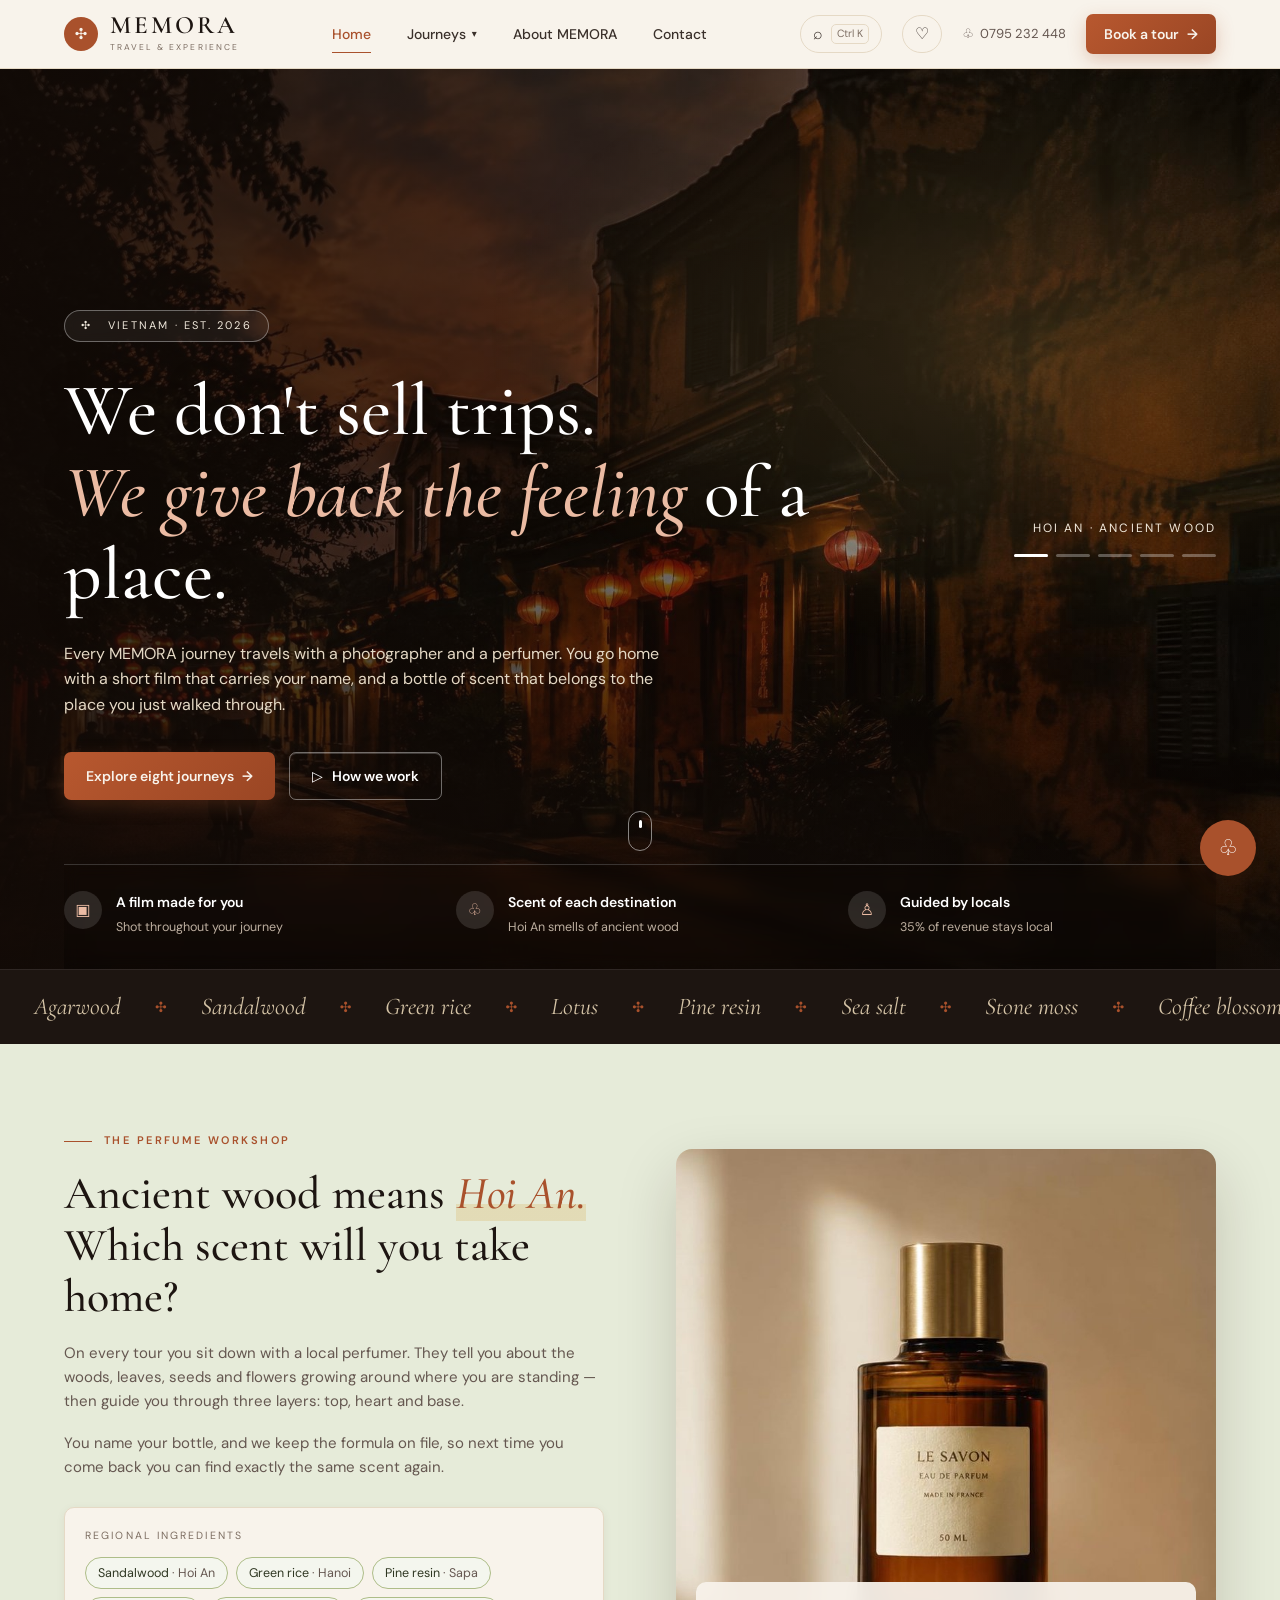
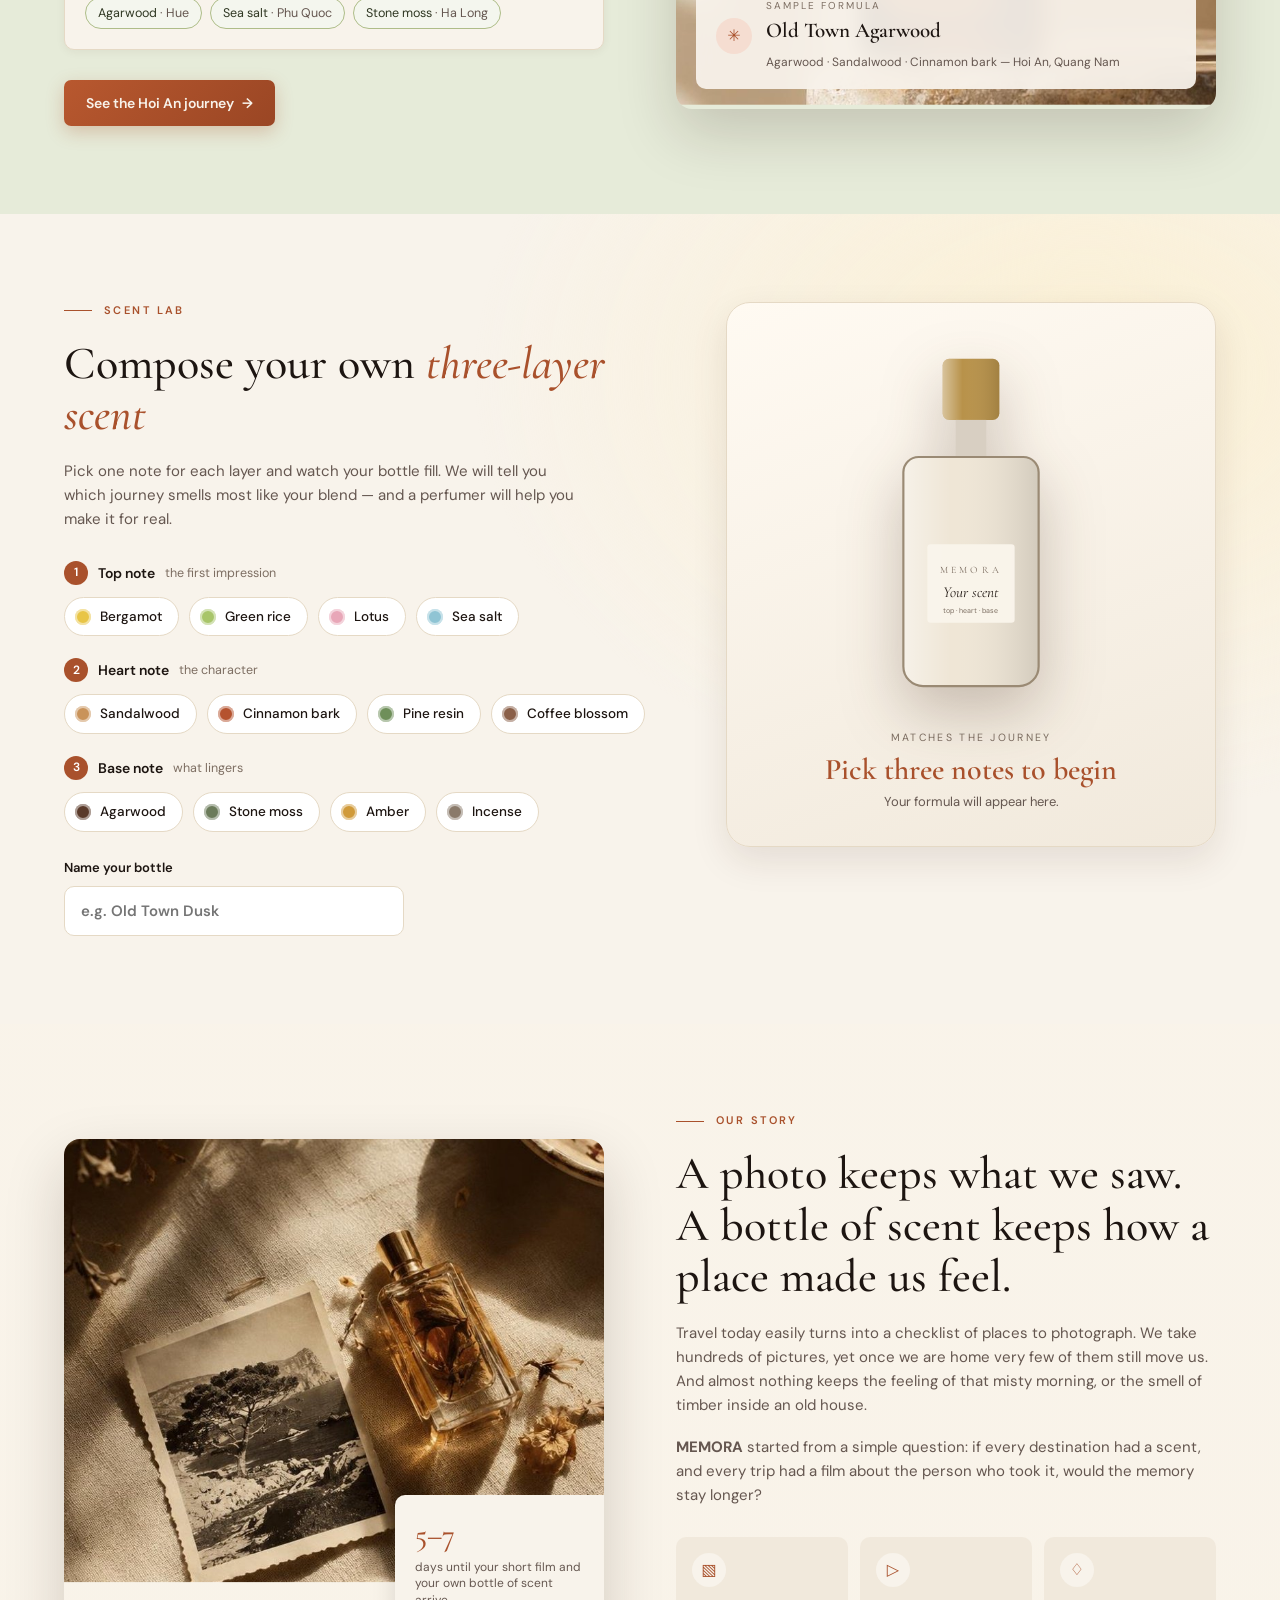
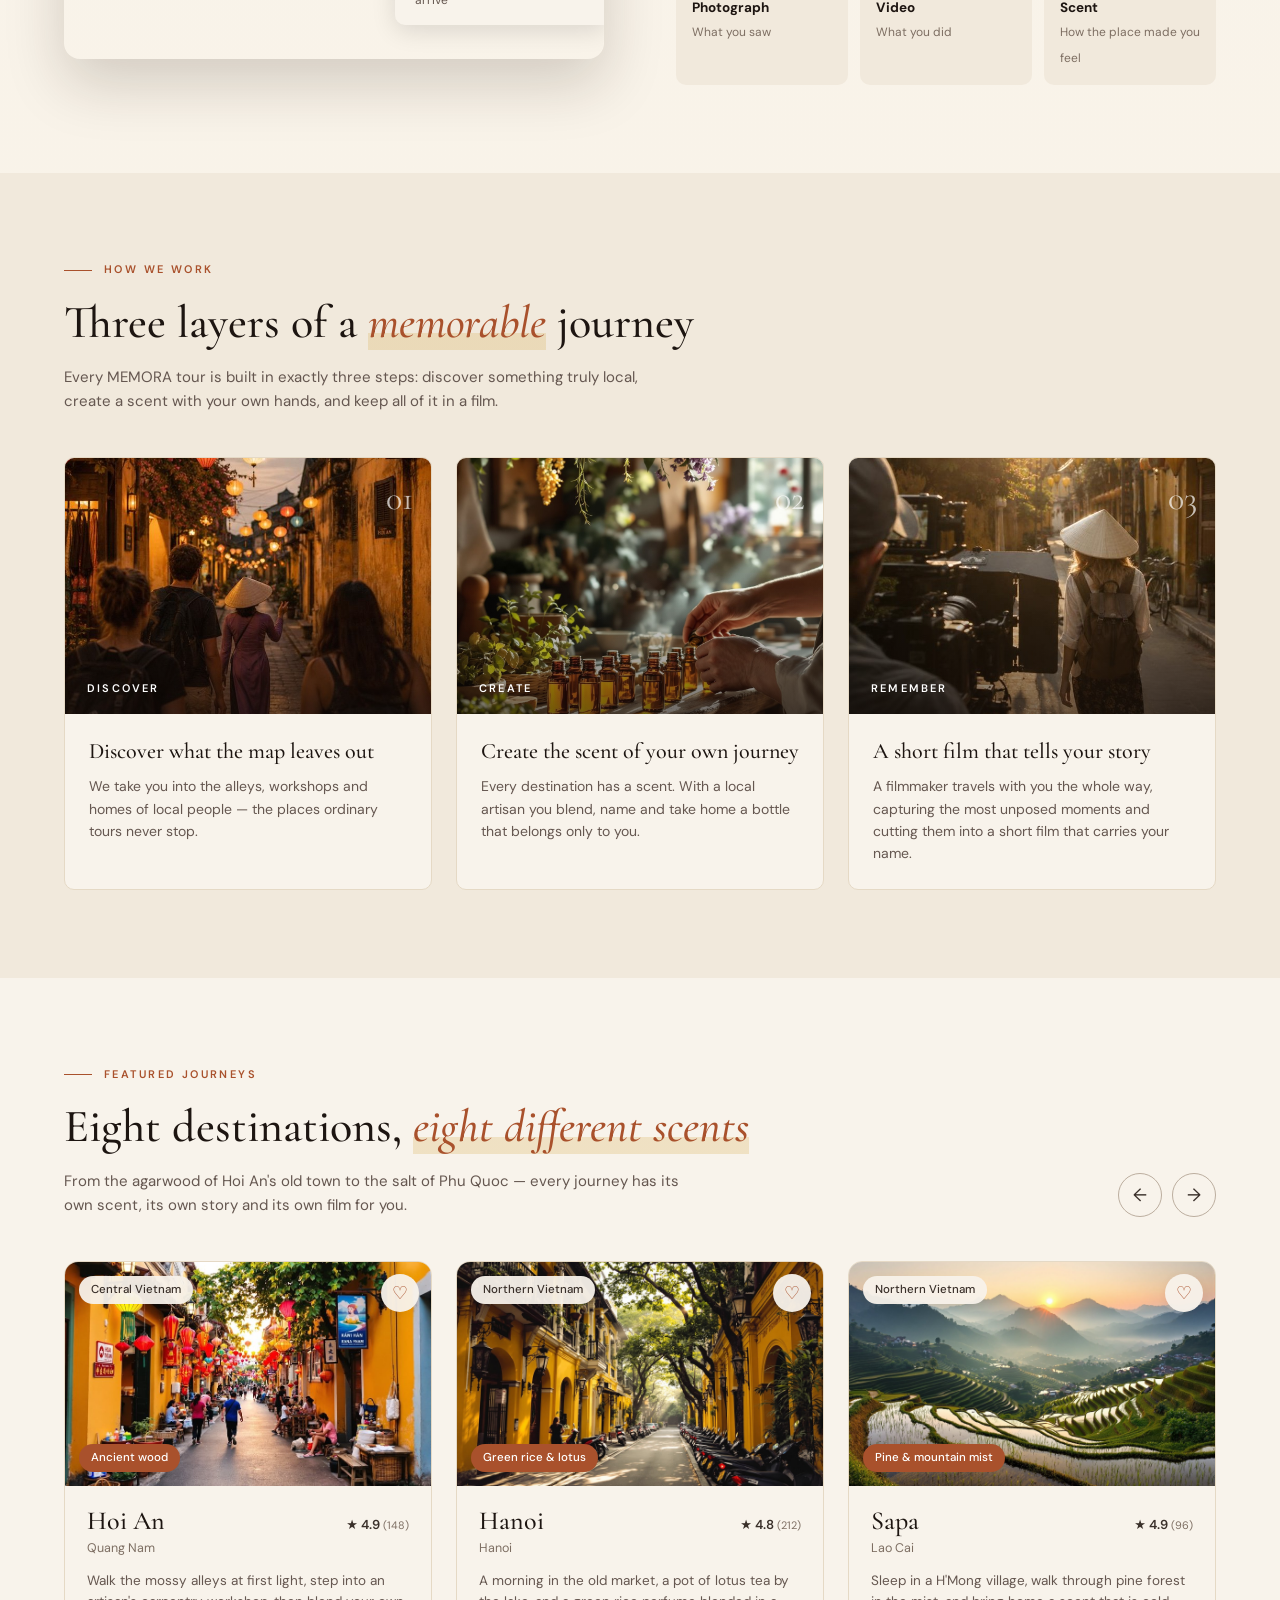
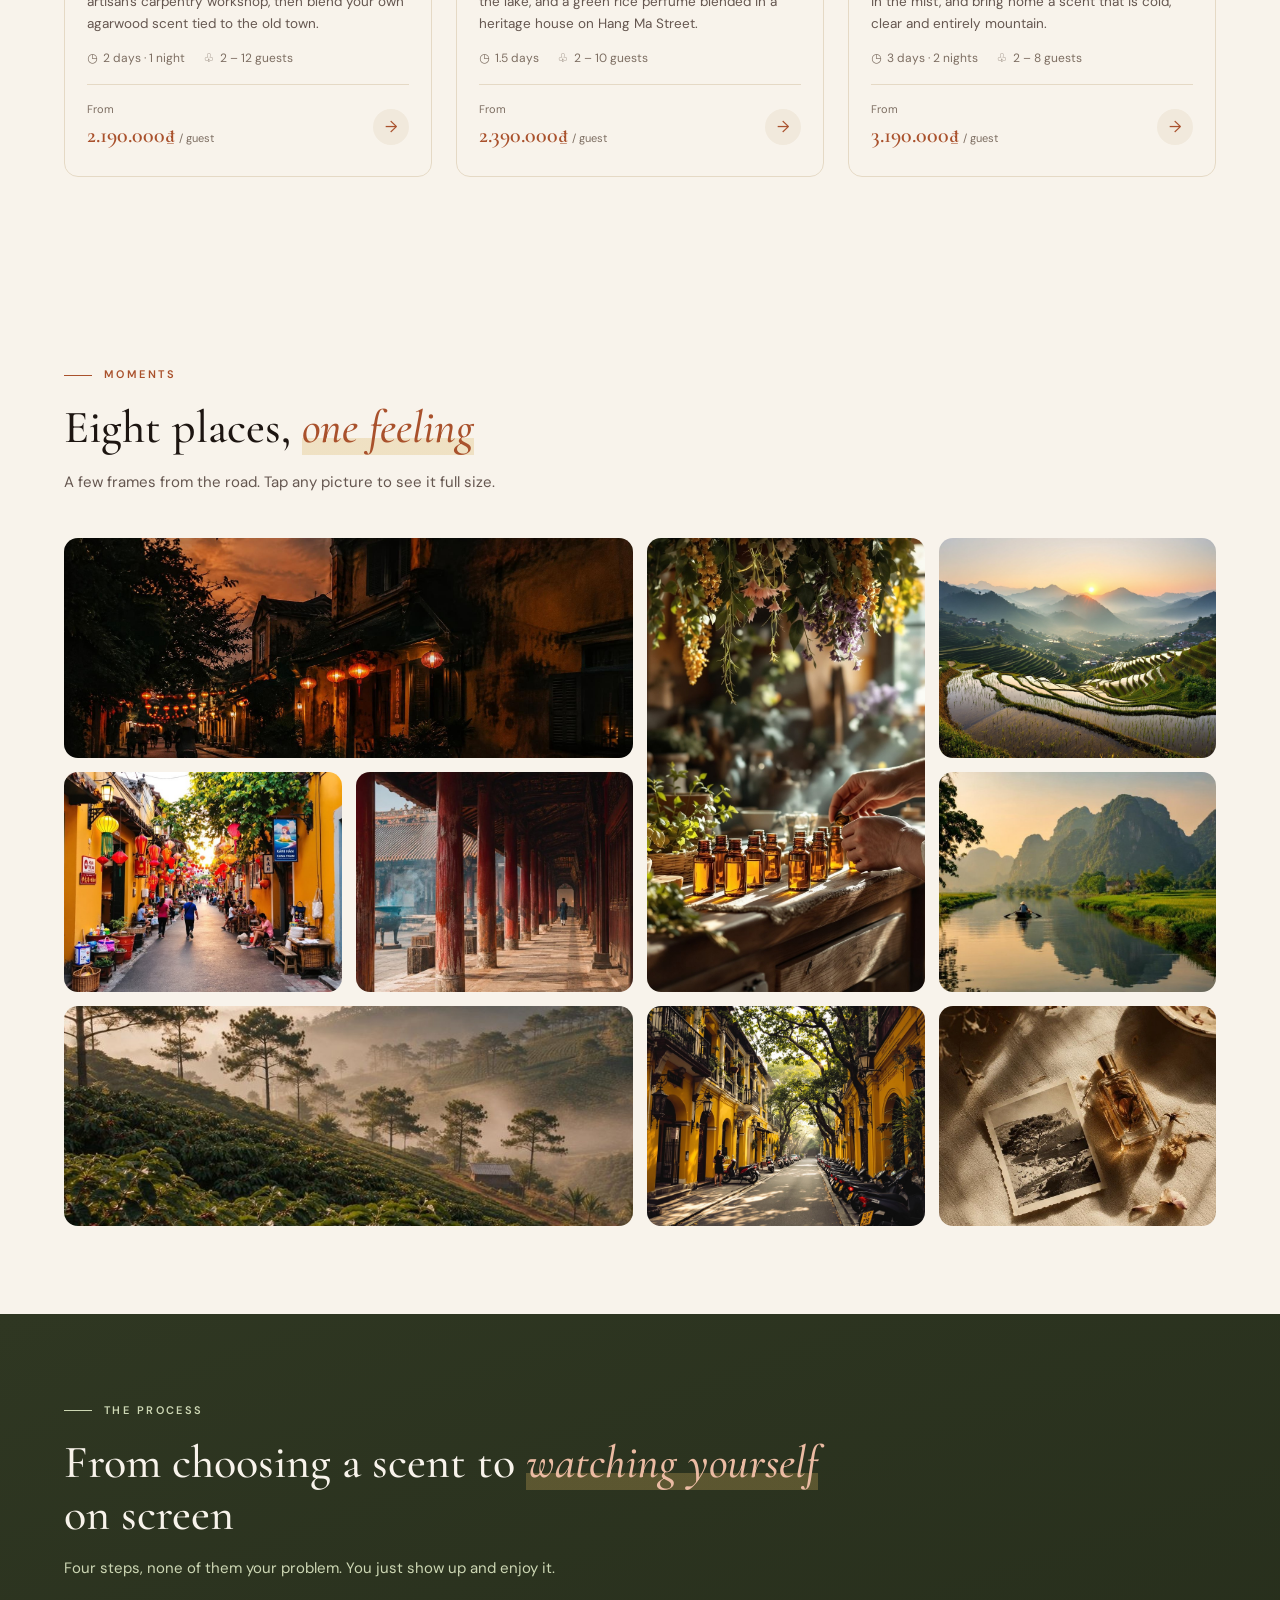
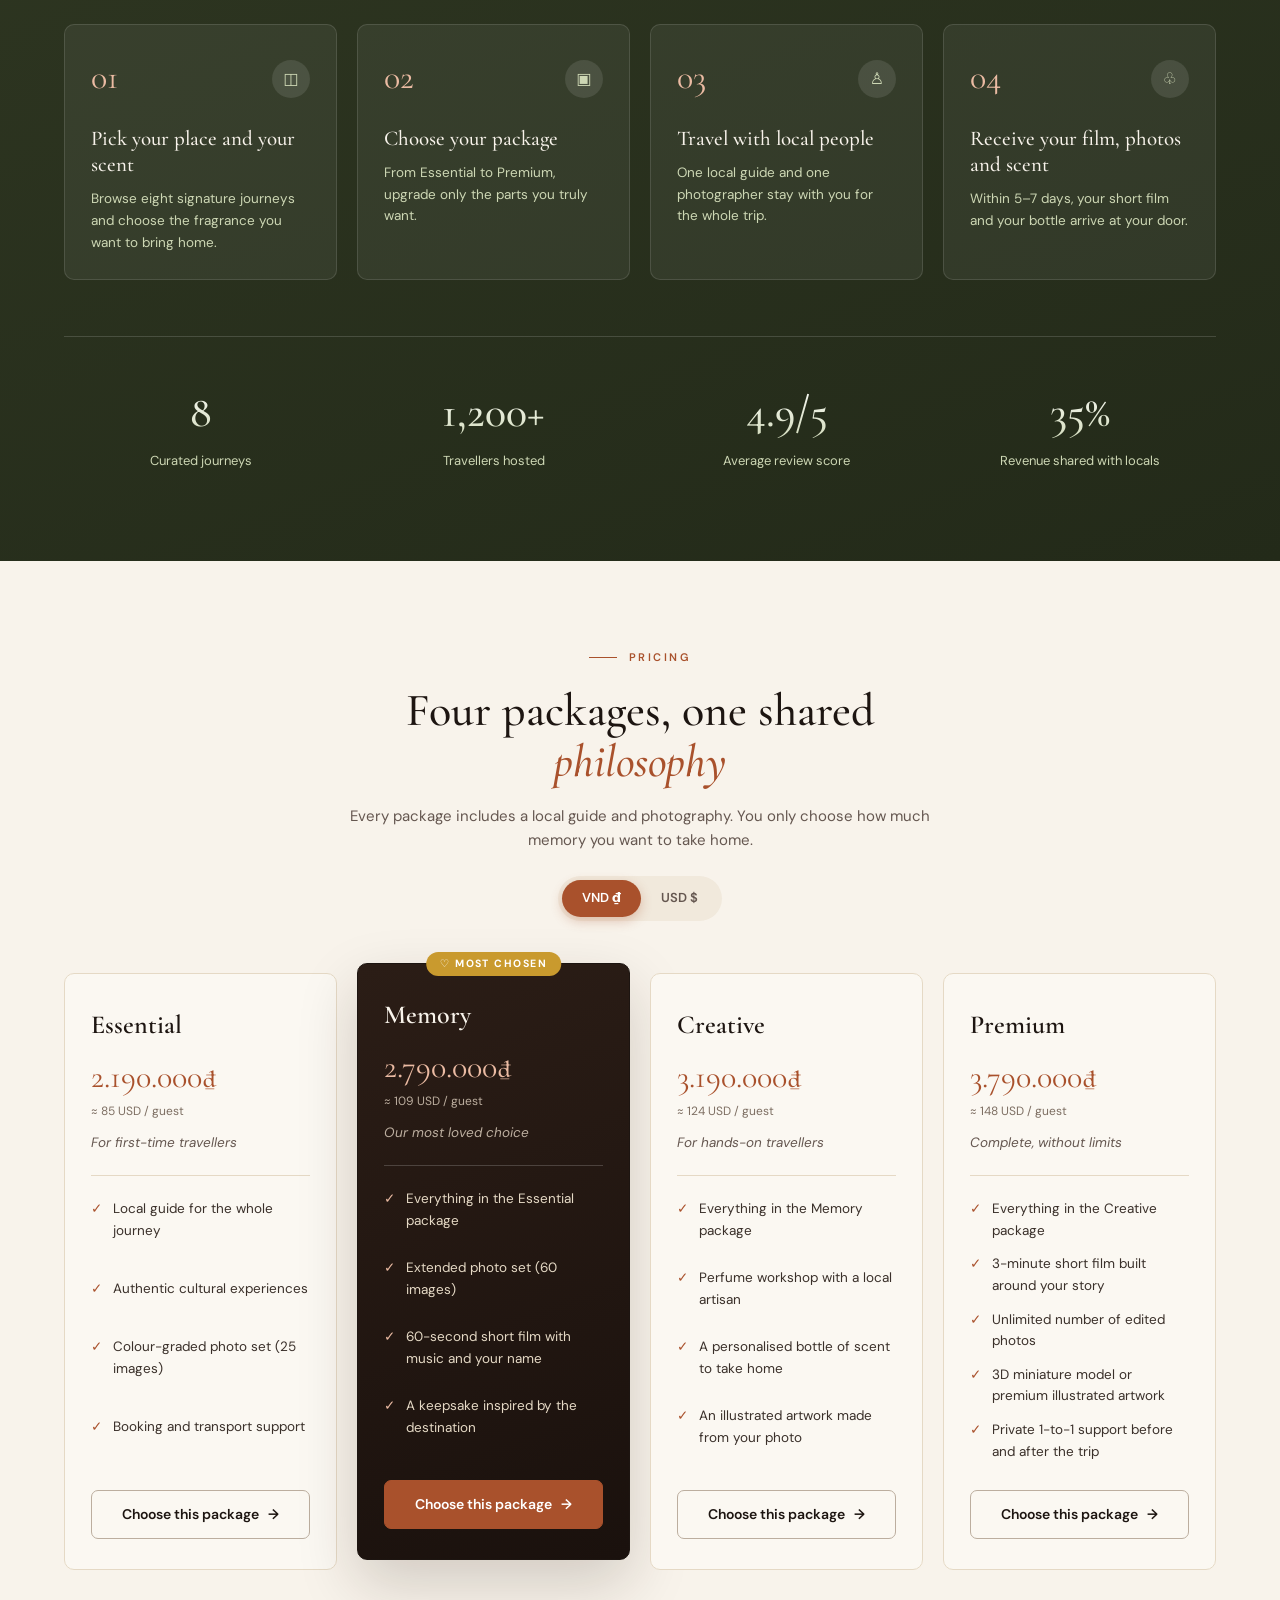
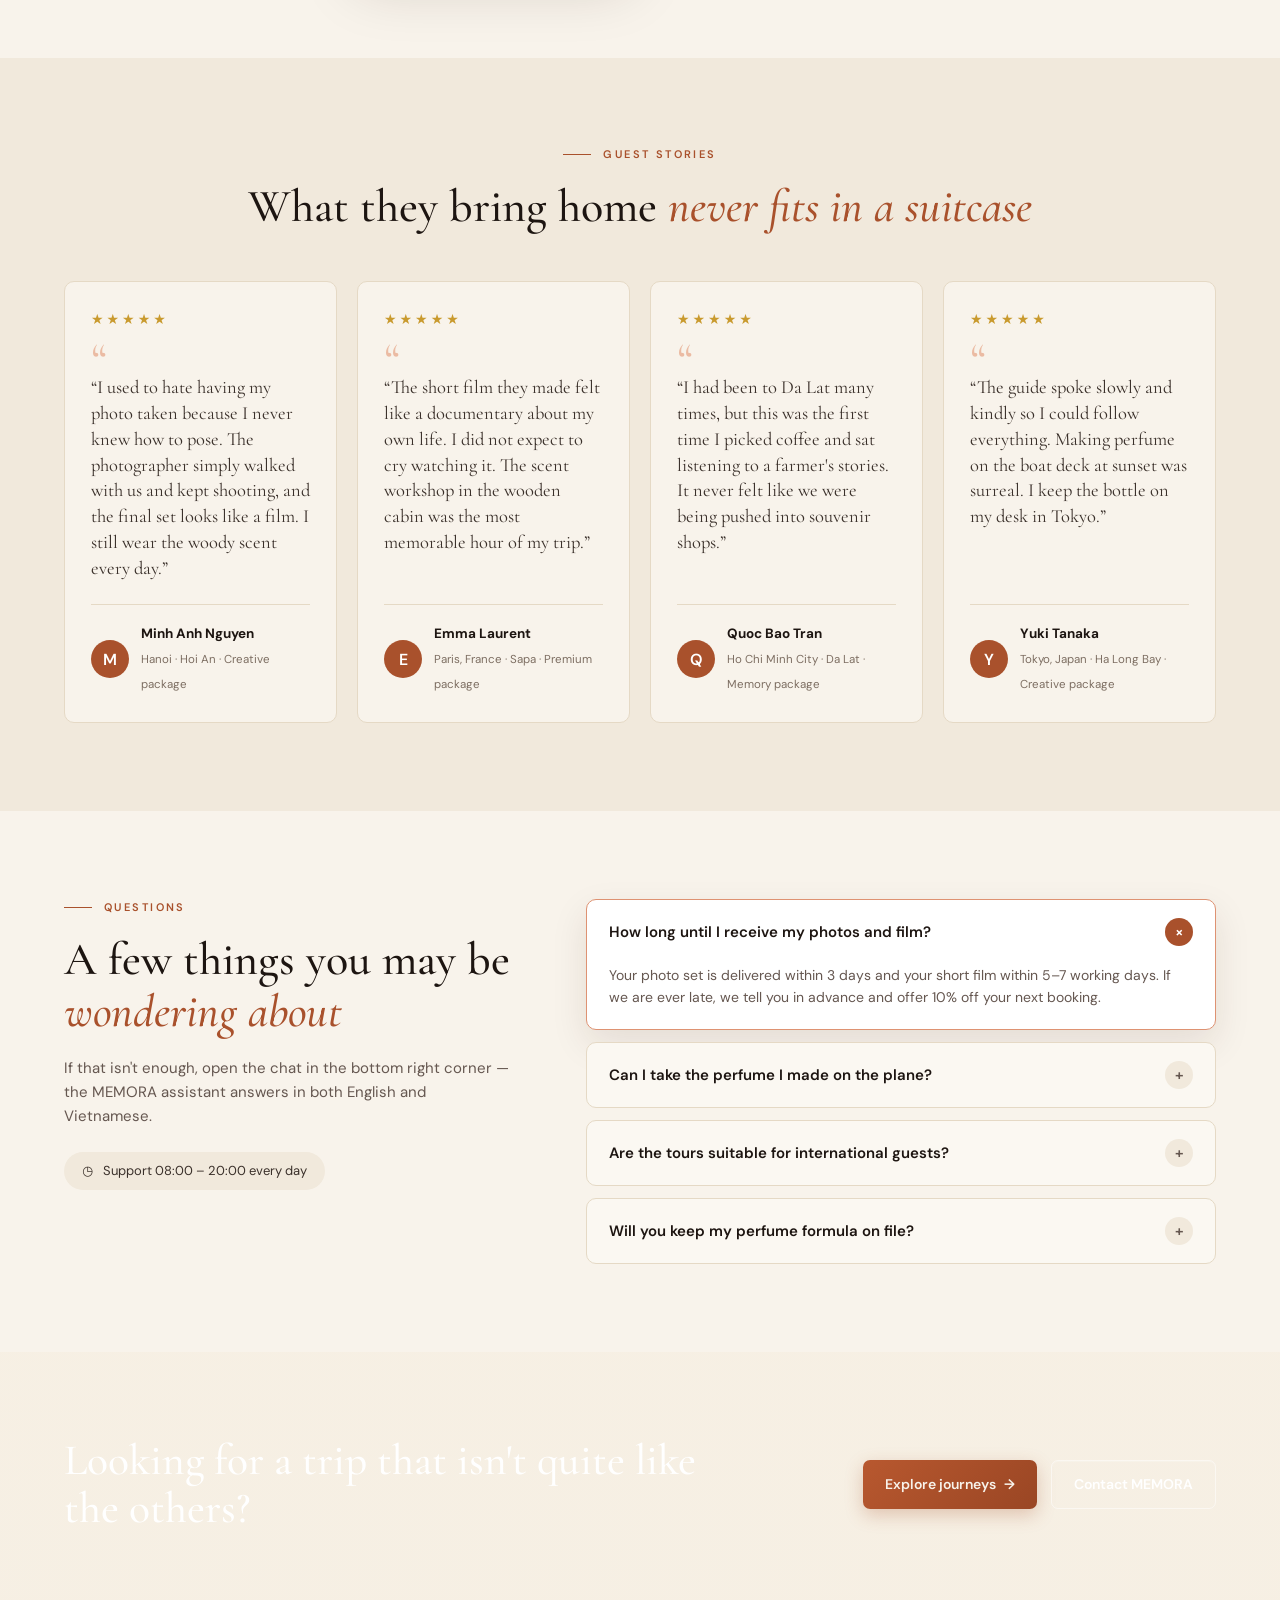
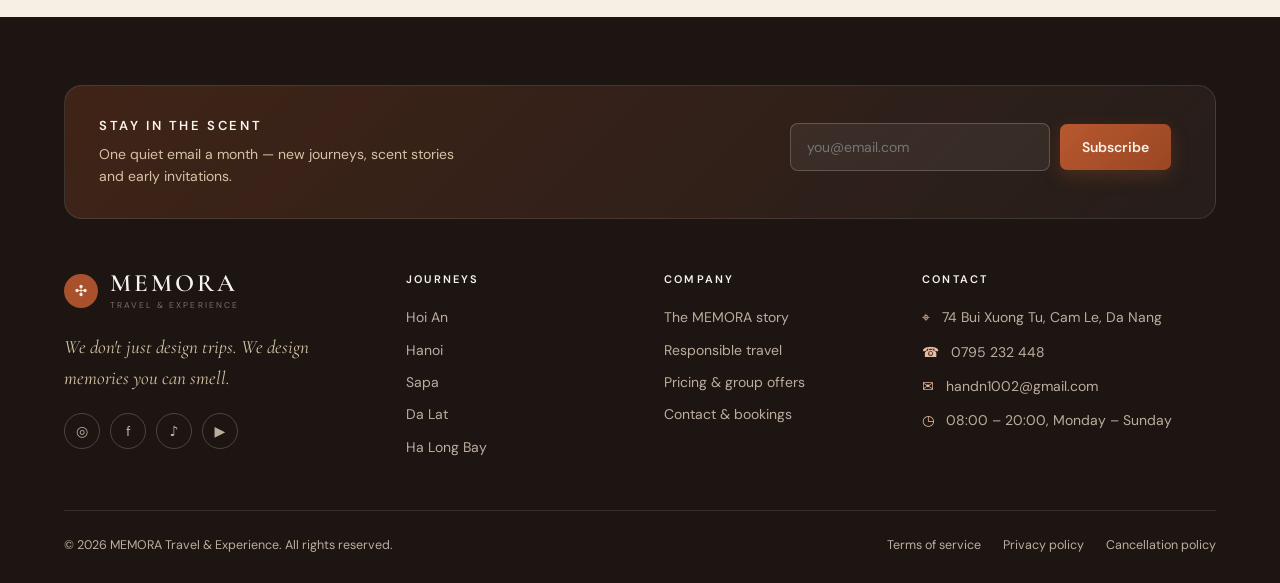
<file: memora-v5/index.html>
<!DOCTYPE html>
<html lang="en"><head><meta charset="UTF-8">
<meta name="viewport" content="width=device-width, initial-scale=1"><meta name="theme-color" content="#f8f3eb">
<meta name="description" content="MEMORA — Vietnam experiential tours and personalised scents. Thoughtful journeys, local makers and memories made to last.">
<title>MEMORA — Vietnam Experiential Tours &amp; Personalised Scents</title>
<link rel="preconnect" href="https://fonts.googleapis.com"><link rel="preconnect" href="https://fonts.gstatic.com" crossorigin>
<link href="https://fonts.googleapis.com/css2?family=Cormorant+Garamond:ital,wght@0,500;0,600;0,700;1,500;1,600&family=DM+Sans:wght@400;500;600;700&display=swap" rel="stylesheet">
<script>try{if(!sessionStorage.getItem('memoraSeen'))document.documentElement.classList.add('pl')}catch(e){}</script>
<link rel="stylesheet" href="assets/styles.css">
</head>
<body data-page="home" data-root="">
<div class="preloader" id="preloader"><div class="pl-mark">✣</div><div class="pl-word">MEMORA</div><div class="pl-sub">TRAVEL &amp; EXPERIENCE</div><div class="pl-bar"><i></i></div></div><div class="cursor" id="cursor"></div><div class="progress" id="progress"></div><div id="siteHeader"><header class="site-header"><div class="container nav">
      <a class="brand" href="index.html" aria-label="MEMORA home"><span class="brand-mark">✣</span><span><span class="brand-word">MEMORA</span><span class="brand-tag">TRAVEL &amp; EXPERIENCE</span></span></a>
      <nav class="nav-links" id="mainNav" aria-label="Main navigation">
        <a class="active" href="index.html">Home</a>
        <div class="has-mega"><a class="" href="journeys/index.html">Journeys <i class="caret">▾</i></a><div class="mega"><div class="mega-grid"><a class="mega-item" href="contact/index.html?journey=hoi-an" data-quickview="hoi-an"><img src="assets/img/hoi-an.jpg" alt="" loading="lazy"><span><b>Hoi An</b><small>Ancient wood</small></span></a><a class="mega-item" href="contact/index.html?journey=hanoi" data-quickview="hanoi"><img src="assets/img/hanoi.jpg" alt="" loading="lazy"><span><b>Hanoi</b><small>Green rice &amp; lotus</small></span></a><a class="mega-item" href="contact/index.html?journey=sapa" data-quickview="sapa"><img src="assets/img/sapa.jpg" alt="" loading="lazy"><span><b>Sapa</b><small>Pine &amp; mountain mist</small></span></a><a class="mega-item" href="contact/index.html?journey=da-lat" data-quickview="da-lat"><img src="assets/img/da-lat.jpg" alt="" loading="lazy"><span><b>Da Lat</b><small>Coffee &amp; pine</small></span></a><a class="mega-item" href="contact/index.html?journey=ha-long" data-quickview="ha-long"><img src="assets/img/ha-long.jpg" alt="" loading="lazy"><span><b>Ha Long Bay</b><small>Water &amp; stone moss</small></span></a><a class="mega-item" href="contact/index.html?journey=hue" data-quickview="hue"><img src="assets/img/hue.jpg" alt="" loading="lazy"><span><b>Hue</b><small>Incense &amp; the citadel</small></span></a><a class="mega-item" href="contact/index.html?journey=phu-quoc" data-quickview="phu-quoc"><img src="assets/img/phu-quoc.jpg" alt="" loading="lazy"><span><b>Phu Quoc</b><small>Salt &amp; sea</small></span></a><a class="mega-item" href="contact/index.html?journey=ninh-binh" data-quickview="ninh-binh"><img src="assets/img/ninh-binh.jpg" alt="" loading="lazy"><span><b>Ninh Binh</b><small>Limestone &amp; wet grass</small></span></a></div><a class="mega-all" href="journeys/index.html">View all eight journeys →</a></div></div>
        <a class="" href="about/index.html">About MEMORA</a>
        <a class="" href="contact/index.html">Contact</a>
      </nav>
      <div class="nav-right"><button class="icon-btn" id="searchBtn" type="button" aria-label="Search (Ctrl K)">⌕<kbd>Ctrl K</kbd></button><a class="icon-btn wish" href="journeys/index.html?saved=1" aria-label="Saved journeys">♡<span class="badge" id="wishCount" hidden>0</span></a><a class="nav-phone" href="tel:0795232448">♧ &nbsp;0795 232 448</a><a class="btn btn-primary" href="contact/index.html">Book a tour <span>→</span></a><button class="menu-toggle" id="menuToggle" aria-label="Open navigation">☰</button></div>
    </div></header></div><main id="app">
      <section class="home-hero"><div class="hero-slides" id="heroSlides"><div class="hero-slide on" data-cap="Hoi An · Ancient wood" style="background-image:url(assets/img/hero.jpg)"></div><div class="hero-slide" data-cap="Sapa · Pine &amp; mountain mist" style="background-image:url(assets/img/sapa.jpg)"></div><div class="hero-slide" data-cap="Ninh Binh · Limestone &amp; wet grass" style="background-image:url(assets/img/ninh-binh.jpg)"></div><div class="hero-slide" data-cap="Hue · Incense &amp; the citadel" style="background-image:url(assets/img/hue.jpg)"></div><div class="hero-slide" data-cap="Phu Quoc · Salt &amp; sea" style="background-image:url(assets/img/cta-river.jpg)"></div></div><div class="container hero-inner">
        <div class="home-eyebrow">✣ &nbsp; VIETNAM · EST. 2026</div>
        <h1>We don't sell trips.<br><em>We give back the feeling</em> of a place.</h1>
        <p>Every MEMORA journey travels with a photographer and a perfumer. You go home with a short film that carries your name, and a bottle of scent that belongs to the place you just walked through.</p>
        <div class="home-actions"><a class="btn btn-primary" href="journeys/index.html">Explore eight journeys <span>→</span></a><a class="btn btn-outline" href="index.html#how-we-work">▷ &nbsp; How we work</a></div>
        <div class="hero-proof"><div class="proof-item"><span class="proof-icon">▣</span><span><b>A film made for you</b><small>Shot throughout your journey</small></span></div><div class="proof-item"><span class="proof-icon">♧</span><span><b>Scent of each destination</b><small>Hoi An smells of ancient wood</small></span></div><div class="proof-item"><span class="proof-icon">♙</span><span><b>Guided by locals</b><small>35% of revenue stays local</small></span></div></div>
      </div><div class="hero-controls"><div class="hero-caption" id="heroCap"></div><div class="hero-dots" id="heroDots"></div></div><a class="scroll-cue" href="#scent-ticker" aria-label="Scroll down"><i></i></a></section>

      <div class="ticker" id="scent-ticker" aria-hidden="true"><div class="ticker-track"><span>Agarwood</span><i>✣</i><span>Sandalwood</span><i>✣</i><span>Green rice</span><i>✣</i><span>Lotus</span><i>✣</i><span>Pine resin</span><i>✣</i><span>Sea salt</span><i>✣</i><span>Stone moss</span><i>✣</i><span>Coffee blossom</span><i>✣</i><span>Cinnamon bark</span><i>✣</i><span>Incense</span><i>✣</i><span>Wet grass</span><i>✣</i><span>Bergamot</span><i>✣</i><span>Agarwood</span><i>✣</i><span>Sandalwood</span><i>✣</i><span>Green rice</span><i>✣</i><span>Lotus</span><i>✣</i><span>Pine resin</span><i>✣</i><span>Sea salt</span><i>✣</i><span>Stone moss</span><i>✣</i><span>Coffee blossom</span><i>✣</i><span>Cinnamon bark</span><i>✣</i><span>Incense</span><i>✣</i><span>Wet grass</span><i>✣</i><span>Bergamot</span><i>✣</i></div></div>

      <section class="workshop-section"><div class="container workshop-grid reveal"><div class="workshop-copy"><div class="eyebrow">THE PERFUME WORKSHOP</div><h2>Ancient wood means <em>Hoi An.</em><br>Which scent will you take home?</h2><p>On every tour you sit down with a local perfumer. They tell you about the woods, leaves, seeds and flowers growing around where you are standing — then guide you through three layers: top, heart and base.</p><p>You name your bottle, and we keep the formula on file, so next time you come back you can find exactly the same scent again.</p><div class="ingredient-box"><div class="ingredient-title">REGIONAL INGREDIENTS</div><div class="ingredient-pills"><span class="ingredient-pill">Sandalwood <span>· Hoi An</span></span><span class="ingredient-pill">Green rice <span>· Hanoi</span></span><span class="ingredient-pill">Pine resin <span>· Sapa</span></span><span class="ingredient-pill">Agarwood <span>· Hue</span></span><span class="ingredient-pill">Sea salt <span>· Phu Quoc</span></span><span class="ingredient-pill">Stone moss <span>· Ha Long</span></span></div></div><a class="btn btn-primary" href="contact/index.html?journey=hoi-an">See the Hoi An journey <span>→</span></a></div><div class="workshop-photo"><img data-parallax src="assets/img/perfume-workshop.jpg" alt="Amber perfume bottle from the MEMORA scent workshop"><div class="formula-card"><span class="formula-mark">✳</span><div><small>SAMPLE FORMULA</small><strong>Old Town Agarwood</strong><span>Agarwood · Sandalwood · Cinnamon bark — Hoi An, Quang Nam</span></div></div></div></div></section>

      <section class="lab-section" id="scent-lab"><div class="container lab-grid reveal"><div class="lab-copy"><div class="eyebrow">SCENT LAB</div><h2>Compose your own <em>three-layer scent</em></h2><p>Pick one note for each layer and watch your bottle fill. We will tell you which journey smells most like your blend — and a perfumer will help you make it for real.</p>
        <div class="lab-layer"><h4><span>1</span> Top note <small>the first impression</small></h4><div class="notes"><button type="button" class="note" data-layer="top" data-name="Bergamot" data-color="#e8c547" data-tags="ninh-binh"><i style="background:#e8c547"></i>Bergamot</button><button type="button" class="note" data-layer="top" data-name="Green rice" data-color="#a8c56a" data-tags="hanoi"><i style="background:#a8c56a"></i>Green rice</button><button type="button" class="note" data-layer="top" data-name="Lotus" data-color="#e8a7b8" data-tags="hanoi"><i style="background:#e8a7b8"></i>Lotus</button><button type="button" class="note" data-layer="top" data-name="Sea salt" data-color="#8fc4d4" data-tags="phu-quoc"><i style="background:#8fc4d4"></i>Sea salt</button></div></div>
        <div class="lab-layer"><h4><span>2</span> Heart note <small>the character</small></h4><div class="notes"><button type="button" class="note" data-layer="heart" data-name="Sandalwood" data-color="#c9935a" data-tags="hoi-an"><i style="background:#c9935a"></i>Sandalwood</button><button type="button" class="note" data-layer="heart" data-name="Cinnamon bark" data-color="#b5532f" data-tags="hoi-an"><i style="background:#b5532f"></i>Cinnamon bark</button><button type="button" class="note" data-layer="heart" data-name="Pine resin" data-color="#6f8f5a" data-tags="sapa"><i style="background:#6f8f5a"></i>Pine resin</button><button type="button" class="note" data-layer="heart" data-name="Coffee blossom" data-color="#8a5f48" data-tags="da-lat"><i style="background:#8a5f48"></i>Coffee blossom</button></div></div>
        <div class="lab-layer"><h4><span>3</span> Base note <small>what lingers</small></h4><div class="notes"><button type="button" class="note" data-layer="base" data-name="Agarwood" data-color="#5a3a2a" data-tags="hoi-an"><i style="background:#5a3a2a"></i>Agarwood</button><button type="button" class="note" data-layer="base" data-name="Stone moss" data-color="#6b7b5a" data-tags="ha-long"><i style="background:#6b7b5a"></i>Stone moss</button><button type="button" class="note" data-layer="base" data-name="Amber" data-color="#d09a3a" data-tags="da-lat"><i style="background:#d09a3a"></i>Amber</button><button type="button" class="note" data-layer="base" data-name="Incense" data-color="#8a7a6a" data-tags="hue"><i style="background:#8a7a6a"></i>Incense</button></div></div>
        <label class="lab-name"><span>Name your bottle</span><input id="labName" maxlength="22" placeholder="e.g. Old Town Dusk"></label></div>
        <div class="lab-stage"><svg class="bottle" viewBox="0 0 220 340" aria-label="Your scent bottle"><defs><clipPath id="glass"><path d="M62 110 h96 a14 14 0 0 1 14 14 v178 a18 18 0 0 1 -18 18 h-88 a18 18 0 0 1 -18 -18 v-178 a14 14 0 0 1 14 -14z"/></clipPath><linearGradient id="shine" x1="0" x2="1"><stop offset="0" stop-color="#fff" stop-opacity=".45"/><stop offset=".35" stop-color="#fff" stop-opacity="0"/><stop offset="1" stop-color="#000" stop-opacity=".12"/></linearGradient></defs>
          <rect x="84" y="20" width="52" height="56" rx="6" fill="#b8924a"/><rect x="84" y="20" width="52" height="56" rx="6" fill="url(#shine)"/><rect x="96" y="76" width="28" height="34" fill="#d8cfc2"/>
          <g clip-path="url(#glass)"><rect x="40" y="100" width="140" height="240" fill="#efe6d6"/><rect id="lyTop" class="ly" x="40" y="320" width="140" height="0" fill="#e8c547"/><rect id="lyHeart" class="ly" x="40" y="320" width="140" height="0" fill="#c9935a"/><rect id="lyBase" class="ly" x="40" y="320" width="140" height="0" fill="#5a3a2a"/></g>
          <path d="M62 110 h96 a14 14 0 0 1 14 14 v178 a18 18 0 0 1 -18 18 h-88 a18 18 0 0 1 -18 -18 v-178 a14 14 0 0 1 14 -14z" fill="url(#shine)" stroke="#9a8a74" stroke-width="2"/>
          <rect x="70" y="190" width="80" height="72" rx="3" fill="#faf5ec" opacity=".96"/><text x="110" y="216" text-anchor="middle" font-family="Cormorant Garamond,Georgia,serif" font-size="9" letter-spacing="3" fill="#7d6e62">MEMORA</text><text id="svgName" x="110" y="238" text-anchor="middle" font-family="Cormorant Garamond,Georgia,serif" font-size="14" font-style="italic" fill="#2b221d">Your scent</text><text id="svgNotes" x="110" y="253" text-anchor="middle" font-family="DM Sans,sans-serif" font-size="6.5" fill="#7d6e62">top · heart · base</text></svg>
          <div class="lab-result" id="labResult"><small>MATCHES THE JOURNEY</small><strong id="labTour">Pick three notes to begin</strong><span id="labFormula">Your formula will appear here.</span><a class="btn btn-primary" id="labBook" href="contact/index.html" hidden>Book this journey <span>→</span></a></div></div></div></section>

      <section class="story-section"><div class="container story-grid reveal"><div class="story-photo"><img data-parallax src="assets/img/our-story.jpg" alt="A bottle of scent beside a travel photograph"><div class="delivery-note"><strong>5–7</strong><span>days until your short film and your own bottle of scent arrive</span></div></div><div class="story-copy"><div class="eyebrow">OUR STORY</div><h2>A photo keeps what we saw. A bottle of scent keeps how a place made us feel.</h2><p>Travel today easily turns into a checklist of places to photograph. We take hundreds of pictures, yet once we are home very few of them still move us. And almost nothing keeps the feeling of that misty morning, or the smell of timber inside an old house.</p><p><strong>MEMORA</strong> started from a simple question: if every destination had a scent, and every trip had a film about the person who took it, would the memory stay longer?</p><div class="story-points"><div class="story-point"><span class="point-icon">▧</span><b>Photograph</b><small>What you saw</small></div><div class="story-point"><span class="point-icon">▷</span><b>Video</b><small>What you did</small></div><div class="story-point"><span class="point-icon">♢</span><b>Scent</b><small>How the place made you feel</small></div></div></div></div></section>

      <section class="how-section" id="how-we-work"><div class="container"><div class="eyebrow">HOW WE WORK</div><h2 class="section-title">Three layers of a <em>memorable</em> journey</h2><p class="section-intro">Every MEMORA tour is built in exactly three steps: discover something truly local, create a scent with your own hands, and keep all of it in a film.</p><div class="steps-grid reveal"><article class="step-card"><div class="step-image"><img src="assets/img/step-discover.jpg" alt="DISCOVER" loading="lazy"><span class="step-no">01</span><span class="step-label">DISCOVER</span></div><div class="step-copy"><h3>Discover what the map leaves out</h3><p>We take you into the alleys, workshops and homes of local people — the places ordinary tours never stop.</p></div></article><article class="step-card"><div class="step-image"><img src="assets/img/step-create.jpg" alt="CREATE" loading="lazy"><span class="step-no">02</span><span class="step-label">CREATE</span></div><div class="step-copy"><h3>Create the scent of your own journey</h3><p>Every destination has a scent. With a local artisan you blend, name and take home a bottle that belongs only to you.</p></div></article><article class="step-card"><div class="step-image"><img src="assets/img/step-remember.jpg" alt="REMEMBER" loading="lazy"><span class="step-no">03</span><span class="step-label">REMEMBER</span></div><div class="step-copy"><h3>A short film that tells your story</h3><p>A filmmaker travels with you the whole way, capturing the most unposed moments and cutting them into a short film that carries your name.</p></div></article></div></div></section>

      <section class="featured-section"><div class="container"><div class="section-head-row reveal"><div><div class="eyebrow">FEATURED JOURNEYS</div><h2 class="section-title">Eight destinations, <em>eight different scents</em></h2><p class="section-intro">From the agarwood of Hoi An's old town to the salt of Phu Quoc — every journey has its own scent, its own story and its own film for you.</p></div><div class="strip-actions"><button class="round-arrow" id="tourPrev" aria-label="Previous journeys">←</button><button class="round-arrow" id="tourNext" aria-label="Next journeys">→</button></div></div><div class="tour-strip reveal" id="featuredStrip"><article class="tour-card" data-slug="hoi-an" data-region="Central Vietnam" data-price="2190000" data-rating="4.9" data-name="hoi an quang nam ancient wood"><a href="contact/index.html?journey=hoi-an" data-quickview="hoi-an" aria-label="Explore Hoi An">
      <div class="tour-card-image"><img src="assets/img/hoi-an.jpg" alt="Hoi An" loading="lazy"><span class="region-pill">Central Vietnam</span><span class="scent-pill">Ancient wood</span></div>
      <div class="tour-card-body"><div class="tour-card-title"><h3>Hoi An</h3><span class="tour-rating">★ 4.9 <small>(148)</small></span></div>
        <div class="tour-place">Quang Nam</div><p>Walk the mossy alleys at first light, step into an artisan&#x27;s carpentry workshop, then blend your own agarwood scent tied to the old town.</p>
        <div class="tour-meta"><span>◷ &nbsp;2 days · 1 night</span><span>♧ &nbsp;2 – 12 guests</span></div>
        <div class="tour-price-row"><div><small>From</small><strong>2.190.000₫<em> / guest</em></strong></div><span class="card-arrow">→</span></div>
      </div></a><button class="heart" type="button" data-heart="hoi-an" aria-label="Save Hoi An">♡</button></article><article class="tour-card" data-slug="hanoi" data-region="Northern Vietnam" data-price="2390000" data-rating="4.8" data-name="hanoi hanoi green rice &amp; lotus"><a href="contact/index.html?journey=hanoi" data-quickview="hanoi" aria-label="Explore Hanoi">
      <div class="tour-card-image"><img src="assets/img/hanoi.jpg" alt="Hanoi" loading="lazy"><span class="region-pill">Northern Vietnam</span><span class="scent-pill">Green rice &amp; lotus</span></div>
      <div class="tour-card-body"><div class="tour-card-title"><h3>Hanoi</h3><span class="tour-rating">★ 4.8 <small>(212)</small></span></div>
        <div class="tour-place">Hanoi</div><p>A morning in the old market, a pot of lotus tea by the lake, and a green rice perfume blended in a heritage house on Hang Ma Street.</p>
        <div class="tour-meta"><span>◷ &nbsp;1.5 days</span><span>♧ &nbsp;2 – 10 guests</span></div>
        <div class="tour-price-row"><div><small>From</small><strong>2.390.000₫<em> / guest</em></strong></div><span class="card-arrow">→</span></div>
      </div></a><button class="heart" type="button" data-heart="hanoi" aria-label="Save Hanoi">♡</button></article><article class="tour-card" data-slug="sapa" data-region="Northern Vietnam" data-price="3190000" data-rating="4.9" data-name="sapa lao cai pine &amp; mountain mist"><a href="contact/index.html?journey=sapa" data-quickview="sapa" aria-label="Explore Sapa">
      <div class="tour-card-image"><img src="assets/img/sapa.jpg" alt="Sapa" loading="lazy"><span class="region-pill">Northern Vietnam</span><span class="scent-pill">Pine &amp; mountain mist</span></div>
      <div class="tour-card-body"><div class="tour-card-title"><h3>Sapa</h3><span class="tour-rating">★ 4.9 <small>(96)</small></span></div>
        <div class="tour-place">Lao Cai</div><p>Sleep in a H&#x27;Mong village, walk through pine forest in the mist, and bring home a scent that is cold, clear and entirely mountain.</p>
        <div class="tour-meta"><span>◷ &nbsp;3 days · 2 nights</span><span>♧ &nbsp;2 – 8 guests</span></div>
        <div class="tour-price-row"><div><small>From</small><strong>3.190.000₫<em> / guest</em></strong></div><span class="card-arrow">→</span></div>
      </div></a><button class="heart" type="button" data-heart="sapa" aria-label="Save Sapa">♡</button></article><article class="tour-card" data-slug="da-lat" data-region="Southern Vietnam" data-price="2790000" data-rating="4.9" data-name="da lat lam dong coffee &amp; pine"><a href="contact/index.html?journey=da-lat" data-quickview="da-lat" aria-label="Explore Da Lat">
      <div class="tour-card-image"><img src="assets/img/da-lat.jpg" alt="Da Lat" loading="lazy"><span class="region-pill">Southern Vietnam</span><span class="scent-pill">Coffee &amp; pine</span></div>
      <div class="tour-card-body"><div class="tour-card-title"><h3>Da Lat</h3><span class="tour-rating">★ 4.9 <small>(187)</small></span></div>
        <div class="tour-place">Lam Dong</div><p>Pick coffee with farmers in the morning, blend scent in a wooden house on the pine hill in the afternoon, then watch a short film about yourself at night.</p>
        <div class="tour-meta"><span>◷ &nbsp;2 days · 1 night</span><span>♧ &nbsp;2 – 10 guests</span></div>
        <div class="tour-price-row"><div><small>From</small><strong>2.790.000₫<em> / guest</em></strong></div><span class="card-arrow">→</span></div>
      </div></a><button class="heart" type="button" data-heart="da-lat" aria-label="Save Da Lat">♡</button></article><article class="tour-card" data-slug="ha-long" data-region="Northern Vietnam" data-price="2990000" data-rating="4.8" data-name="ha long bay quang ninh water &amp; stone moss"><a href="contact/index.html?journey=ha-long" data-quickview="ha-long" aria-label="Explore Ha Long Bay">
      <div class="tour-card-image"><img src="assets/img/ha-long.jpg" alt="Ha Long Bay" loading="lazy"><span class="region-pill">Northern Vietnam</span><span class="scent-pill">Water &amp; stone moss</span></div>
      <div class="tour-card-body"><div class="tour-card-title"><h3>Ha Long Bay</h3><span class="tour-rating">★ 4.8 <small>(133)</small></span></div>
        <div class="tour-place">Quang Ninh</div><p>Sleep on the bay, kayak into sheltered rock hollows, and blend a stone-moss scent on the boat deck at sunset.</p>
        <div class="tour-meta"><span>◷ &nbsp;1.5 days</span><span>♧ &nbsp;2 – 12 guests</span></div>
        <div class="tour-price-row"><div><small>From</small><strong>2.990.000₫<em> / guest</em></strong></div><span class="card-arrow">→</span></div>
      </div></a><button class="heart" type="button" data-heart="ha-long" aria-label="Save Ha Long Bay">♡</button></article><article class="tour-card" data-slug="hue" data-region="Central Vietnam" data-price="2590000" data-rating="4.8" data-name="hue thua thien hue incense &amp; the citadel"><a href="contact/index.html?journey=hue" data-quickview="hue" aria-label="Explore Hue">
      <div class="tour-card-image"><img src="assets/img/hue.jpg" alt="Hue" loading="lazy"><span class="region-pill">Central Vietnam</span><span class="scent-pill">Incense &amp; the citadel</span></div>
      <div class="tour-card-body"><div class="tour-card-title"><h3>Hue</h3><span class="tour-rating">★ 4.8 <small>(121)</small></span></div>
        <div class="tour-place">Thua Thien Hue</div><p>Hear Nguyen dynasty stories inside the Imperial City, learn incense making from the artisans of Thuy Xuan village, and bring home the scent of a dynasty.</p>
        <div class="tour-meta"><span>◷ &nbsp;2 days · 1 night</span><span>♧ &nbsp;2 – 12 guests</span></div>
        <div class="tour-price-row"><div><small>From</small><strong>2.590.000₫<em> / guest</em></strong></div><span class="card-arrow">→</span></div>
      </div></a><button class="heart" type="button" data-heart="hue" aria-label="Save Hue">♡</button></article><article class="tour-card" data-slug="phu-quoc" data-region="Southern Vietnam" data-price="3790000" data-rating="4.7" data-name="phu quoc kien giang salt &amp; sea"><a href="contact/index.html?journey=phu-quoc" data-quickview="phu-quoc" aria-label="Explore Phu Quoc">
      <div class="tour-card-image"><img src="assets/img/phu-quoc.jpg" alt="Phu Quoc" loading="lazy"><span class="region-pill">Southern Vietnam</span><span class="scent-pill">Salt &amp; sea</span></div>
      <div class="tour-card-body"><div class="tour-card-title"><h3>Phu Quoc</h3><span class="tour-rating">★ 4.7 <small>(89)</small></span></div>
        <div class="tour-place">Kien Giang</div><p>Sail out to a fishing village at sunrise, learn fish-sauce making with a family that has done it for generations, and blend the salted scent of the sea.</p>
        <div class="tour-meta"><span>◷ &nbsp;3 days · 2 nights</span><span>♧ &nbsp;2 – 10 guests</span></div>
        <div class="tour-price-row"><div><small>From</small><strong>3.790.000₫<em> / guest</em></strong></div><span class="card-arrow">→</span></div>
      </div></a><button class="heart" type="button" data-heart="phu-quoc" aria-label="Save Phu Quoc">♡</button></article><article class="tour-card" data-slug="ninh-binh" data-region="Northern Vietnam" data-price="2190000" data-rating="4.8" data-name="ninh binh ninh binh limestone &amp; wet grass"><a href="contact/index.html?journey=ninh-binh" data-quickview="ninh-binh" aria-label="Explore Ninh Binh">
      <div class="tour-card-image"><img src="assets/img/ninh-binh.jpg" alt="Ninh Binh" loading="lazy"><span class="region-pill">Northern Vietnam</span><span class="scent-pill">Limestone &amp; wet grass</span></div>
      <div class="tour-card-body"><div class="tour-card-title"><h3>Ninh Binh</h3><span class="tour-rating">★ 4.8 <small>(164)</small></span></div>
        <div class="tour-place">Ninh Binh</div><p>A day drifting by boat through caves, cycling between limestone peaks, and blending a wet grass scent right at the foot of the mountains.</p>
        <div class="tour-meta"><span>◷ &nbsp;1 day</span><span>♧ &nbsp;2 – 14 guests</span></div>
        <div class="tour-price-row"><div><small>From</small><strong>2.190.000₫<em> / guest</em></strong></div><span class="card-arrow">→</span></div>
      </div></a><button class="heart" type="button" data-heart="ninh-binh" aria-label="Save Ninh Binh">♡</button></article></div></div></section>

      <section class="gallery-section"><div class="container"><div class="section-head-row reveal"><div><div class="eyebrow">MOMENTS</div><h2 class="section-title">Eight places, <em>one feeling</em></h2><p class="section-intro">A few frames from the road. Tap any picture to see it full size.</p></div></div><div class="gallery-grid reveal"><button type="button" class="g-item g-wide" data-lightbox="assets/img/hero.jpg" data-cap="Hoi An at dusk"><img src="assets/img/hero.jpg" alt="Hoi An at dusk" loading="lazy"><span>Hoi An at dusk</span></button><button type="button" class="g-item g-tall" data-lightbox="assets/img/step-create.jpg" data-cap="Blending with a local perfumer"><img src="assets/img/step-create.jpg" alt="Blending with a local perfumer" loading="lazy"><span>Blending with a local perfumer</span></button><button type="button" class="g-item " data-lightbox="assets/img/sapa.jpg" data-cap="Sapa at sunrise"><img src="assets/img/sapa.jpg" alt="Sapa at sunrise" loading="lazy"><span>Sapa at sunrise</span></button><button type="button" class="g-item " data-lightbox="assets/img/hoi-an.jpg" data-cap="Hoi An old town"><img src="assets/img/hoi-an.jpg" alt="Hoi An old town" loading="lazy"><span>Hoi An old town</span></button><button type="button" class="g-item " data-lightbox="assets/img/hue.jpg" data-cap="The Imperial City, Hue"><img src="assets/img/hue.jpg" alt="The Imperial City, Hue" loading="lazy"><span>The Imperial City, Hue</span></button><button type="button" class="g-item " data-lightbox="assets/img/ninh-binh.jpg" data-cap="Ninh Binh by boat"><img src="assets/img/ninh-binh.jpg" alt="Ninh Binh by boat" loading="lazy"><span>Ninh Binh by boat</span></button><button type="button" class="g-item g-wide" data-lightbox="assets/img/da-lat.jpg" data-cap="Da Lat coffee hills"><img src="assets/img/da-lat.jpg" alt="Da Lat coffee hills" loading="lazy"><span>Da Lat coffee hills</span></button><button type="button" class="g-item " data-lightbox="assets/img/hanoi.jpg" data-cap="Hanoi tree-lined streets"><img src="assets/img/hanoi.jpg" alt="Hanoi tree-lined streets" loading="lazy"><span>Hanoi tree-lined streets</span></button><button type="button" class="g-item " data-lightbox="assets/img/our-story.jpg" data-cap="A photograph, a scent, a memory"><img src="assets/img/our-story.jpg" alt="A photograph, a scent, a memory" loading="lazy"><span>A photograph, a scent, a memory</span></button></div></div></section>
      <section class="process-section"><div class="container"><div class="eyebrow">THE PROCESS</div><h2 class="section-title">From choosing a scent to <em>watching yourself</em><br>on screen</h2><p class="section-intro">Four steps, none of them your problem. You just show up and enjoy it.</p><div class="process-grid reveal">
        <article class="process-card"><div class="process-top"><span class="process-no">01</span><span class="process-icon">◫</span></div><h3>Pick your place and your scent</h3><p>Browse eight signature journeys and choose the fragrance you want to bring home.</p></article>
        <article class="process-card"><div class="process-top"><span class="process-no">02</span><span class="process-icon">▣</span></div><h3>Choose your package</h3><p>From Essential to Premium, upgrade only the parts you truly want.</p></article>
        <article class="process-card"><div class="process-top"><span class="process-no">03</span><span class="process-icon">♙</span></div><h3>Travel with local people</h3><p>One local guide and one photographer stay with you for the whole trip.</p></article>
        <article class="process-card"><div class="process-top"><span class="process-no">04</span><span class="process-icon">♧</span></div><h3>Receive your film, photos and scent</h3><p>Within 5–7 days, your short film and your bottle arrive at your door.</p></article>
      </div><div class="stats-row reveal"><div class="stat"><strong data-count="8">8</strong><span>Curated journeys</span></div><div class="stat"><strong data-count="1200" data-suffix="+" data-comma="1">1,200+</strong><span>Travellers hosted</span></div><div class="stat"><strong>4.9/5</strong><span>Average review score</span></div><div class="stat"><strong data-count="35" data-suffix="%">35%</strong><span>Revenue shared with locals</span></div></div></div></section>

      <section class="pricing-section" id="pricing"><div class="container"><div class="pricing-heading"><div class="eyebrow">PRICING</div><h2>Four packages, one shared <em>philosophy</em></h2><p>Every package includes a local guide and photography. You only choose how much memory you want to take home.</p><div class="currency-toggle" id="currencyToggle"><button class="active" data-cur="VND">VND ₫</button><button data-cur="USD">USD $</button></div></div><div class="package-grid reveal"><article class="package-card "><div class="package-name">Essential</div><div class="package-price" data-vnd="2.190.000₫" data-usd="$85">2.190.000₫</div><div class="package-usd" data-vnd="≈ 85 USD / guest" data-usd="≈ 2.190.000₫ / guest">≈ 85 USD / guest</div><p class="package-tagline">For first-time travellers</p><div class="package-divider"></div><ul class="package-features"><li>Local guide for the whole journey</li><li>Authentic cultural experiences</li><li>Colour-graded photo set (25 images)</li><li>Booking and transport support</li></ul><a class="package-cta" href="contact/index.html?package=Essential">Choose this package &nbsp; →</a></article><article class="package-card popular"><span class="popular-tag">♡ MOST CHOSEN</span><div class="package-name">Memory</div><div class="package-price" data-vnd="2.790.000₫" data-usd="$109">2.790.000₫</div><div class="package-usd" data-vnd="≈ 109 USD / guest" data-usd="≈ 2.790.000₫ / guest">≈ 109 USD / guest</div><p class="package-tagline">Our most loved choice</p><div class="package-divider"></div><ul class="package-features"><li>Everything in the Essential package</li><li>Extended photo set (60 images)</li><li>60-second short film with music and your name</li><li>A keepsake inspired by the destination</li></ul><a class="package-cta" href="contact/index.html?package=Memory">Choose this package &nbsp; →</a></article><article class="package-card "><div class="package-name">Creative</div><div class="package-price" data-vnd="3.190.000₫" data-usd="$124">3.190.000₫</div><div class="package-usd" data-vnd="≈ 124 USD / guest" data-usd="≈ 3.190.000₫ / guest">≈ 124 USD / guest</div><p class="package-tagline">For hands-on travellers</p><div class="package-divider"></div><ul class="package-features"><li>Everything in the Memory package</li><li>Perfume workshop with a local artisan</li><li>A personalised bottle of scent to take home</li><li>An illustrated artwork made from your photo</li></ul><a class="package-cta" href="contact/index.html?package=Creative">Choose this package &nbsp; →</a></article><article class="package-card "><div class="package-name">Premium</div><div class="package-price" data-vnd="3.790.000₫" data-usd="$148">3.790.000₫</div><div class="package-usd" data-vnd="≈ 148 USD / guest" data-usd="≈ 3.790.000₫ / guest">≈ 148 USD / guest</div><p class="package-tagline">Complete, without limits</p><div class="package-divider"></div><ul class="package-features"><li>Everything in the Creative package</li><li>3-minute short film built around your story</li><li>Unlimited number of edited photos</li><li>3D miniature model or premium illustrated artwork</li><li>Private 1-to-1 support before and after the trip</li></ul><a class="package-cta" href="contact/index.html?package=Premium">Choose this package &nbsp; →</a></article></div></div></section>

      <section class="testimonials-section"><div class="container"><div class="testimonials-heading"><div class="eyebrow">GUEST STORIES</div><h2>What they bring home <em>never fits in a suitcase</em></h2></div><div class="testimonial-grid reveal">
        <article class="testimonial-card"><div class="stars">★★★★★</div><blockquote>“I used to hate having my photo taken because I never knew how to pose. The photographer simply walked with us and kept shooting, and the final set looks like a film. I still wear the woody scent every day.”</blockquote><div class="testimonial-person"><span class="avatar">M</span><div><strong>Minh Anh Nguyen</strong><small>Hanoi · Hoi An · Creative package</small></div></div></article>
        <article class="testimonial-card"><div class="stars">★★★★★</div><blockquote>“The short film they made felt like a documentary about my own life. I did not expect to cry watching it. The scent workshop in the wooden cabin was the most memorable hour of my trip.”</blockquote><div class="testimonial-person"><span class="avatar">E</span><div><strong>Emma Laurent</strong><small>Paris, France · Sapa · Premium package</small></div></div></article>
        <article class="testimonial-card"><div class="stars">★★★★★</div><blockquote>“I had been to Da Lat many times, but this was the first time I picked coffee and sat listening to a farmer's stories. It never felt like we were being pushed into souvenir shops.”</blockquote><div class="testimonial-person"><span class="avatar">Q</span><div><strong>Quoc Bao Tran</strong><small>Ho Chi Minh City · Da Lat · Memory package</small></div></div></article>
        <article class="testimonial-card"><div class="stars">★★★★★</div><blockquote>“The guide spoke slowly and kindly so I could follow everything. Making perfume on the boat deck at sunset was surreal. I keep the bottle on my desk in Tokyo.”</blockquote><div class="testimonial-person"><span class="avatar">Y</span><div><strong>Yuki Tanaka</strong><small>Tokyo, Japan · Ha Long Bay · Creative package</small></div></div></article>
      </div></div></section>

      <section class="faq-section"><div class="container faq-grid reveal"><div class="faq-copy"><div class="eyebrow">QUESTIONS</div><h2>A few things you may be <em>wondering about</em></h2><p>If that isn't enough, open the chat in the bottom right corner — the MEMORA assistant answers in both English and Vietnamese.</p><div class="support-hours"><span>◷</span>Support 08:00 – 20:00 every day</div></div><div class="faq-list">
        <article class="faq-item open"><button class="faq-question" type="button">How long until I receive my photos and film?<span class="faq-toggle">×</span></button><div class="faq-answer">Your photo set is delivered within 3 days and your short film within 5–7 working days. If we are ever late, we tell you in advance and offer 10% off your next booking.</div></article>
        <article class="faq-item"><button class="faq-question" type="button">Can I take the perfume I made on the plane?<span class="faq-toggle">+</span></button><div class="faq-answer">We prepare your bottle carefully for the journey home. Airline and airport liquid rules can vary, so please check your airline's current cabin-baggage allowance before departure. Our team can advise you when you book.</div></article>
        <article class="faq-item"><button class="faq-question" type="button">Are the tours suitable for international guests?<span class="faq-toggle">+</span></button><div class="faq-answer">Yes. MEMORA offers English and Vietnamese language support, and each journey is accompanied by a local guide. Our groups are kept small so guests can enjoy the experience at a comfortable pace.</div></article>
        <article class="faq-item"><button class="faq-question" type="button">Will you keep my perfume formula on file?<span class="faq-toggle">+</span></button><div class="faq-answer">Yes. You name your bottle, and we keep the formula on file, so next time you come back you can find exactly the same scent again.</div></article>
      </div></div></section>
      <section class="bottom-cta"><div class="container bottom-cta-inner"><h2>Looking for a trip that isn't quite like the others?</h2><div class="bottom-cta-actions"><a class="btn btn-primary" href="journeys/index.html">Explore journeys <span>→</span></a><a class="btn btn-outline" href="contact/index.html">Contact MEMORA</a></div></div></section>
    </main><div id="siteFooter"><footer class="footer"><div class="container">
      <div class="newsletter"><div><h4>Stay in the scent</h4><p>One quiet email a month — new journeys, scent stories and early invitations.</p></div><form id="newsForm"><input type="email" required placeholder="you@email.com" aria-label="Email address"><button class="btn btn-primary" type="submit">Subscribe</button><span class="news-msg" id="newsMsg"></span></form></div>
      <div class="footer-grid">
        <div><a class="brand" href="index.html"><span class="brand-mark">✣</span><span><span class="brand-word">MEMORA</span><span class="brand-tag">TRAVEL &amp; EXPERIENCE</span></span></a>
          <p class="footer-intro">We don't just design trips. We design memories you can smell.</p>
          <div class="socials"><a href="index.html#instagram" aria-label="Instagram">◎</a><a href="index.html#facebook" aria-label="Facebook">f</a><a href="index.html#tiktok" aria-label="TikTok">♪</a><a href="index.html#youtube" aria-label="YouTube">▶</a></div>
        </div>
        <div><h4>Journeys</h4><div class="footer-links"><a href="contact/index.html?journey=hoi-an">Hoi An</a><a href="contact/index.html?journey=hanoi">Hanoi</a><a href="contact/index.html?journey=sapa">Sapa</a><a href="contact/index.html?journey=da-lat">Da Lat</a><a href="contact/index.html?journey=ha-long">Ha Long Bay</a></div></div>
        <div><h4>Company</h4><div class="footer-links"><a href="about/index.html">The MEMORA story</a><a href="about/index.html#principles">Responsible travel</a><a href="index.html#pricing">Pricing &amp; group offers</a><a href="contact/index.html">Contact &amp; bookings</a></div></div>
        <div><h4>Contact</h4><div class="contact-lines">
          <div class="contact-line"><span class="ico">⌖</span><span>74 Bui Xuong Tu, Cam Le, Da Nang</span></div>
          <div class="contact-line"><span class="ico">☎</span><a href="tel:0795232448">0795 232 448</a></div>
          <div class="contact-line"><span class="ico">✉</span><a href="mailto:handn1002@gmail.com">handn1002@gmail.com</a></div>
          <div class="contact-line"><span class="ico">◷</span><span>08:00 – 20:00, Monday – Sunday</span></div>
        </div></div>
      </div>
      <div class="footer-bottom"><span>© 2026 MEMORA Travel &amp; Experience. All rights reserved.</span><div class="footer-legal"><a href="contact/index.html#policies">Terms of service</a><a href="contact/index.html#policies">Privacy policy</a><a href="contact/index.html#policies">Cancellation policy</a></div></div>
    </div></footer></div><div id="siteChat"><div class="chat-panel" id="chatPanel" aria-live="polite" hidden><div class="chat-head"><div><strong>MEMORA assistant</strong><small>English · Vietnamese · 08:00–20:00</small></div><button class="chat-close" id="chatClose" aria-label="Close chat">×</button></div><div class="chat-body" id="chatBody"><div class="chat-msg">Hello! Welcome to MEMORA. How can we help you plan a journey or choose a scent?</div><div class="chat-msg">Xin chào! MEMORA có thể hỗ trợ bạn tìm hiểu hành trình và đặt tour.</div></div><form class="chat-form" id="chatForm"><input id="chatInput" placeholder="Write a message…" aria-label="Write a message"><button type="submit">Send</button></form></div><button class="chat-launch" id="chatLaunch" aria-label="Open MEMORA assistant">♧</button></div><button class="to-top" id="toTop" aria-label="Back to top">↑</button><div class="modal" id="tourModal" hidden><div class="modal-backdrop" data-close></div><div class="modal-card" role="dialog" aria-modal="true" aria-labelledby="mTitle"><button class="modal-x" data-close aria-label="Close">×</button><div class="modal-img"><img id="mImg" alt=""><span class="scent-pill" id="mScent"></span></div><div class="modal-body"><div class="tour-place" id="mPlace"></div><h3 id="mTitle"></h3><div class="tour-rating" id="mRating"></div><p id="mDesc"></p><ul class="modal-list"><li>Local guide and photographer for the whole journey</li><li>Perfume workshop with a local artisan</li><li>Short film and photo set delivered in 5–7 days</li></ul><div class="tour-meta" id="mMeta"></div><div class="season"><small>BEST TIME TO GO</small><div class="months" id="mMonths"></div></div><div class="modal-foot"><div><small>From</small><strong id="mPrice"></strong></div><div class="modal-actions"><button class="btn btn-outline" id="mSave" type="button">♡ Save</button><a class="btn btn-primary" id="mBook" href="#">Book this journey <span>→</span></a></div></div></div></div></div><div class="cmdk" id="cmdk" hidden><div class="cmdk-back" data-cmdk-close></div><div class="cmdk-box" role="dialog" aria-label="Search"><input id="cmdkInput" placeholder="Search journeys, pages, scents…" autocomplete="off" aria-label="Search"><ul id="cmdkList"></ul><div class="cmdk-foot"><span>↑↓ navigate</span><span>↵ open</span><span>esc close</span></div></div></div>
<div class="lightbox" id="lightbox" hidden><button class="lb-x" data-lb-close aria-label="Close">×</button><button class="lb-nav prev" id="lbPrev" aria-label="Previous">←</button><figure><img id="lbImg" alt=""><figcaption id="lbCap"></figcaption></figure><button class="lb-nav next" id="lbNext" aria-label="Next">→</button></div>
<div class="mobile-bar"><a href="tel:0795232448">☎ Call</a><a class="btn btn-primary" href="contact/index.html">Book a tour →</a></div>
<script>window.MEMORA_TOURS={"hoi-an": {"name": "Hoi An", "region": "Central Vietnam", "scent": "Ancient wood", "place": "Quang Nam", "desc": "Walk the mossy alleys at first light, step into an artisan's carpentry workshop, then blend your own agarwood scent tied to the old town.", "dur": "2 days \u00b7 1 night", "guests": "2 \u2013 12 guests", "price": 2190000, "rating": "4.9", "n": "148", "img": "hoi-an.jpg", "best": [2, 3, 4, 5]}, "hanoi": {"name": "Hanoi", "region": "Northern Vietnam", "scent": "Green rice & lotus", "place": "Hanoi", "desc": "A morning in the old market, a pot of lotus tea by the lake, and a green rice perfume blended in a heritage house on Hang Ma Street.", "dur": "1.5 days", "guests": "2 \u2013 10 guests", "price": 2390000, "rating": "4.8", "n": "212", "img": "hanoi.jpg", "best": [3, 4, 9, 10, 11]}, "sapa": {"name": "Sapa", "region": "Northern Vietnam", "scent": "Pine & mountain mist", "place": "Lao Cai", "desc": "Sleep in a H'Mong village, walk through pine forest in the mist, and bring home a scent that is cold, clear and entirely mountain.", "dur": "3 days \u00b7 2 nights", "guests": "2 \u2013 8 guests", "price": 3190000, "rating": "4.9", "n": "96", "img": "sapa.jpg", "best": [3, 4, 5, 9, 10]}, "da-lat": {"name": "Da Lat", "region": "Southern Vietnam", "scent": "Coffee & pine", "place": "Lam Dong", "desc": "Pick coffee with farmers in the morning, blend scent in a wooden house on the pine hill in the afternoon, then watch a short film about yourself at night.", "dur": "2 days \u00b7 1 night", "guests": "2 \u2013 10 guests", "price": 2790000, "rating": "4.9", "n": "187", "img": "da-lat.jpg", "best": [11, 12, 1, 2, 3]}, "ha-long": {"name": "Ha Long Bay", "region": "Northern Vietnam", "scent": "Water & stone moss", "place": "Quang Ninh", "desc": "Sleep on the bay, kayak into sheltered rock hollows, and blend a stone-moss scent on the boat deck at sunset.", "dur": "1.5 days", "guests": "2 \u2013 12 guests", "price": 2990000, "rating": "4.8", "n": "133", "img": "ha-long.jpg", "best": [3, 4, 5, 9, 10, 11]}, "hue": {"name": "Hue", "region": "Central Vietnam", "scent": "Incense & the citadel", "place": "Thua Thien Hue", "desc": "Hear Nguyen dynasty stories inside the Imperial City, learn incense making from the artisans of Thuy Xuan village, and bring home the scent of a dynasty.", "dur": "2 days \u00b7 1 night", "guests": "2 \u2013 12 guests", "price": 2590000, "rating": "4.8", "n": "121", "img": "hue.jpg", "best": [1, 2, 3, 4]}, "phu-quoc": {"name": "Phu Quoc", "region": "Southern Vietnam", "scent": "Salt & sea", "place": "Kien Giang", "desc": "Sail out to a fishing village at sunrise, learn fish-sauce making with a family that has done it for generations, and blend the salted scent of the sea.", "dur": "3 days \u00b7 2 nights", "guests": "2 \u2013 10 guests", "price": 3790000, "rating": "4.7", "n": "89", "img": "phu-quoc.jpg", "best": [11, 12, 1, 2, 3, 4]}, "ninh-binh": {"name": "Ninh Binh", "region": "Northern Vietnam", "scent": "Limestone & wet grass", "place": "Ninh Binh", "desc": "A day drifting by boat through caves, cycling between limestone peaks, and blending a wet grass scent right at the foot of the mountains.", "dur": "1 day", "guests": "2 \u2013 14 guests", "price": 2190000, "rating": "4.8", "n": "164", "img": "ninh-binh.jpg", "best": [3, 4, 5, 6, 9, 10, 11]}};</script>
<script src="assets/app.js"></script>
</body></html>
</file>
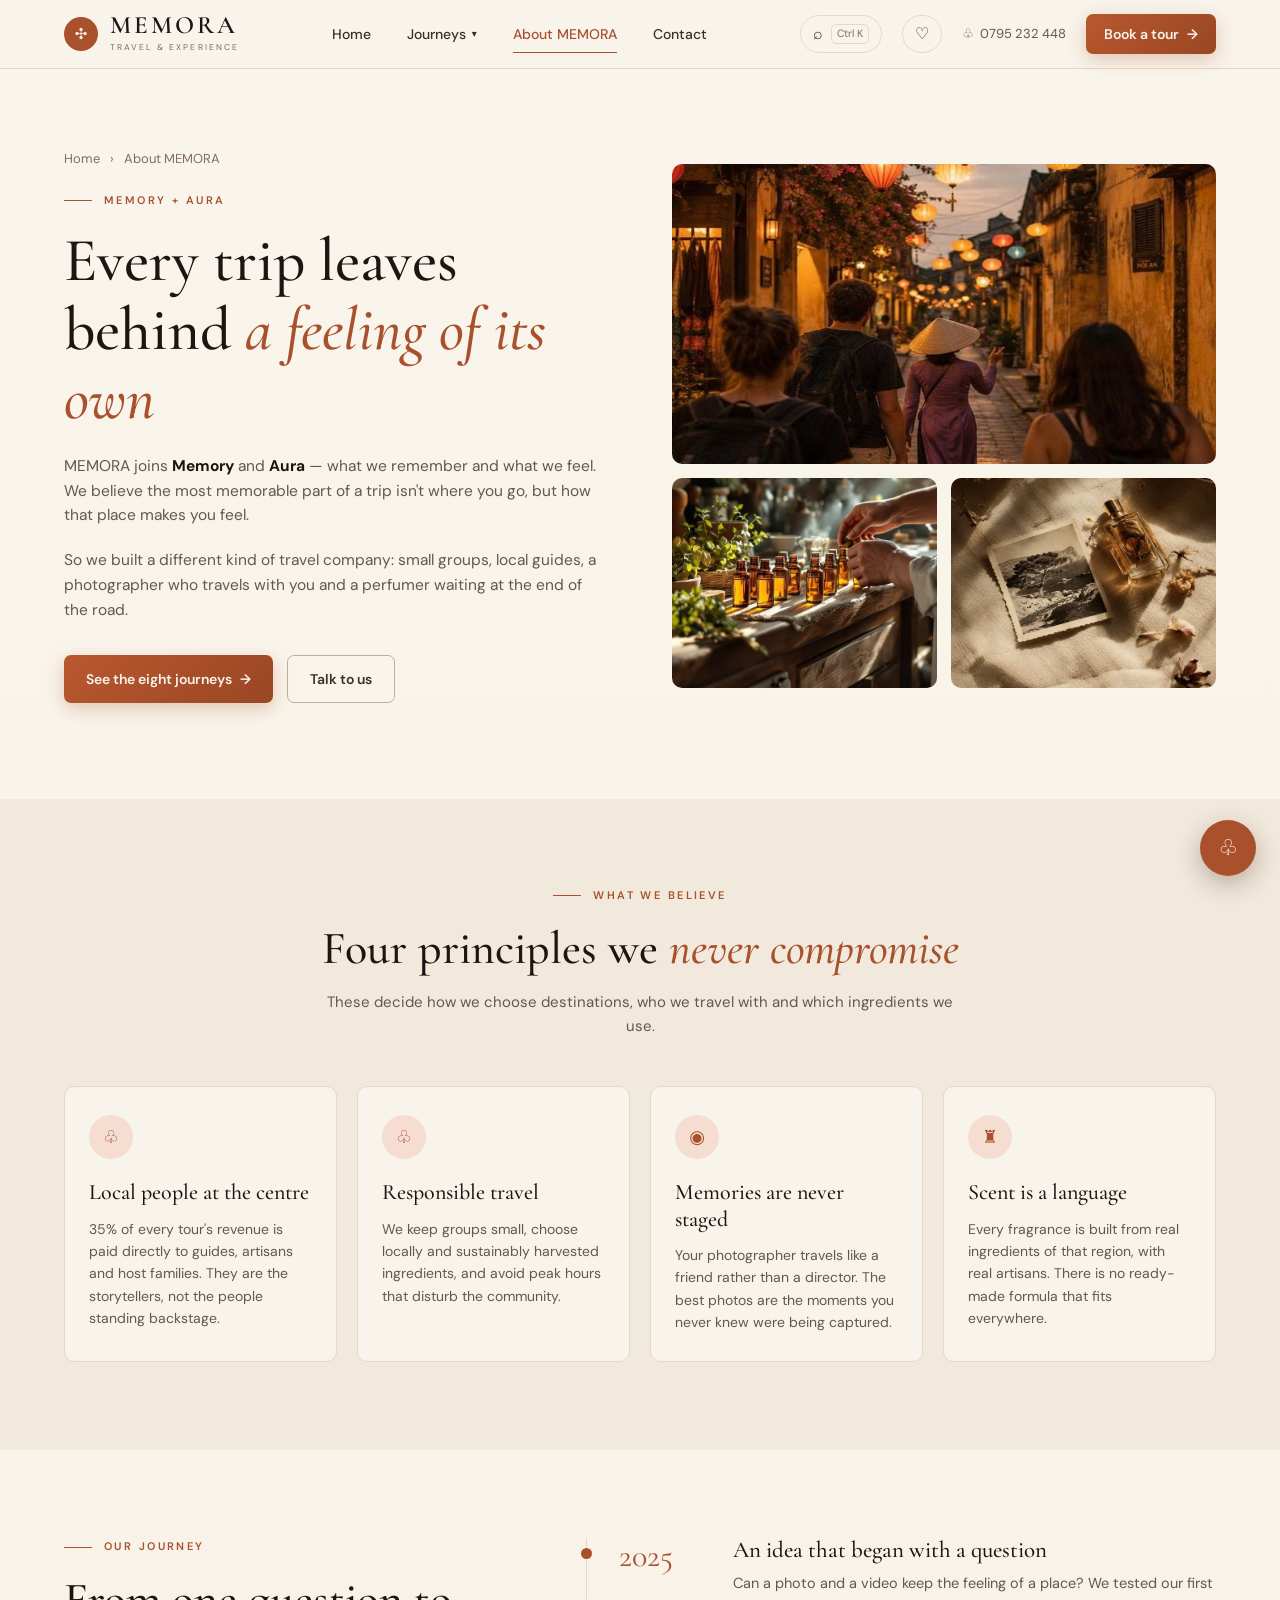
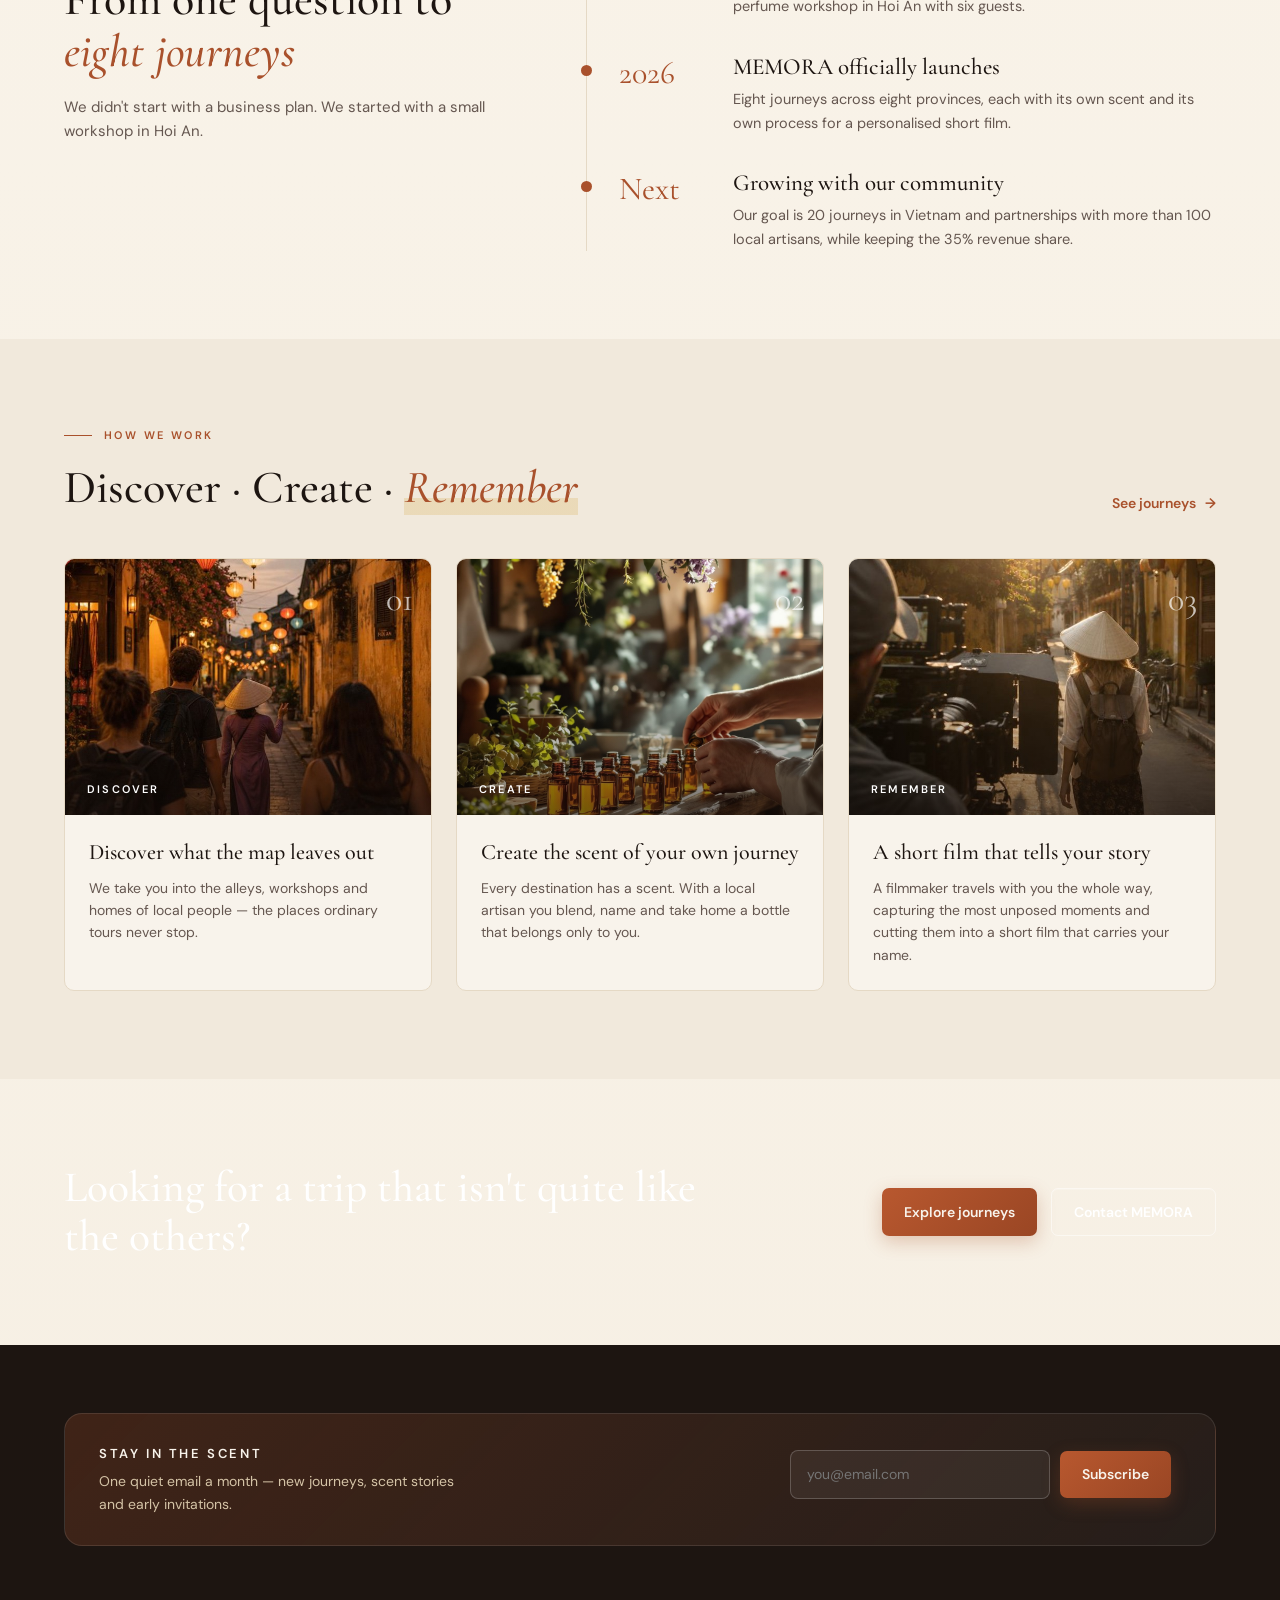
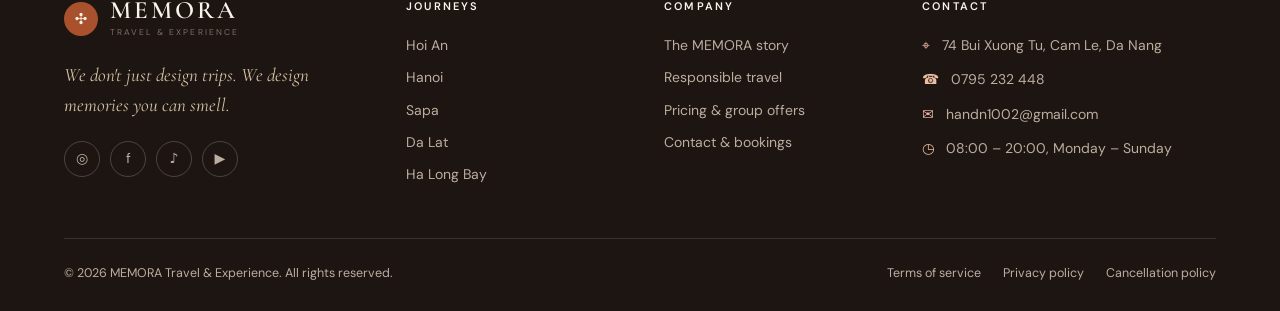
<file: memora-v5/about/index.html>
<!DOCTYPE html>
<html lang="en"><head><meta charset="UTF-8">
<meta name="viewport" content="width=device-width, initial-scale=1"><meta name="theme-color" content="#f8f3eb">
<title>About MEMORA — Travel &amp; Experience</title>
<link rel="preconnect" href="https://fonts.googleapis.com"><link rel="preconnect" href="https://fonts.gstatic.com" crossorigin>
<link href="https://fonts.googleapis.com/css2?family=Cormorant+Garamond:ital,wght@0,500;0,600;0,700;1,500;1,600&family=DM+Sans:wght@400;500;600;700&display=swap" rel="stylesheet">
<script>try{if(!sessionStorage.getItem('memoraSeen'))document.documentElement.classList.add('pl')}catch(e){}</script>
<link rel="stylesheet" href="../assets/styles.css">
</head>
<body data-page="about" data-root="../">
<div class="preloader" id="preloader"><div class="pl-mark">✣</div><div class="pl-word">MEMORA</div><div class="pl-sub">TRAVEL &amp; EXPERIENCE</div><div class="pl-bar"><i></i></div></div><div class="cursor" id="cursor"></div><div class="progress" id="progress"></div><div id="siteHeader"><header class="site-header"><div class="container nav">
      <a class="brand" href="../index.html" aria-label="MEMORA home"><span class="brand-mark">✣</span><span><span class="brand-word">MEMORA</span><span class="brand-tag">TRAVEL &amp; EXPERIENCE</span></span></a>
      <nav class="nav-links" id="mainNav" aria-label="Main navigation">
        <a class="" href="../index.html">Home</a>
        <div class="has-mega"><a class="" href="../journeys/index.html">Journeys <i class="caret">▾</i></a><div class="mega"><div class="mega-grid"><a class="mega-item" href="../contact/index.html?journey=hoi-an" data-quickview="hoi-an"><img src="../assets/img/hoi-an.jpg" alt="" loading="lazy"><span><b>Hoi An</b><small>Ancient wood</small></span></a><a class="mega-item" href="../contact/index.html?journey=hanoi" data-quickview="hanoi"><img src="../assets/img/hanoi.jpg" alt="" loading="lazy"><span><b>Hanoi</b><small>Green rice &amp; lotus</small></span></a><a class="mega-item" href="../contact/index.html?journey=sapa" data-quickview="sapa"><img src="../assets/img/sapa.jpg" alt="" loading="lazy"><span><b>Sapa</b><small>Pine &amp; mountain mist</small></span></a><a class="mega-item" href="../contact/index.html?journey=da-lat" data-quickview="da-lat"><img src="../assets/img/da-lat.jpg" alt="" loading="lazy"><span><b>Da Lat</b><small>Coffee &amp; pine</small></span></a><a class="mega-item" href="../contact/index.html?journey=ha-long" data-quickview="ha-long"><img src="../assets/img/ha-long.jpg" alt="" loading="lazy"><span><b>Ha Long Bay</b><small>Water &amp; stone moss</small></span></a><a class="mega-item" href="../contact/index.html?journey=hue" data-quickview="hue"><img src="../assets/img/hue.jpg" alt="" loading="lazy"><span><b>Hue</b><small>Incense &amp; the citadel</small></span></a><a class="mega-item" href="../contact/index.html?journey=phu-quoc" data-quickview="phu-quoc"><img src="../assets/img/phu-quoc.jpg" alt="" loading="lazy"><span><b>Phu Quoc</b><small>Salt &amp; sea</small></span></a><a class="mega-item" href="../contact/index.html?journey=ninh-binh" data-quickview="ninh-binh"><img src="../assets/img/ninh-binh.jpg" alt="" loading="lazy"><span><b>Ninh Binh</b><small>Limestone &amp; wet grass</small></span></a></div><a class="mega-all" href="../journeys/index.html">View all eight journeys →</a></div></div>
        <a class="active" href="../about/index.html">About MEMORA</a>
        <a class="" href="../contact/index.html">Contact</a>
      </nav>
      <div class="nav-right"><button class="icon-btn" id="searchBtn" type="button" aria-label="Search (Ctrl K)">⌕<kbd>Ctrl K</kbd></button><a class="icon-btn wish" href="../journeys/index.html?saved=1" aria-label="Saved journeys">♡<span class="badge" id="wishCount" hidden>0</span></a><a class="nav-phone" href="tel:0795232448">♧ &nbsp;0795 232 448</a><a class="btn btn-primary" href="../contact/index.html">Book a tour <span>→</span></a><button class="menu-toggle" id="menuToggle" aria-label="Open navigation">☰</button></div>
    </div></header></div><main id="app">

      <section class="about-hero"><div class="container about-hero-grid reveal"><div class="about-copy"><div class="breadcrumbs"><a href="../index.html">Home</a><span>›</span>About MEMORA</div><div class="eyebrow">MEMORY + AURA</div><h1>Every trip leaves behind <em>a feeling of its own</em></h1><p>MEMORA joins <strong>Memory</strong> and <strong>Aura</strong> — what we remember and what we feel. We believe the most memorable part of a trip isn't where you go, but how that place makes you feel.</p><p>So we built a different kind of travel company: small groups, local guides, a photographer who travels with you and a perfumer waiting at the end of the road.</p><div class="about-actions"><a class="btn btn-primary" href="../journeys/index.html">See the eight journeys <span>→</span></a><a class="btn btn-outline" href="../contact/index.html">Talk to us</a></div></div><div class="about-collage"><img class="collage-wide" src="../assets/img/about-guide.jpg" alt="Local guide walking with travellers in Hoi An"><img src="../assets/img/about-ingredients.jpg" alt="Local perfumer holding regional ingredients"><img src="../assets/img/about-camera.jpg" alt="Camera and travel notes"></div></div></section>
      <section class="principles-section" id="principles"><div class="container"><div class="center-heading"><div class="eyebrow">WHAT WE BELIEVE</div><h2>Four principles we <em>never compromise</em></h2><p>These decide how we choose destinations, who we travel with and which ingredients we use.</p></div><div class="principle-grid reveal">
        <article class="principle-card"><div class="principle-icon">♧</div><h3>Local people at the centre</h3><p>35% of every tour's revenue is paid directly to guides, artisans and host families. They are the storytellers, not the people standing backstage.</p></article>
        <article class="principle-card"><div class="principle-icon">♧</div><h3>Responsible travel</h3><p>We keep groups small, choose locally and sustainably harvested ingredients, and avoid peak hours that disturb the community.</p></article>
        <article class="principle-card"><div class="principle-icon">◉</div><h3>Memories are never staged</h3><p>Your photographer travels like a friend rather than a director. The best photos are the moments you never knew were being captured.</p></article>
        <article class="principle-card"><div class="principle-icon">♜</div><h3>Scent is a language</h3><p>Every fragrance is built from real ingredients of that region, with real artisans. There is no ready-made formula that fits everywhere.</p></article>
      </div></div></section>
      <section class="timeline-section"><div class="container timeline-grid reveal"><div class="timeline-intro"><div class="eyebrow">OUR JOURNEY</div><h2>From one question to <em>eight journeys</em></h2><p>We didn't start with a business plan. We started with a small workshop in Hoi An.</p></div><div class="timeline-list">
        <article class="timeline-item"><div class="timeline-year">2025</div><div><h3>An idea that began with a question</h3><p>Can a photo and a video keep the feeling of a place? We tested our first perfume workshop in Hoi An with six guests.</p></div></article>
        <article class="timeline-item"><div class="timeline-year">2026</div><div><h3>MEMORA officially launches</h3><p>Eight journeys across eight provinces, each with its own scent and its own process for a personalised short film.</p></div></article>
        <article class="timeline-item"><div class="timeline-year">Next</div><div><h3>Growing with our community</h3><p>Our goal is 20 journeys in Vietnam and partnerships with more than 100 local artisans, while keeping the 35% revenue share.</p></div></article>
      </div></div></section>
      <section class="about-how"><div class="container"><div class="section-head-row reveal"><div><div class="eyebrow">HOW WE WORK</div><h2 class="section-title">Discover · Create · <em>Remember</em></h2></div><a class="journey-link" href="../journeys/index.html">See journeys &nbsp; →</a></div><div class="steps-grid reveal"><article class="step-card"><div class="step-image"><img src="../assets/img/step-discover.jpg" alt="DISCOVER" loading="lazy"><span class="step-no">01</span><span class="step-label">DISCOVER</span></div><div class="step-copy"><h3>Discover what the map leaves out</h3><p>We take you into the alleys, workshops and homes of local people — the places ordinary tours never stop.</p></div></article><article class="step-card"><div class="step-image"><img src="../assets/img/step-create.jpg" alt="CREATE" loading="lazy"><span class="step-no">02</span><span class="step-label">CREATE</span></div><div class="step-copy"><h3>Create the scent of your own journey</h3><p>Every destination has a scent. With a local artisan you blend, name and take home a bottle that belongs only to you.</p></div></article><article class="step-card"><div class="step-image"><img src="../assets/img/step-remember.jpg" alt="REMEMBER" loading="lazy"><span class="step-no">03</span><span class="step-label">REMEMBER</span></div><div class="step-copy"><h3>A short film that tells your story</h3><p>A filmmaker travels with you the whole way, capturing the most unposed moments and cutting them into a short film that carries your name.</p></div></article></div></div></section>
      <section class="about-cta"><div class="container bottom-cta-inner"><h2>Looking for a trip that isn't quite like the others?</h2><div class="bottom-cta-actions"><a class="btn btn-primary" href="../journeys/index.html">Explore journeys</a><a class="btn btn-outline" href="../contact/index.html">Contact MEMORA</a></div></div></section>
    
    </main><div id="siteFooter"><footer class="footer"><div class="container">
      <div class="newsletter"><div><h4>Stay in the scent</h4><p>One quiet email a month — new journeys, scent stories and early invitations.</p></div><form id="newsForm"><input type="email" required placeholder="you@email.com" aria-label="Email address"><button class="btn btn-primary" type="submit">Subscribe</button><span class="news-msg" id="newsMsg"></span></form></div>
      <div class="footer-grid">
        <div><a class="brand" href="../index.html"><span class="brand-mark">✣</span><span><span class="brand-word">MEMORA</span><span class="brand-tag">TRAVEL &amp; EXPERIENCE</span></span></a>
          <p class="footer-intro">We don't just design trips. We design memories you can smell.</p>
          <div class="socials"><a href="../about/index.html#instagram" aria-label="Instagram">◎</a><a href="../about/index.html#facebook" aria-label="Facebook">f</a><a href="../about/index.html#tiktok" aria-label="TikTok">♪</a><a href="../about/index.html#youtube" aria-label="YouTube">▶</a></div>
        </div>
        <div><h4>Journeys</h4><div class="footer-links"><a href="../contact/index.html?journey=hoi-an">Hoi An</a><a href="../contact/index.html?journey=hanoi">Hanoi</a><a href="../contact/index.html?journey=sapa">Sapa</a><a href="../contact/index.html?journey=da-lat">Da Lat</a><a href="../contact/index.html?journey=ha-long">Ha Long Bay</a></div></div>
        <div><h4>Company</h4><div class="footer-links"><a href="../about/index.html">The MEMORA story</a><a href="../about/index.html#principles">Responsible travel</a><a href="../index.html#pricing">Pricing &amp; group offers</a><a href="../contact/index.html">Contact &amp; bookings</a></div></div>
        <div><h4>Contact</h4><div class="contact-lines">
          <div class="contact-line"><span class="ico">⌖</span><span>74 Bui Xuong Tu, Cam Le, Da Nang</span></div>
          <div class="contact-line"><span class="ico">☎</span><a href="tel:0795232448">0795 232 448</a></div>
          <div class="contact-line"><span class="ico">✉</span><a href="mailto:handn1002@gmail.com">handn1002@gmail.com</a></div>
          <div class="contact-line"><span class="ico">◷</span><span>08:00 – 20:00, Monday – Sunday</span></div>
        </div></div>
      </div>
      <div class="footer-bottom"><span>© 2026 MEMORA Travel &amp; Experience. All rights reserved.</span><div class="footer-legal"><a href="../contact/index.html#policies">Terms of service</a><a href="../contact/index.html#policies">Privacy policy</a><a href="../contact/index.html#policies">Cancellation policy</a></div></div>
    </div></footer></div><div id="siteChat"><div class="chat-panel" id="chatPanel" aria-live="polite" hidden><div class="chat-head"><div><strong>MEMORA assistant</strong><small>English · Vietnamese · 08:00–20:00</small></div><button class="chat-close" id="chatClose" aria-label="Close chat">×</button></div><div class="chat-body" id="chatBody"><div class="chat-msg">Hello! Welcome to MEMORA. How can we help you plan a journey or choose a scent?</div><div class="chat-msg">Xin chào! MEMORA có thể hỗ trợ bạn tìm hiểu hành trình và đặt tour.</div></div><form class="chat-form" id="chatForm"><input id="chatInput" placeholder="Write a message…" aria-label="Write a message"><button type="submit">Send</button></form></div><button class="chat-launch" id="chatLaunch" aria-label="Open MEMORA assistant">♧</button></div><button class="to-top" id="toTop" aria-label="Back to top">↑</button><div class="modal" id="tourModal" hidden><div class="modal-backdrop" data-close></div><div class="modal-card" role="dialog" aria-modal="true" aria-labelledby="mTitle"><button class="modal-x" data-close aria-label="Close">×</button><div class="modal-img"><img id="mImg" alt=""><span class="scent-pill" id="mScent"></span></div><div class="modal-body"><div class="tour-place" id="mPlace"></div><h3 id="mTitle"></h3><div class="tour-rating" id="mRating"></div><p id="mDesc"></p><ul class="modal-list"><li>Local guide and photographer for the whole journey</li><li>Perfume workshop with a local artisan</li><li>Short film and photo set delivered in 5–7 days</li></ul><div class="tour-meta" id="mMeta"></div><div class="season"><small>BEST TIME TO GO</small><div class="months" id="mMonths"></div></div><div class="modal-foot"><div><small>From</small><strong id="mPrice"></strong></div><div class="modal-actions"><button class="btn btn-outline" id="mSave" type="button">♡ Save</button><a class="btn btn-primary" id="mBook" href="#">Book this journey <span>→</span></a></div></div></div></div></div><div class="cmdk" id="cmdk" hidden><div class="cmdk-back" data-cmdk-close></div><div class="cmdk-box" role="dialog" aria-label="Search"><input id="cmdkInput" placeholder="Search journeys, pages, scents…" autocomplete="off" aria-label="Search"><ul id="cmdkList"></ul><div class="cmdk-foot"><span>↑↓ navigate</span><span>↵ open</span><span>esc close</span></div></div></div>
<div class="lightbox" id="lightbox" hidden><button class="lb-x" data-lb-close aria-label="Close">×</button><button class="lb-nav prev" id="lbPrev" aria-label="Previous">←</button><figure><img id="lbImg" alt=""><figcaption id="lbCap"></figcaption></figure><button class="lb-nav next" id="lbNext" aria-label="Next">→</button></div>
<div class="mobile-bar"><a href="tel:0795232448">☎ Call</a><a class="btn btn-primary" href="../contact/index.html">Book a tour →</a></div>
<script>window.MEMORA_TOURS={"hoi-an": {"name": "Hoi An", "region": "Central Vietnam", "scent": "Ancient wood", "place": "Quang Nam", "desc": "Walk the mossy alleys at first light, step into an artisan's carpentry workshop, then blend your own agarwood scent tied to the old town.", "dur": "2 days \u00b7 1 night", "guests": "2 \u2013 12 guests", "price": 2190000, "rating": "4.9", "n": "148", "img": "hoi-an.jpg", "best": [2, 3, 4, 5]}, "hanoi": {"name": "Hanoi", "region": "Northern Vietnam", "scent": "Green rice & lotus", "place": "Hanoi", "desc": "A morning in the old market, a pot of lotus tea by the lake, and a green rice perfume blended in a heritage house on Hang Ma Street.", "dur": "1.5 days", "guests": "2 \u2013 10 guests", "price": 2390000, "rating": "4.8", "n": "212", "img": "hanoi.jpg", "best": [3, 4, 9, 10, 11]}, "sapa": {"name": "Sapa", "region": "Northern Vietnam", "scent": "Pine & mountain mist", "place": "Lao Cai", "desc": "Sleep in a H'Mong village, walk through pine forest in the mist, and bring home a scent that is cold, clear and entirely mountain.", "dur": "3 days \u00b7 2 nights", "guests": "2 \u2013 8 guests", "price": 3190000, "rating": "4.9", "n": "96", "img": "sapa.jpg", "best": [3, 4, 5, 9, 10]}, "da-lat": {"name": "Da Lat", "region": "Southern Vietnam", "scent": "Coffee & pine", "place": "Lam Dong", "desc": "Pick coffee with farmers in the morning, blend scent in a wooden house on the pine hill in the afternoon, then watch a short film about yourself at night.", "dur": "2 days \u00b7 1 night", "guests": "2 \u2013 10 guests", "price": 2790000, "rating": "4.9", "n": "187", "img": "da-lat.jpg", "best": [11, 12, 1, 2, 3]}, "ha-long": {"name": "Ha Long Bay", "region": "Northern Vietnam", "scent": "Water & stone moss", "place": "Quang Ninh", "desc": "Sleep on the bay, kayak into sheltered rock hollows, and blend a stone-moss scent on the boat deck at sunset.", "dur": "1.5 days", "guests": "2 \u2013 12 guests", "price": 2990000, "rating": "4.8", "n": "133", "img": "ha-long.jpg", "best": [3, 4, 5, 9, 10, 11]}, "hue": {"name": "Hue", "region": "Central Vietnam", "scent": "Incense & the citadel", "place": "Thua Thien Hue", "desc": "Hear Nguyen dynasty stories inside the Imperial City, learn incense making from the artisans of Thuy Xuan village, and bring home the scent of a dynasty.", "dur": "2 days \u00b7 1 night", "guests": "2 \u2013 12 guests", "price": 2590000, "rating": "4.8", "n": "121", "img": "hue.jpg", "best": [1, 2, 3, 4]}, "phu-quoc": {"name": "Phu Quoc", "region": "Southern Vietnam", "scent": "Salt & sea", "place": "Kien Giang", "desc": "Sail out to a fishing village at sunrise, learn fish-sauce making with a family that has done it for generations, and blend the salted scent of the sea.", "dur": "3 days \u00b7 2 nights", "guests": "2 \u2013 10 guests", "price": 3790000, "rating": "4.7", "n": "89", "img": "phu-quoc.jpg", "best": [11, 12, 1, 2, 3, 4]}, "ninh-binh": {"name": "Ninh Binh", "region": "Northern Vietnam", "scent": "Limestone & wet grass", "place": "Ninh Binh", "desc": "A day drifting by boat through caves, cycling between limestone peaks, and blending a wet grass scent right at the foot of the mountains.", "dur": "1 day", "guests": "2 \u2013 14 guests", "price": 2190000, "rating": "4.8", "n": "164", "img": "ninh-binh.jpg", "best": [3, 4, 5, 6, 9, 10, 11]}};</script>
<script src="../assets/app.js"></script>
</body></html>
</file>
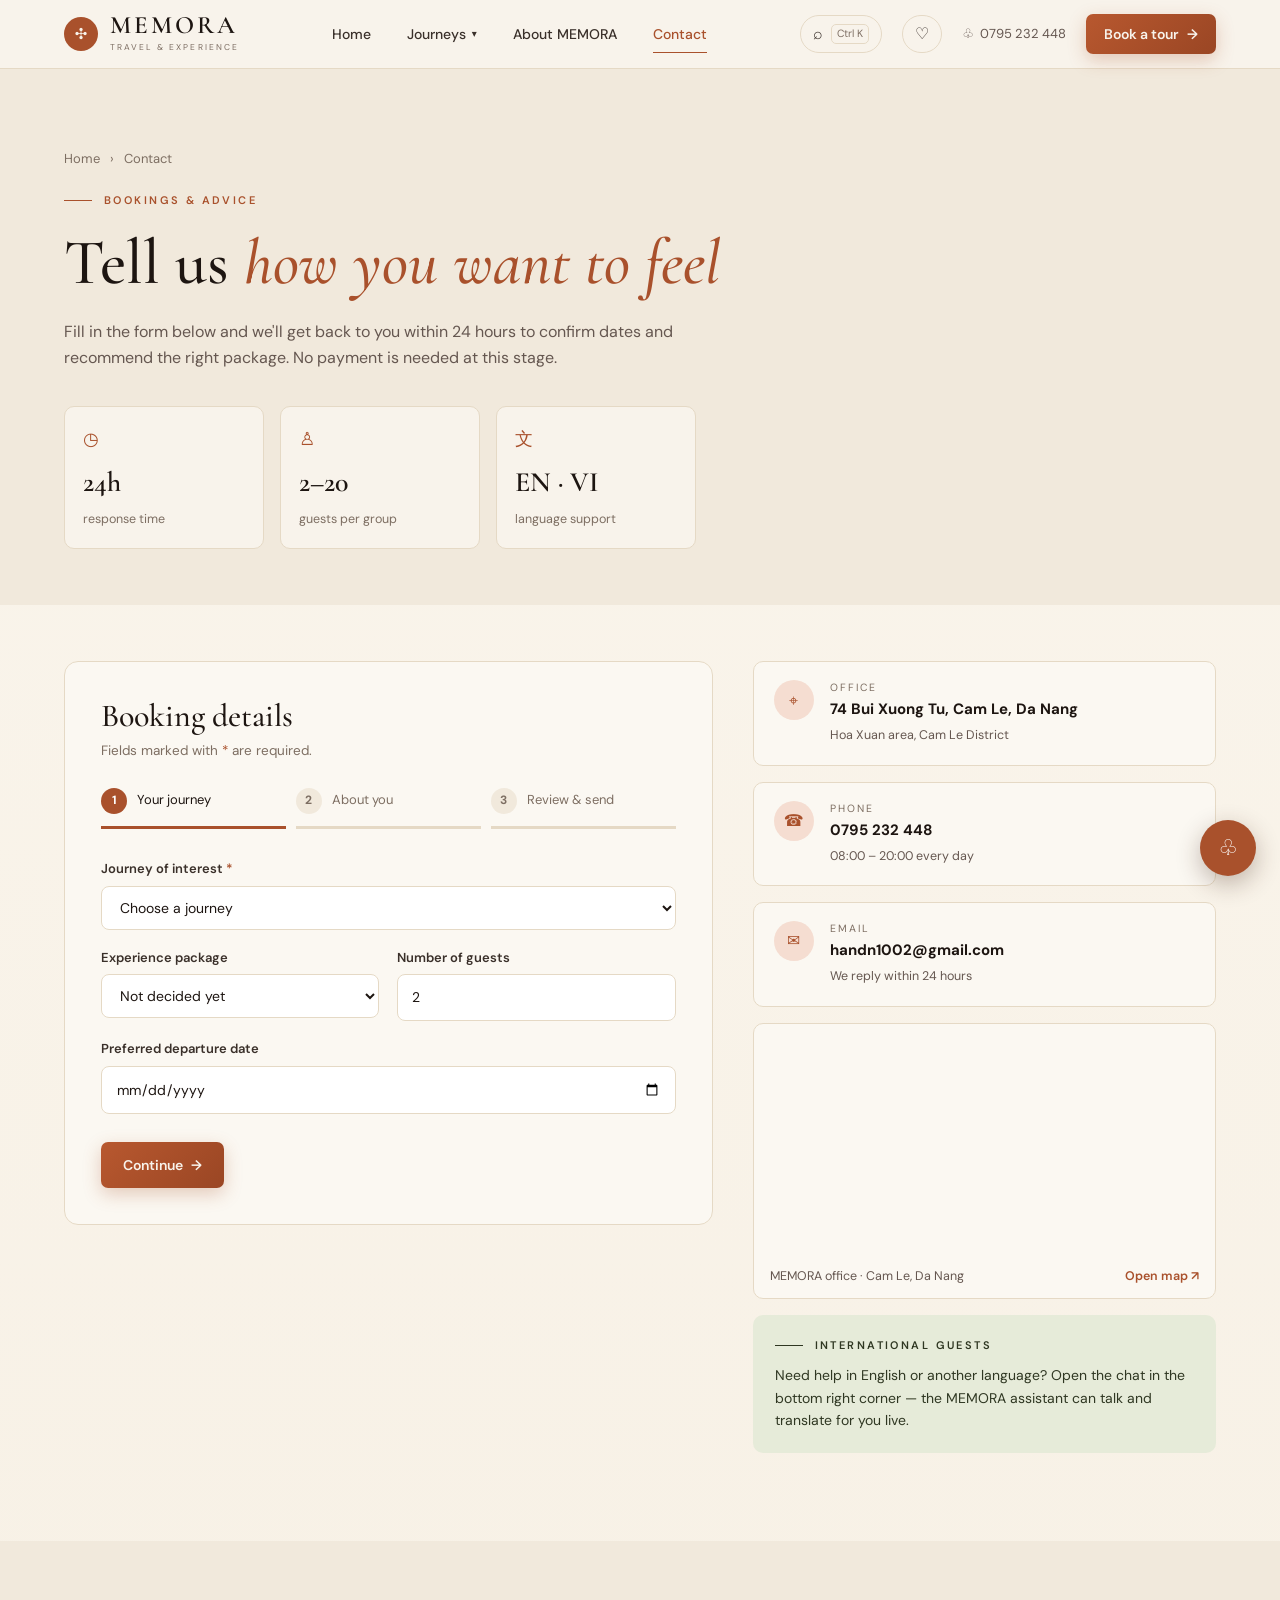
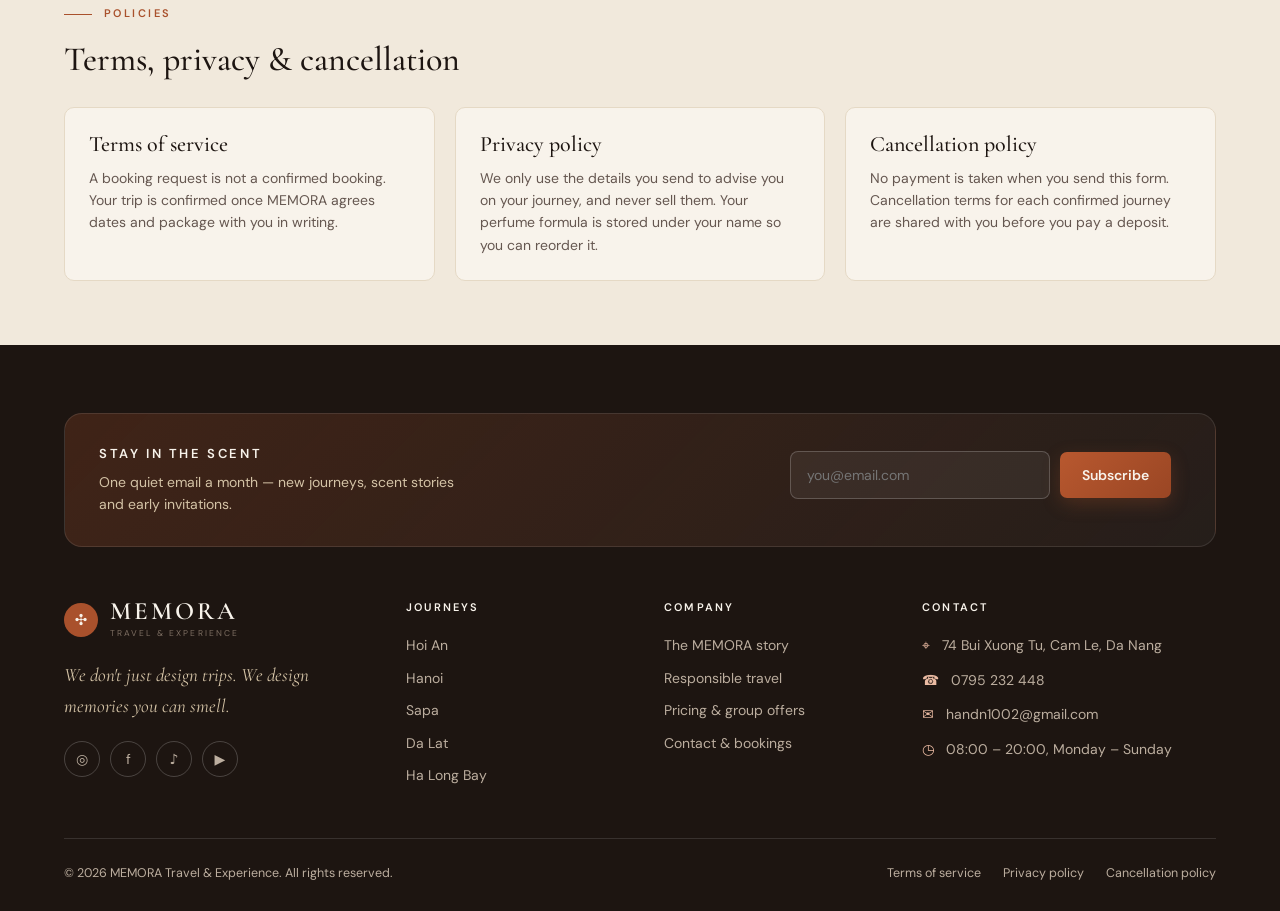
<file: memora-v5/contact/index.html>
<!DOCTYPE html>
<html lang="en"><head><meta charset="UTF-8">
<meta name="viewport" content="width=device-width, initial-scale=1"><meta name="theme-color" content="#f8f3eb">
<title>Contact &amp; Bookings — MEMORA</title>
<link rel="preconnect" href="https://fonts.googleapis.com"><link rel="preconnect" href="https://fonts.gstatic.com" crossorigin>
<link href="https://fonts.googleapis.com/css2?family=Cormorant+Garamond:ital,wght@0,500;0,600;0,700;1,500;1,600&family=DM+Sans:wght@400;500;600;700&display=swap" rel="stylesheet">
<script>try{if(!sessionStorage.getItem('memoraSeen'))document.documentElement.classList.add('pl')}catch(e){}</script>
<link rel="stylesheet" href="../assets/styles.css">
</head>
<body data-page="contact" data-root="../">
<div class="preloader" id="preloader"><div class="pl-mark">✣</div><div class="pl-word">MEMORA</div><div class="pl-sub">TRAVEL &amp; EXPERIENCE</div><div class="pl-bar"><i></i></div></div><div class="cursor" id="cursor"></div><div class="progress" id="progress"></div><div id="siteHeader"><header class="site-header"><div class="container nav">
      <a class="brand" href="../index.html" aria-label="MEMORA home"><span class="brand-mark">✣</span><span><span class="brand-word">MEMORA</span><span class="brand-tag">TRAVEL &amp; EXPERIENCE</span></span></a>
      <nav class="nav-links" id="mainNav" aria-label="Main navigation">
        <a class="" href="../index.html">Home</a>
        <div class="has-mega"><a class="" href="../journeys/index.html">Journeys <i class="caret">▾</i></a><div class="mega"><div class="mega-grid"><a class="mega-item" href="../contact/index.html?journey=hoi-an" data-quickview="hoi-an"><img src="../assets/img/hoi-an.jpg" alt="" loading="lazy"><span><b>Hoi An</b><small>Ancient wood</small></span></a><a class="mega-item" href="../contact/index.html?journey=hanoi" data-quickview="hanoi"><img src="../assets/img/hanoi.jpg" alt="" loading="lazy"><span><b>Hanoi</b><small>Green rice &amp; lotus</small></span></a><a class="mega-item" href="../contact/index.html?journey=sapa" data-quickview="sapa"><img src="../assets/img/sapa.jpg" alt="" loading="lazy"><span><b>Sapa</b><small>Pine &amp; mountain mist</small></span></a><a class="mega-item" href="../contact/index.html?journey=da-lat" data-quickview="da-lat"><img src="../assets/img/da-lat.jpg" alt="" loading="lazy"><span><b>Da Lat</b><small>Coffee &amp; pine</small></span></a><a class="mega-item" href="../contact/index.html?journey=ha-long" data-quickview="ha-long"><img src="../assets/img/ha-long.jpg" alt="" loading="lazy"><span><b>Ha Long Bay</b><small>Water &amp; stone moss</small></span></a><a class="mega-item" href="../contact/index.html?journey=hue" data-quickview="hue"><img src="../assets/img/hue.jpg" alt="" loading="lazy"><span><b>Hue</b><small>Incense &amp; the citadel</small></span></a><a class="mega-item" href="../contact/index.html?journey=phu-quoc" data-quickview="phu-quoc"><img src="../assets/img/phu-quoc.jpg" alt="" loading="lazy"><span><b>Phu Quoc</b><small>Salt &amp; sea</small></span></a><a class="mega-item" href="../contact/index.html?journey=ninh-binh" data-quickview="ninh-binh"><img src="../assets/img/ninh-binh.jpg" alt="" loading="lazy"><span><b>Ninh Binh</b><small>Limestone &amp; wet grass</small></span></a></div><a class="mega-all" href="../journeys/index.html">View all eight journeys →</a></div></div>
        <a class="" href="../about/index.html">About MEMORA</a>
        <a class="active" href="../contact/index.html">Contact</a>
      </nav>
      <div class="nav-right"><button class="icon-btn" id="searchBtn" type="button" aria-label="Search (Ctrl K)">⌕<kbd>Ctrl K</kbd></button><a class="icon-btn wish" href="../journeys/index.html?saved=1" aria-label="Saved journeys">♡<span class="badge" id="wishCount" hidden>0</span></a><a class="nav-phone" href="tel:0795232448">♧ &nbsp;0795 232 448</a><a class="btn btn-primary" href="../contact/index.html">Book a tour <span>→</span></a><button class="menu-toggle" id="menuToggle" aria-label="Open navigation">☰</button></div>
    </div></header></div><main id="app">
<section class="contact-hero"><div class="container"><div class="breadcrumbs"><a href="../index.html">Home</a><span>›</span>Contact</div><div class="eyebrow">BOOKINGS &amp; ADVICE</div><h1>Tell us <em>how you want to feel</em></h1><p>Fill in the form below and we'll get back to you within 24 hours to confirm dates and recommend the right package. No payment is needed at this stage.</p><div class="contact-metrics"><div class="metric-card"><div class="metric-icon">◷</div><strong>24h</strong><span>response time</span></div><div class="metric-card"><div class="metric-icon">♙</div><strong>2–20</strong><span>guests per group</span></div><div class="metric-card"><div class="metric-icon">文</div><strong>EN · VI</strong><span>language support</span></div></div></div></section>
      <section class="contact-form-section"><div class="container contact-layout reveal"><div class="form-panel"><h2>Booking details</h2><p>Fields marked with <span style="color:var(--rust)">*</span> are required.</p><form id="bookingForm" novalidate>
      <ol class="wizard-steps" id="wizSteps"><li class="on"><b>1</b><span>Your journey</span></li><li><b>2</b><span>About you</span></li><li><b>3</b><span>Review &amp; send</span></li></ol>
      <div class="wiz-pane on" data-step="1"><div class="form-grid">
        <div class="field full"><label for="journey">Journey of interest <span class="required">*</span></label><select id="journey" name="journey" required><option value="">Choose a journey</option><option value="hoi-an">Hoi An</option><option value="hanoi">Hanoi</option><option value="sapa">Sapa</option><option value="da-lat">Da Lat</option><option value="ha-long">Ha Long Bay</option><option value="hue">Hue</option><option value="phu-quoc">Phu Quoc</option><option value="ninh-binh">Ninh Binh</option></select></div>
        <div class="field"><label for="package">Experience package</label><select id="package" name="package"><option value="Not decided yet">Not decided yet</option><option value="Essential">Essential</option><option value="Memory">Memory</option><option value="Creative">Creative</option><option value="Premium">Premium</option></select></div>
        <div class="field"><label for="guests">Number of guests</label><input id="guests" name="guests" type="number" min="2" max="20" value="2"></div>
        <div class="field full"><label for="departure">Preferred departure date</label><input id="departure" name="departure" type="date"></div>
      </div></div>
      <div class="wiz-pane" data-step="2"><div class="form-grid">
        <div class="field"><label for="fullName">Full name <span class="required">*</span></label><input id="fullName" name="name" placeholder="Your full name" required></div>
        <div class="field"><label for="email">Email <span class="required">*</span></label><input id="email" name="email" type="email" placeholder="you@email.com" required></div>
        <div class="field"><label for="phone">Phone / WhatsApp <span class="required">*</span></label><input id="phone" name="phone" type="tel" placeholder="+84 912 345 678" required></div>
        <div class="field"><label for="nationality">Country / nationality</label><input id="nationality" name="nationality" placeholder="Vietnam"></div>
        <div class="field full"><label for="message">Anything else you'd like to tell us</label><textarea id="message" name="message" maxlength="500" placeholder="For example: we're a group of four, we love woody scents and would like a film shoot early in the morning..."></textarea><div class="field-hint"><span id="messageCount">0/500</span></div></div>
      </div></div>
      <div class="wiz-pane" data-step="3"><div class="review" id="review"></div><div class="estimate" id="estimate"><div><small>ESTIMATED TOTAL</small><strong id="estTotal">—</strong></div><span id="estNote">Choose a journey to see an estimate. Final price is confirmed by our team.</span></div><label class="consent"><input id="consent" type="checkbox" required><span>By submitting this form you agree to be contacted by MEMORA by phone or email for advice.</span></label></div>
      <div class="wiz-nav"><button type="button" class="btn btn-outline" id="wizBack" hidden>← Back</button><button type="button" class="btn btn-primary" id="wizNext">Continue <span>→</span></button><button class="btn btn-primary" id="wizSend" type="submit" hidden>Send booking request <span>→</span></button><span class="form-feedback" id="formFeedback"></span></div>
      </form></div>
      <div class="contact-side"><div class="contact-info-card"><span class="contact-info-icon">⌖</span><div><small>OFFICE</small><strong>74 Bui Xuong Tu, Cam Le, Da Nang</strong><span>Hoa Xuan area, Cam Le District</span></div></div><div class="contact-info-card"><span class="contact-info-icon">☎</span><div><small>PHONE</small><strong><a href="tel:0795232448">0795 232 448</a></strong><span>08:00 – 20:00 every day</span></div></div><div class="contact-info-card"><span class="contact-info-icon">✉</span><div><small>EMAIL</small><strong><a href="mailto:handn1002@gmail.com">handn1002@gmail.com</a></strong><span>We reply within 24 hours</span></div></div><div class="map-panel"><iframe title="MEMORA office map" loading="lazy" src="https://maps.google.com/maps?q=74+Bui+Xuong+Tu+Cam+Le+Da+Nang&amp;output=embed"></iframe><div class="map-caption"><span>MEMORA office · Cam Le, Da Nang</span><a href="https://www.google.com/maps/search/?api=1&amp;query=74+Bui+Xuong+Tu+Cam+Le+Da+Nang" target="_blank" rel="noopener">Open map ↗</a></div></div><div class="international-panel"><div class="eyebrow">INTERNATIONAL GUESTS</div><p>Need help in English or another language? Open the chat in the bottom right corner — the MEMORA assistant can talk and translate for you live.</p></div></div></div></section>
      <section class="policies-section" id="policies"><div class="container"><div class="eyebrow">POLICIES</div><h2>Terms, privacy &amp; cancellation</h2><div class="policy-grid"><article><h3>Terms of service</h3><p>A booking request is not a confirmed booking. Your trip is confirmed once MEMORA agrees dates and package with you in writing.</p></article><article><h3>Privacy policy</h3><p>We only use the details you send to advise you on your journey, and never sell them. Your perfume formula is stored under your name so you can reorder it.</p></article><article><h3>Cancellation policy</h3><p>No payment is taken when you send this form. Cancellation terms for each confirmed journey are shared with you before you pay a deposit.</p></article></div></div></section>
    </main><div id="siteFooter"><footer class="footer"><div class="container">
      <div class="newsletter"><div><h4>Stay in the scent</h4><p>One quiet email a month — new journeys, scent stories and early invitations.</p></div><form id="newsForm"><input type="email" required placeholder="you@email.com" aria-label="Email address"><button class="btn btn-primary" type="submit">Subscribe</button><span class="news-msg" id="newsMsg"></span></form></div>
      <div class="footer-grid">
        <div><a class="brand" href="../index.html"><span class="brand-mark">✣</span><span><span class="brand-word">MEMORA</span><span class="brand-tag">TRAVEL &amp; EXPERIENCE</span></span></a>
          <p class="footer-intro">We don't just design trips. We design memories you can smell.</p>
          <div class="socials"><a href="../contact/index.html#instagram" aria-label="Instagram">◎</a><a href="../contact/index.html#facebook" aria-label="Facebook">f</a><a href="../contact/index.html#tiktok" aria-label="TikTok">♪</a><a href="../contact/index.html#youtube" aria-label="YouTube">▶</a></div>
        </div>
        <div><h4>Journeys</h4><div class="footer-links"><a href="../contact/index.html?journey=hoi-an">Hoi An</a><a href="../contact/index.html?journey=hanoi">Hanoi</a><a href="../contact/index.html?journey=sapa">Sapa</a><a href="../contact/index.html?journey=da-lat">Da Lat</a><a href="../contact/index.html?journey=ha-long">Ha Long Bay</a></div></div>
        <div><h4>Company</h4><div class="footer-links"><a href="../about/index.html">The MEMORA story</a><a href="../about/index.html#principles">Responsible travel</a><a href="../index.html#pricing">Pricing &amp; group offers</a><a href="../contact/index.html">Contact &amp; bookings</a></div></div>
        <div><h4>Contact</h4><div class="contact-lines">
          <div class="contact-line"><span class="ico">⌖</span><span>74 Bui Xuong Tu, Cam Le, Da Nang</span></div>
          <div class="contact-line"><span class="ico">☎</span><a href="tel:0795232448">0795 232 448</a></div>
          <div class="contact-line"><span class="ico">✉</span><a href="mailto:handn1002@gmail.com">handn1002@gmail.com</a></div>
          <div class="contact-line"><span class="ico">◷</span><span>08:00 – 20:00, Monday – Sunday</span></div>
        </div></div>
      </div>
      <div class="footer-bottom"><span>© 2026 MEMORA Travel &amp; Experience. All rights reserved.</span><div class="footer-legal"><a href="../contact/index.html#policies">Terms of service</a><a href="../contact/index.html#policies">Privacy policy</a><a href="../contact/index.html#policies">Cancellation policy</a></div></div>
    </div></footer></div><div id="siteChat"><div class="chat-panel" id="chatPanel" aria-live="polite" hidden><div class="chat-head"><div><strong>MEMORA assistant</strong><small>English · Vietnamese · 08:00–20:00</small></div><button class="chat-close" id="chatClose" aria-label="Close chat">×</button></div><div class="chat-body" id="chatBody"><div class="chat-msg">Hello! Welcome to MEMORA. How can we help you plan a journey or choose a scent?</div><div class="chat-msg">Xin chào! MEMORA có thể hỗ trợ bạn tìm hiểu hành trình và đặt tour.</div></div><form class="chat-form" id="chatForm"><input id="chatInput" placeholder="Write a message…" aria-label="Write a message"><button type="submit">Send</button></form></div><button class="chat-launch" id="chatLaunch" aria-label="Open MEMORA assistant">♧</button></div><button class="to-top" id="toTop" aria-label="Back to top">↑</button><div class="modal" id="tourModal" hidden><div class="modal-backdrop" data-close></div><div class="modal-card" role="dialog" aria-modal="true" aria-labelledby="mTitle"><button class="modal-x" data-close aria-label="Close">×</button><div class="modal-img"><img id="mImg" alt=""><span class="scent-pill" id="mScent"></span></div><div class="modal-body"><div class="tour-place" id="mPlace"></div><h3 id="mTitle"></h3><div class="tour-rating" id="mRating"></div><p id="mDesc"></p><ul class="modal-list"><li>Local guide and photographer for the whole journey</li><li>Perfume workshop with a local artisan</li><li>Short film and photo set delivered in 5–7 days</li></ul><div class="tour-meta" id="mMeta"></div><div class="season"><small>BEST TIME TO GO</small><div class="months" id="mMonths"></div></div><div class="modal-foot"><div><small>From</small><strong id="mPrice"></strong></div><div class="modal-actions"><button class="btn btn-outline" id="mSave" type="button">♡ Save</button><a class="btn btn-primary" id="mBook" href="#">Book this journey <span>→</span></a></div></div></div></div></div><div class="cmdk" id="cmdk" hidden><div class="cmdk-back" data-cmdk-close></div><div class="cmdk-box" role="dialog" aria-label="Search"><input id="cmdkInput" placeholder="Search journeys, pages, scents…" autocomplete="off" aria-label="Search"><ul id="cmdkList"></ul><div class="cmdk-foot"><span>↑↓ navigate</span><span>↵ open</span><span>esc close</span></div></div></div>
<div class="lightbox" id="lightbox" hidden><button class="lb-x" data-lb-close aria-label="Close">×</button><button class="lb-nav prev" id="lbPrev" aria-label="Previous">←</button><figure><img id="lbImg" alt=""><figcaption id="lbCap"></figcaption></figure><button class="lb-nav next" id="lbNext" aria-label="Next">→</button></div>
<div class="mobile-bar"><a href="tel:0795232448">☎ Call</a><a class="btn btn-primary" href="../contact/index.html">Book a tour →</a></div>
<script>window.MEMORA_TOURS={"hoi-an": {"name": "Hoi An", "region": "Central Vietnam", "scent": "Ancient wood", "place": "Quang Nam", "desc": "Walk the mossy alleys at first light, step into an artisan's carpentry workshop, then blend your own agarwood scent tied to the old town.", "dur": "2 days \u00b7 1 night", "guests": "2 \u2013 12 guests", "price": 2190000, "rating": "4.9", "n": "148", "img": "hoi-an.jpg", "best": [2, 3, 4, 5]}, "hanoi": {"name": "Hanoi", "region": "Northern Vietnam", "scent": "Green rice & lotus", "place": "Hanoi", "desc": "A morning in the old market, a pot of lotus tea by the lake, and a green rice perfume blended in a heritage house on Hang Ma Street.", "dur": "1.5 days", "guests": "2 \u2013 10 guests", "price": 2390000, "rating": "4.8", "n": "212", "img": "hanoi.jpg", "best": [3, 4, 9, 10, 11]}, "sapa": {"name": "Sapa", "region": "Northern Vietnam", "scent": "Pine & mountain mist", "place": "Lao Cai", "desc": "Sleep in a H'Mong village, walk through pine forest in the mist, and bring home a scent that is cold, clear and entirely mountain.", "dur": "3 days \u00b7 2 nights", "guests": "2 \u2013 8 guests", "price": 3190000, "rating": "4.9", "n": "96", "img": "sapa.jpg", "best": [3, 4, 5, 9, 10]}, "da-lat": {"name": "Da Lat", "region": "Southern Vietnam", "scent": "Coffee & pine", "place": "Lam Dong", "desc": "Pick coffee with farmers in the morning, blend scent in a wooden house on the pine hill in the afternoon, then watch a short film about yourself at night.", "dur": "2 days \u00b7 1 night", "guests": "2 \u2013 10 guests", "price": 2790000, "rating": "4.9", "n": "187", "img": "da-lat.jpg", "best": [11, 12, 1, 2, 3]}, "ha-long": {"name": "Ha Long Bay", "region": "Northern Vietnam", "scent": "Water & stone moss", "place": "Quang Ninh", "desc": "Sleep on the bay, kayak into sheltered rock hollows, and blend a stone-moss scent on the boat deck at sunset.", "dur": "1.5 days", "guests": "2 \u2013 12 guests", "price": 2990000, "rating": "4.8", "n": "133", "img": "ha-long.jpg", "best": [3, 4, 5, 9, 10, 11]}, "hue": {"name": "Hue", "region": "Central Vietnam", "scent": "Incense & the citadel", "place": "Thua Thien Hue", "desc": "Hear Nguyen dynasty stories inside the Imperial City, learn incense making from the artisans of Thuy Xuan village, and bring home the scent of a dynasty.", "dur": "2 days \u00b7 1 night", "guests": "2 \u2013 12 guests", "price": 2590000, "rating": "4.8", "n": "121", "img": "hue.jpg", "best": [1, 2, 3, 4]}, "phu-quoc": {"name": "Phu Quoc", "region": "Southern Vietnam", "scent": "Salt & sea", "place": "Kien Giang", "desc": "Sail out to a fishing village at sunrise, learn fish-sauce making with a family that has done it for generations, and blend the salted scent of the sea.", "dur": "3 days \u00b7 2 nights", "guests": "2 \u2013 10 guests", "price": 3790000, "rating": "4.7", "n": "89", "img": "phu-quoc.jpg", "best": [11, 12, 1, 2, 3, 4]}, "ninh-binh": {"name": "Ninh Binh", "region": "Northern Vietnam", "scent": "Limestone & wet grass", "place": "Ninh Binh", "desc": "A day drifting by boat through caves, cycling between limestone peaks, and blending a wet grass scent right at the foot of the mountains.", "dur": "1 day", "guests": "2 \u2013 14 guests", "price": 2190000, "rating": "4.8", "n": "164", "img": "ninh-binh.jpg", "best": [3, 4, 5, 6, 9, 10, 11]}};</script>
<script src="../assets/app.js"></script>
</body></html>
</file>
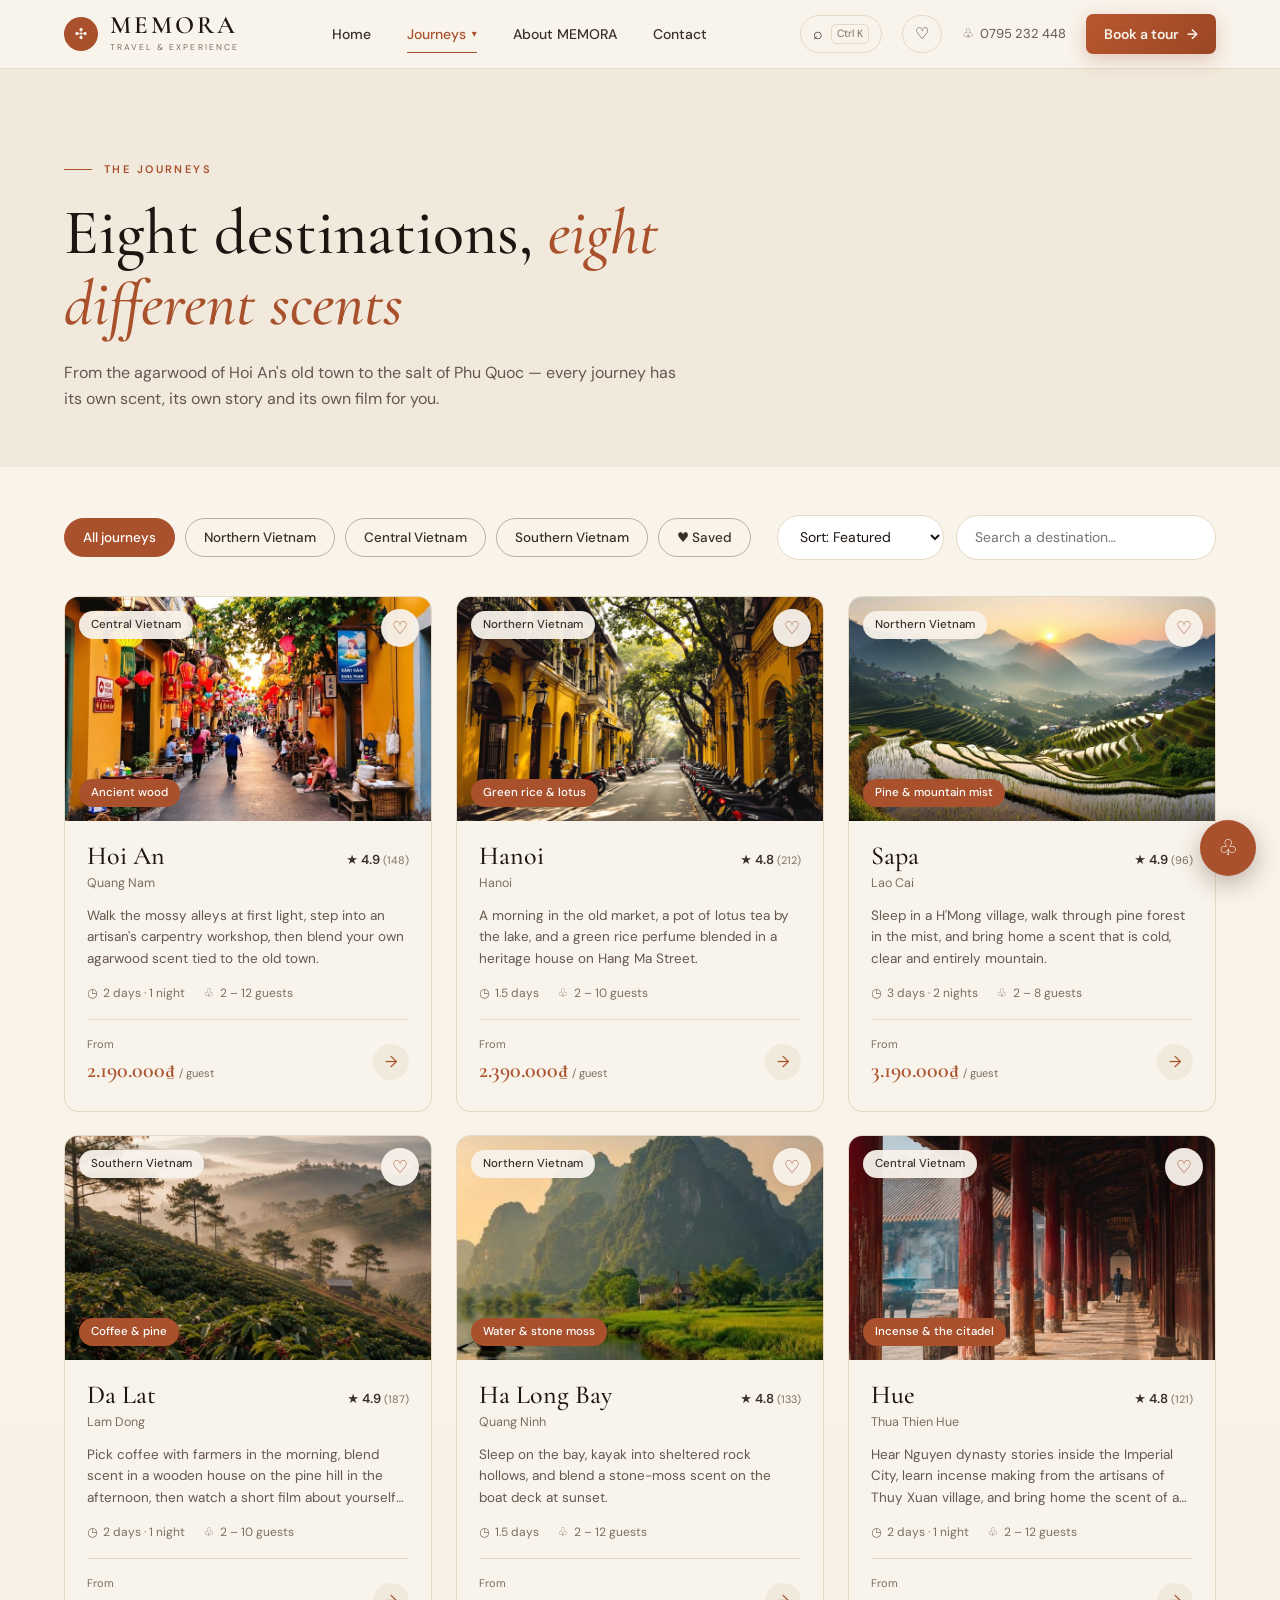
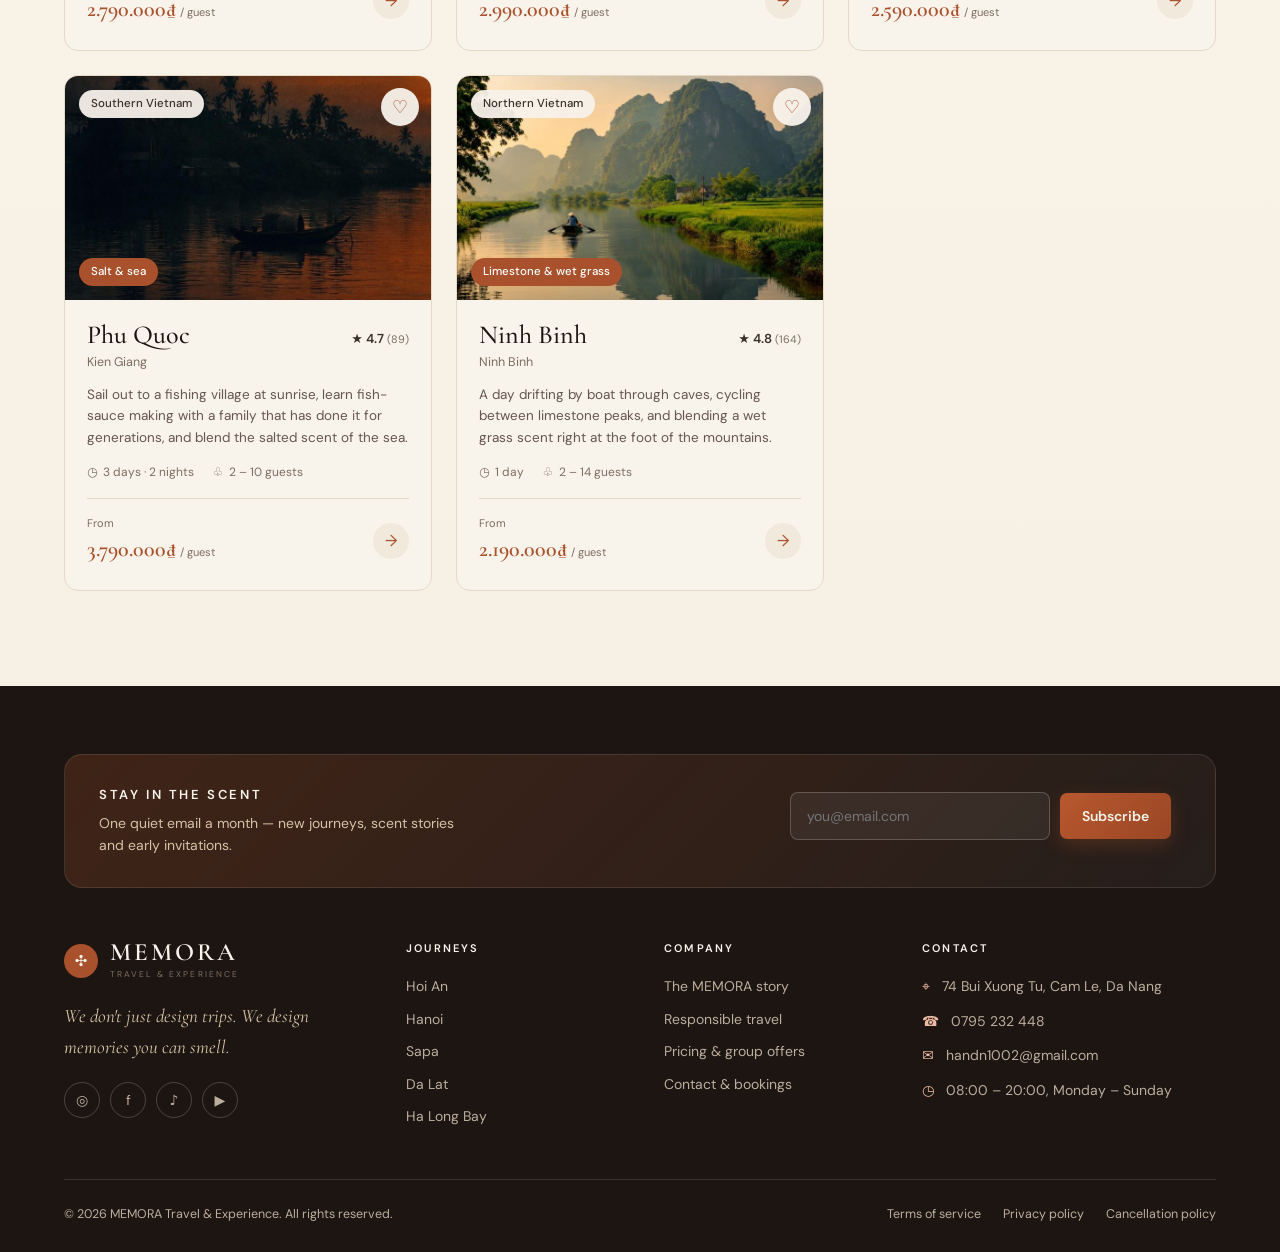
<file: memora-v5/journeys/index.html>
<!DOCTYPE html>
<html lang="en"><head><meta charset="UTF-8">
<meta name="viewport" content="width=device-width, initial-scale=1"><meta name="theme-color" content="#f8f3eb">
<title>Journeys — MEMORA Travel &amp; Experience</title>
<link rel="preconnect" href="https://fonts.googleapis.com"><link rel="preconnect" href="https://fonts.gstatic.com" crossorigin>
<link href="https://fonts.googleapis.com/css2?family=Cormorant+Garamond:ital,wght@0,500;0,600;0,700;1,500;1,600&family=DM+Sans:wght@400;500;600;700&display=swap" rel="stylesheet">
<script>try{if(!sessionStorage.getItem('memoraSeen'))document.documentElement.classList.add('pl')}catch(e){}</script>
<link rel="stylesheet" href="../assets/styles.css">
</head>
<body data-page="journeys" data-root="../">
<div class="preloader" id="preloader"><div class="pl-mark">✣</div><div class="pl-word">MEMORA</div><div class="pl-sub">TRAVEL &amp; EXPERIENCE</div><div class="pl-bar"><i></i></div></div><div class="cursor" id="cursor"></div><div class="progress" id="progress"></div><div id="siteHeader"><header class="site-header"><div class="container nav">
      <a class="brand" href="../index.html" aria-label="MEMORA home"><span class="brand-mark">✣</span><span><span class="brand-word">MEMORA</span><span class="brand-tag">TRAVEL &amp; EXPERIENCE</span></span></a>
      <nav class="nav-links" id="mainNav" aria-label="Main navigation">
        <a class="" href="../index.html">Home</a>
        <div class="has-mega"><a class="active" href="../journeys/index.html">Journeys <i class="caret">▾</i></a><div class="mega"><div class="mega-grid"><a class="mega-item" href="../contact/index.html?journey=hoi-an" data-quickview="hoi-an"><img src="../assets/img/hoi-an.jpg" alt="" loading="lazy"><span><b>Hoi An</b><small>Ancient wood</small></span></a><a class="mega-item" href="../contact/index.html?journey=hanoi" data-quickview="hanoi"><img src="../assets/img/hanoi.jpg" alt="" loading="lazy"><span><b>Hanoi</b><small>Green rice &amp; lotus</small></span></a><a class="mega-item" href="../contact/index.html?journey=sapa" data-quickview="sapa"><img src="../assets/img/sapa.jpg" alt="" loading="lazy"><span><b>Sapa</b><small>Pine &amp; mountain mist</small></span></a><a class="mega-item" href="../contact/index.html?journey=da-lat" data-quickview="da-lat"><img src="../assets/img/da-lat.jpg" alt="" loading="lazy"><span><b>Da Lat</b><small>Coffee &amp; pine</small></span></a><a class="mega-item" href="../contact/index.html?journey=ha-long" data-quickview="ha-long"><img src="../assets/img/ha-long.jpg" alt="" loading="lazy"><span><b>Ha Long Bay</b><small>Water &amp; stone moss</small></span></a><a class="mega-item" href="../contact/index.html?journey=hue" data-quickview="hue"><img src="../assets/img/hue.jpg" alt="" loading="lazy"><span><b>Hue</b><small>Incense &amp; the citadel</small></span></a><a class="mega-item" href="../contact/index.html?journey=phu-quoc" data-quickview="phu-quoc"><img src="../assets/img/phu-quoc.jpg" alt="" loading="lazy"><span><b>Phu Quoc</b><small>Salt &amp; sea</small></span></a><a class="mega-item" href="../contact/index.html?journey=ninh-binh" data-quickview="ninh-binh"><img src="../assets/img/ninh-binh.jpg" alt="" loading="lazy"><span><b>Ninh Binh</b><small>Limestone &amp; wet grass</small></span></a></div><a class="mega-all" href="../journeys/index.html">View all eight journeys →</a></div></div>
        <a class="" href="../about/index.html">About MEMORA</a>
        <a class="" href="../contact/index.html">Contact</a>
      </nav>
      <div class="nav-right"><button class="icon-btn" id="searchBtn" type="button" aria-label="Search (Ctrl K)">⌕<kbd>Ctrl K</kbd></button><a class="icon-btn wish" href="../journeys/index.html?saved=1" aria-label="Saved journeys">♡<span class="badge" id="wishCount" hidden>0</span></a><a class="nav-phone" href="tel:0795232448">♧ &nbsp;0795 232 448</a><a class="btn btn-primary" href="../contact/index.html">Book a tour <span>→</span></a><button class="menu-toggle" id="menuToggle" aria-label="Open navigation">☰</button></div>
    </div></header></div><main id="app">
<section class="journeys-hero"><div class="container"><div class="eyebrow">THE JOURNEYS</div><h1>Eight destinations, <em>eight different scents</em></h1><p>From the agarwood of Hoi An's old town to the salt of Phu Quoc — every journey has its own scent, its own story and its own film for you.</p></div></section>
      <section class="journeys-list-section"><div class="container"><div class="journey-filters"><div class="filter-pills" id="journeyFilters"><button class="filter-pill active" data-filter="All">All journeys</button><button class="filter-pill" data-filter="Northern Vietnam">Northern Vietnam</button><button class="filter-pill" data-filter="Central Vietnam">Central Vietnam</button><button class="filter-pill" data-filter="Southern Vietnam">Southern Vietnam</button></div><div class="filter-tools"><select class="sort-select" id="journeySort" aria-label="Sort journeys"><option value="featured">Sort: Featured</option><option value="price-asc">Price: low to high</option><option value="price-desc">Price: high to low</option><option value="rating">Top rated</option></select><input class="search-input" id="journeySearch" type="search" placeholder="Search a destination…" aria-label="Search journeys"></div></div><div class="journey-list-grid reveal" id="journeyGrid"><article class="tour-card" data-slug="hoi-an" data-region="Central Vietnam" data-price="2190000" data-rating="4.9" data-name="hoi an quang nam ancient wood"><a href="../contact/index.html?journey=hoi-an" data-quickview="hoi-an" aria-label="Explore Hoi An">
      <div class="tour-card-image"><img src="../assets/img/hoi-an.jpg" alt="Hoi An" loading="lazy"><span class="region-pill">Central Vietnam</span><span class="scent-pill">Ancient wood</span></div>
      <div class="tour-card-body"><div class="tour-card-title"><h3>Hoi An</h3><span class="tour-rating">★ 4.9 <small>(148)</small></span></div>
        <div class="tour-place">Quang Nam</div><p>Walk the mossy alleys at first light, step into an artisan&#x27;s carpentry workshop, then blend your own agarwood scent tied to the old town.</p>
        <div class="tour-meta"><span>◷ &nbsp;2 days · 1 night</span><span>♧ &nbsp;2 – 12 guests</span></div>
        <div class="tour-price-row"><div><small>From</small><strong>2.190.000₫<em> / guest</em></strong></div><span class="card-arrow">→</span></div>
      </div></a><button class="heart" type="button" data-heart="hoi-an" aria-label="Save Hoi An">♡</button></article><article class="tour-card" data-slug="hanoi" data-region="Northern Vietnam" data-price="2390000" data-rating="4.8" data-name="hanoi hanoi green rice &amp; lotus"><a href="../contact/index.html?journey=hanoi" data-quickview="hanoi" aria-label="Explore Hanoi">
      <div class="tour-card-image"><img src="../assets/img/hanoi.jpg" alt="Hanoi" loading="lazy"><span class="region-pill">Northern Vietnam</span><span class="scent-pill">Green rice &amp; lotus</span></div>
      <div class="tour-card-body"><div class="tour-card-title"><h3>Hanoi</h3><span class="tour-rating">★ 4.8 <small>(212)</small></span></div>
        <div class="tour-place">Hanoi</div><p>A morning in the old market, a pot of lotus tea by the lake, and a green rice perfume blended in a heritage house on Hang Ma Street.</p>
        <div class="tour-meta"><span>◷ &nbsp;1.5 days</span><span>♧ &nbsp;2 – 10 guests</span></div>
        <div class="tour-price-row"><div><small>From</small><strong>2.390.000₫<em> / guest</em></strong></div><span class="card-arrow">→</span></div>
      </div></a><button class="heart" type="button" data-heart="hanoi" aria-label="Save Hanoi">♡</button></article><article class="tour-card" data-slug="sapa" data-region="Northern Vietnam" data-price="3190000" data-rating="4.9" data-name="sapa lao cai pine &amp; mountain mist"><a href="../contact/index.html?journey=sapa" data-quickview="sapa" aria-label="Explore Sapa">
      <div class="tour-card-image"><img src="../assets/img/sapa.jpg" alt="Sapa" loading="lazy"><span class="region-pill">Northern Vietnam</span><span class="scent-pill">Pine &amp; mountain mist</span></div>
      <div class="tour-card-body"><div class="tour-card-title"><h3>Sapa</h3><span class="tour-rating">★ 4.9 <small>(96)</small></span></div>
        <div class="tour-place">Lao Cai</div><p>Sleep in a H&#x27;Mong village, walk through pine forest in the mist, and bring home a scent that is cold, clear and entirely mountain.</p>
        <div class="tour-meta"><span>◷ &nbsp;3 days · 2 nights</span><span>♧ &nbsp;2 – 8 guests</span></div>
        <div class="tour-price-row"><div><small>From</small><strong>3.190.000₫<em> / guest</em></strong></div><span class="card-arrow">→</span></div>
      </div></a><button class="heart" type="button" data-heart="sapa" aria-label="Save Sapa">♡</button></article><article class="tour-card" data-slug="da-lat" data-region="Southern Vietnam" data-price="2790000" data-rating="4.9" data-name="da lat lam dong coffee &amp; pine"><a href="../contact/index.html?journey=da-lat" data-quickview="da-lat" aria-label="Explore Da Lat">
      <div class="tour-card-image"><img src="../assets/img/da-lat.jpg" alt="Da Lat" loading="lazy"><span class="region-pill">Southern Vietnam</span><span class="scent-pill">Coffee &amp; pine</span></div>
      <div class="tour-card-body"><div class="tour-card-title"><h3>Da Lat</h3><span class="tour-rating">★ 4.9 <small>(187)</small></span></div>
        <div class="tour-place">Lam Dong</div><p>Pick coffee with farmers in the morning, blend scent in a wooden house on the pine hill in the afternoon, then watch a short film about yourself at night.</p>
        <div class="tour-meta"><span>◷ &nbsp;2 days · 1 night</span><span>♧ &nbsp;2 – 10 guests</span></div>
        <div class="tour-price-row"><div><small>From</small><strong>2.790.000₫<em> / guest</em></strong></div><span class="card-arrow">→</span></div>
      </div></a><button class="heart" type="button" data-heart="da-lat" aria-label="Save Da Lat">♡</button></article><article class="tour-card" data-slug="ha-long" data-region="Northern Vietnam" data-price="2990000" data-rating="4.8" data-name="ha long bay quang ninh water &amp; stone moss"><a href="../contact/index.html?journey=ha-long" data-quickview="ha-long" aria-label="Explore Ha Long Bay">
      <div class="tour-card-image"><img src="../assets/img/ha-long.jpg" alt="Ha Long Bay" loading="lazy"><span class="region-pill">Northern Vietnam</span><span class="scent-pill">Water &amp; stone moss</span></div>
      <div class="tour-card-body"><div class="tour-card-title"><h3>Ha Long Bay</h3><span class="tour-rating">★ 4.8 <small>(133)</small></span></div>
        <div class="tour-place">Quang Ninh</div><p>Sleep on the bay, kayak into sheltered rock hollows, and blend a stone-moss scent on the boat deck at sunset.</p>
        <div class="tour-meta"><span>◷ &nbsp;1.5 days</span><span>♧ &nbsp;2 – 12 guests</span></div>
        <div class="tour-price-row"><div><small>From</small><strong>2.990.000₫<em> / guest</em></strong></div><span class="card-arrow">→</span></div>
      </div></a><button class="heart" type="button" data-heart="ha-long" aria-label="Save Ha Long Bay">♡</button></article><article class="tour-card" data-slug="hue" data-region="Central Vietnam" data-price="2590000" data-rating="4.8" data-name="hue thua thien hue incense &amp; the citadel"><a href="../contact/index.html?journey=hue" data-quickview="hue" aria-label="Explore Hue">
      <div class="tour-card-image"><img src="../assets/img/hue.jpg" alt="Hue" loading="lazy"><span class="region-pill">Central Vietnam</span><span class="scent-pill">Incense &amp; the citadel</span></div>
      <div class="tour-card-body"><div class="tour-card-title"><h3>Hue</h3><span class="tour-rating">★ 4.8 <small>(121)</small></span></div>
        <div class="tour-place">Thua Thien Hue</div><p>Hear Nguyen dynasty stories inside the Imperial City, learn incense making from the artisans of Thuy Xuan village, and bring home the scent of a dynasty.</p>
        <div class="tour-meta"><span>◷ &nbsp;2 days · 1 night</span><span>♧ &nbsp;2 – 12 guests</span></div>
        <div class="tour-price-row"><div><small>From</small><strong>2.590.000₫<em> / guest</em></strong></div><span class="card-arrow">→</span></div>
      </div></a><button class="heart" type="button" data-heart="hue" aria-label="Save Hue">♡</button></article><article class="tour-card" data-slug="phu-quoc" data-region="Southern Vietnam" data-price="3790000" data-rating="4.7" data-name="phu quoc kien giang salt &amp; sea"><a href="../contact/index.html?journey=phu-quoc" data-quickview="phu-quoc" aria-label="Explore Phu Quoc">
      <div class="tour-card-image"><img src="../assets/img/phu-quoc.jpg" alt="Phu Quoc" loading="lazy"><span class="region-pill">Southern Vietnam</span><span class="scent-pill">Salt &amp; sea</span></div>
      <div class="tour-card-body"><div class="tour-card-title"><h3>Phu Quoc</h3><span class="tour-rating">★ 4.7 <small>(89)</small></span></div>
        <div class="tour-place">Kien Giang</div><p>Sail out to a fishing village at sunrise, learn fish-sauce making with a family that has done it for generations, and blend the salted scent of the sea.</p>
        <div class="tour-meta"><span>◷ &nbsp;3 days · 2 nights</span><span>♧ &nbsp;2 – 10 guests</span></div>
        <div class="tour-price-row"><div><small>From</small><strong>3.790.000₫<em> / guest</em></strong></div><span class="card-arrow">→</span></div>
      </div></a><button class="heart" type="button" data-heart="phu-quoc" aria-label="Save Phu Quoc">♡</button></article><article class="tour-card" data-slug="ninh-binh" data-region="Northern Vietnam" data-price="2190000" data-rating="4.8" data-name="ninh binh ninh binh limestone &amp; wet grass"><a href="../contact/index.html?journey=ninh-binh" data-quickview="ninh-binh" aria-label="Explore Ninh Binh">
      <div class="tour-card-image"><img src="../assets/img/ninh-binh.jpg" alt="Ninh Binh" loading="lazy"><span class="region-pill">Northern Vietnam</span><span class="scent-pill">Limestone &amp; wet grass</span></div>
      <div class="tour-card-body"><div class="tour-card-title"><h3>Ninh Binh</h3><span class="tour-rating">★ 4.8 <small>(164)</small></span></div>
        <div class="tour-place">Ninh Binh</div><p>A day drifting by boat through caves, cycling between limestone peaks, and blending a wet grass scent right at the foot of the mountains.</p>
        <div class="tour-meta"><span>◷ &nbsp;1 day</span><span>♧ &nbsp;2 – 14 guests</span></div>
        <div class="tour-price-row"><div><small>From</small><strong>2.190.000₫<em> / guest</em></strong></div><span class="card-arrow">→</span></div>
      </div></a><button class="heart" type="button" data-heart="ninh-binh" aria-label="Save Ninh Binh">♡</button></article></div><p class="no-results" id="journeyEmpty" hidden>No journeys match your search yet. Try another destination.</p></div></section>
    </main><div id="siteFooter"><footer class="footer"><div class="container">
      <div class="newsletter"><div><h4>Stay in the scent</h4><p>One quiet email a month — new journeys, scent stories and early invitations.</p></div><form id="newsForm"><input type="email" required placeholder="you@email.com" aria-label="Email address"><button class="btn btn-primary" type="submit">Subscribe</button><span class="news-msg" id="newsMsg"></span></form></div>
      <div class="footer-grid">
        <div><a class="brand" href="../index.html"><span class="brand-mark">✣</span><span><span class="brand-word">MEMORA</span><span class="brand-tag">TRAVEL &amp; EXPERIENCE</span></span></a>
          <p class="footer-intro">We don't just design trips. We design memories you can smell.</p>
          <div class="socials"><a href="../journeys/index.html#instagram" aria-label="Instagram">◎</a><a href="../journeys/index.html#facebook" aria-label="Facebook">f</a><a href="../journeys/index.html#tiktok" aria-label="TikTok">♪</a><a href="../journeys/index.html#youtube" aria-label="YouTube">▶</a></div>
        </div>
        <div><h4>Journeys</h4><div class="footer-links"><a href="../contact/index.html?journey=hoi-an">Hoi An</a><a href="../contact/index.html?journey=hanoi">Hanoi</a><a href="../contact/index.html?journey=sapa">Sapa</a><a href="../contact/index.html?journey=da-lat">Da Lat</a><a href="../contact/index.html?journey=ha-long">Ha Long Bay</a></div></div>
        <div><h4>Company</h4><div class="footer-links"><a href="../about/index.html">The MEMORA story</a><a href="../about/index.html#principles">Responsible travel</a><a href="../index.html#pricing">Pricing &amp; group offers</a><a href="../contact/index.html">Contact &amp; bookings</a></div></div>
        <div><h4>Contact</h4><div class="contact-lines">
          <div class="contact-line"><span class="ico">⌖</span><span>74 Bui Xuong Tu, Cam Le, Da Nang</span></div>
          <div class="contact-line"><span class="ico">☎</span><a href="tel:0795232448">0795 232 448</a></div>
          <div class="contact-line"><span class="ico">✉</span><a href="mailto:handn1002@gmail.com">handn1002@gmail.com</a></div>
          <div class="contact-line"><span class="ico">◷</span><span>08:00 – 20:00, Monday – Sunday</span></div>
        </div></div>
      </div>
      <div class="footer-bottom"><span>© 2026 MEMORA Travel &amp; Experience. All rights reserved.</span><div class="footer-legal"><a href="../contact/index.html#policies">Terms of service</a><a href="../contact/index.html#policies">Privacy policy</a><a href="../contact/index.html#policies">Cancellation policy</a></div></div>
    </div></footer></div><div id="siteChat"><div class="chat-panel" id="chatPanel" aria-live="polite" hidden><div class="chat-head"><div><strong>MEMORA assistant</strong><small>English · Vietnamese · 08:00–20:00</small></div><button class="chat-close" id="chatClose" aria-label="Close chat">×</button></div><div class="chat-body" id="chatBody"><div class="chat-msg">Hello! Welcome to MEMORA. How can we help you plan a journey or choose a scent?</div><div class="chat-msg">Xin chào! MEMORA có thể hỗ trợ bạn tìm hiểu hành trình và đặt tour.</div></div><form class="chat-form" id="chatForm"><input id="chatInput" placeholder="Write a message…" aria-label="Write a message"><button type="submit">Send</button></form></div><button class="chat-launch" id="chatLaunch" aria-label="Open MEMORA assistant">♧</button></div><button class="to-top" id="toTop" aria-label="Back to top">↑</button><div class="modal" id="tourModal" hidden><div class="modal-backdrop" data-close></div><div class="modal-card" role="dialog" aria-modal="true" aria-labelledby="mTitle"><button class="modal-x" data-close aria-label="Close">×</button><div class="modal-img"><img id="mImg" alt=""><span class="scent-pill" id="mScent"></span></div><div class="modal-body"><div class="tour-place" id="mPlace"></div><h3 id="mTitle"></h3><div class="tour-rating" id="mRating"></div><p id="mDesc"></p><ul class="modal-list"><li>Local guide and photographer for the whole journey</li><li>Perfume workshop with a local artisan</li><li>Short film and photo set delivered in 5–7 days</li></ul><div class="tour-meta" id="mMeta"></div><div class="season"><small>BEST TIME TO GO</small><div class="months" id="mMonths"></div></div><div class="modal-foot"><div><small>From</small><strong id="mPrice"></strong></div><div class="modal-actions"><button class="btn btn-outline" id="mSave" type="button">♡ Save</button><a class="btn btn-primary" id="mBook" href="#">Book this journey <span>→</span></a></div></div></div></div></div><div class="cmdk" id="cmdk" hidden><div class="cmdk-back" data-cmdk-close></div><div class="cmdk-box" role="dialog" aria-label="Search"><input id="cmdkInput" placeholder="Search journeys, pages, scents…" autocomplete="off" aria-label="Search"><ul id="cmdkList"></ul><div class="cmdk-foot"><span>↑↓ navigate</span><span>↵ open</span><span>esc close</span></div></div></div>
<div class="lightbox" id="lightbox" hidden><button class="lb-x" data-lb-close aria-label="Close">×</button><button class="lb-nav prev" id="lbPrev" aria-label="Previous">←</button><figure><img id="lbImg" alt=""><figcaption id="lbCap"></figcaption></figure><button class="lb-nav next" id="lbNext" aria-label="Next">→</button></div>
<div class="mobile-bar"><a href="tel:0795232448">☎ Call</a><a class="btn btn-primary" href="../contact/index.html">Book a tour →</a></div>
<script>window.MEMORA_TOURS={"hoi-an": {"name": "Hoi An", "region": "Central Vietnam", "scent": "Ancient wood", "place": "Quang Nam", "desc": "Walk the mossy alleys at first light, step into an artisan's carpentry workshop, then blend your own agarwood scent tied to the old town.", "dur": "2 days \u00b7 1 night", "guests": "2 \u2013 12 guests", "price": 2190000, "rating": "4.9", "n": "148", "img": "hoi-an.jpg", "best": [2, 3, 4, 5]}, "hanoi": {"name": "Hanoi", "region": "Northern Vietnam", "scent": "Green rice & lotus", "place": "Hanoi", "desc": "A morning in the old market, a pot of lotus tea by the lake, and a green rice perfume blended in a heritage house on Hang Ma Street.", "dur": "1.5 days", "guests": "2 \u2013 10 guests", "price": 2390000, "rating": "4.8", "n": "212", "img": "hanoi.jpg", "best": [3, 4, 9, 10, 11]}, "sapa": {"name": "Sapa", "region": "Northern Vietnam", "scent": "Pine & mountain mist", "place": "Lao Cai", "desc": "Sleep in a H'Mong village, walk through pine forest in the mist, and bring home a scent that is cold, clear and entirely mountain.", "dur": "3 days \u00b7 2 nights", "guests": "2 \u2013 8 guests", "price": 3190000, "rating": "4.9", "n": "96", "img": "sapa.jpg", "best": [3, 4, 5, 9, 10]}, "da-lat": {"name": "Da Lat", "region": "Southern Vietnam", "scent": "Coffee & pine", "place": "Lam Dong", "desc": "Pick coffee with farmers in the morning, blend scent in a wooden house on the pine hill in the afternoon, then watch a short film about yourself at night.", "dur": "2 days \u00b7 1 night", "guests": "2 \u2013 10 guests", "price": 2790000, "rating": "4.9", "n": "187", "img": "da-lat.jpg", "best": [11, 12, 1, 2, 3]}, "ha-long": {"name": "Ha Long Bay", "region": "Northern Vietnam", "scent": "Water & stone moss", "place": "Quang Ninh", "desc": "Sleep on the bay, kayak into sheltered rock hollows, and blend a stone-moss scent on the boat deck at sunset.", "dur": "1.5 days", "guests": "2 \u2013 12 guests", "price": 2990000, "rating": "4.8", "n": "133", "img": "ha-long.jpg", "best": [3, 4, 5, 9, 10, 11]}, "hue": {"name": "Hue", "region": "Central Vietnam", "scent": "Incense & the citadel", "place": "Thua Thien Hue", "desc": "Hear Nguyen dynasty stories inside the Imperial City, learn incense making from the artisans of Thuy Xuan village, and bring home the scent of a dynasty.", "dur": "2 days \u00b7 1 night", "guests": "2 \u2013 12 guests", "price": 2590000, "rating": "4.8", "n": "121", "img": "hue.jpg", "best": [1, 2, 3, 4]}, "phu-quoc": {"name": "Phu Quoc", "region": "Southern Vietnam", "scent": "Salt & sea", "place": "Kien Giang", "desc": "Sail out to a fishing village at sunrise, learn fish-sauce making with a family that has done it for generations, and blend the salted scent of the sea.", "dur": "3 days \u00b7 2 nights", "guests": "2 \u2013 10 guests", "price": 3790000, "rating": "4.7", "n": "89", "img": "phu-quoc.jpg", "best": [11, 12, 1, 2, 3, 4]}, "ninh-binh": {"name": "Ninh Binh", "region": "Northern Vietnam", "scent": "Limestone & wet grass", "place": "Ninh Binh", "desc": "A day drifting by boat through caves, cycling between limestone peaks, and blending a wet grass scent right at the foot of the mountains.", "dur": "1 day", "guests": "2 \u2013 14 guests", "price": 2190000, "rating": "4.8", "n": "164", "img": "ninh-binh.jpg", "best": [3, 4, 5, 6, 9, 10, 11]}};</script>
<script src="../assets/app.js"></script>
</body></html>
</file>
<file: memora-v5/assets/styles.css>
:root{
  --bg:#f8f3eb;--bg2:#f1e9dc;--bg3:#e5d9c5;--line:#e5d9c5;
  --ink:#1d1511;--ink2:#3a302a;--muted:#655750;--soft:#7d6e62;
  --rust:#a9512c;--rust-d:#8f4223;--rust-l:#f5ddd1;--peach:#ebbba3;
  --sage:#e6ebd9;--sage-d:#2f3722;--gold:#c99a2e;
  --serif:'Cormorant Garamond',Georgia,'Times New Roman',serif;
  --sans:'DM Sans',ui-sans-serif,system-ui,-apple-system,'Segoe UI',Roboto,sans-serif;
  --r:10px;
}
*{box-sizing:border-box;margin:0;padding:0}
html{scroll-behavior:smooth;scroll-padding-top:84px}
body{font-family:var(--sans);background:var(--bg);color:var(--ink);line-height:1.6;-webkit-font-smoothing:antialiased}
img{display:block;max-width:100%}
a{color:inherit;text-decoration:none}
button,input,select,textarea{font:inherit;color:inherit}
button{cursor:pointer;background:none;border:0}
h1,h2,h3{font-family:var(--serif);font-weight:500;line-height:1.12;color:var(--ink)}
em{font-style:italic;color:var(--rust)}
.container{width:100%;max-width:1200px;margin:0 auto;padding:0 24px}

/* shared */
.eyebrow{display:flex;align-items:center;gap:12px;font-size:11px;font-weight:600;letter-spacing:.22em;text-transform:uppercase;color:var(--rust);margin-bottom:18px}
.eyebrow::before{content:"";width:28px;height:1px;background:var(--rust)}
.center-heading .eyebrow,.pricing-heading .eyebrow,.testimonials-heading .eyebrow{justify-content:center}
.section-title,.pricing-heading h2,.testimonials-heading h2,.center-heading h2,.timeline-intro h2,.faq-copy h2,.workshop-copy h2,.story-copy h2{font-size:clamp(2rem,3.6vw,2.9rem)}
.section-intro{max-width:620px;margin-top:16px;color:var(--muted);font-size:15px}
.btn{display:inline-flex;align-items:center;justify-content:center;gap:8px;border-radius:7px;padding:12px 22px;font-size:14px;font-weight:600;white-space:nowrap;transition:.25s}
.btn-primary{background:var(--rust);color:var(--bg)}
.btn-primary:hover{background:var(--rust-d)}
.btn-outline{border:1px solid #bcae9f;color:var(--ink2)}
.btn-outline:hover{border-color:var(--rust);color:var(--rust)}
section{padding:88px 0}
.breadcrumbs{display:flex;gap:10px;font-size:13px;color:var(--soft);margin-bottom:22px}
.breadcrumbs a:hover{color:var(--rust)}

/* header */
.site-header{position:sticky;top:0;z-index:50;background:rgba(248,243,235,.95);backdrop-filter:blur(12px);border-bottom:1px solid var(--line)}
.nav{display:flex;align-items:center;justify-content:space-between;gap:24px;height:68px}
.brand{display:flex;align-items:center;gap:12px}
.brand-mark{display:flex;align-items:center;justify-content:center;width:34px;height:34px;border-radius:50%;background:var(--rust);color:var(--bg);font-size:15px}
.brand-word{display:block;font-family:var(--serif);font-size:25px;font-weight:600;letter-spacing:.12em;line-height:1}
.brand-tag{display:block;font-size:8.5px;letter-spacing:.24em;color:var(--soft);margin-top:3px}
.nav-links{display:flex;gap:36px}
.nav-links a{position:relative;font-size:14px;font-weight:500;color:var(--ink2);padding:6px 0;transition:.2s}
.nav-links a:hover,.nav-links a.active{color:var(--rust)}
.nav-links a.active::after{content:"";position:absolute;left:0;right:0;bottom:-2px;height:1.5px;background:var(--rust)}
.nav-right{display:flex;align-items:center;gap:20px}
.nav-phone{font-size:13px;color:var(--muted)}
.nav-right .btn{padding:9px 18px}
.menu-toggle{display:none;width:40px;height:40px;border:1px solid var(--bg3);border-radius:7px;font-size:18px}

/* home hero */
.home-hero{position:relative;min-height:min(92vh,820px);display:flex;align-items:flex-end;padding:120px 0 0;color:#fff;background:linear-gradient(90deg,rgba(20,12,8,.88) 0%,rgba(20,12,8,.55) 55%,rgba(20,12,8,.2) 100%),url(img/hero.jpg) center top/cover}
.hero-inner{position:relative;padding-bottom:0}
.home-eyebrow{display:inline-block;border:1px solid rgba(255,255,255,.35);border-radius:99px;padding:6px 16px;font-size:11px;letter-spacing:.2em;color:#f1e9dc;margin-bottom:28px}
.home-hero h1{color:#fff;font-size:clamp(2.8rem,6vw,4.6rem);max-width:760px}
.home-hero h1 em{color:var(--peach)}
.home-hero p{max-width:600px;margin-top:24px;color:#e5d9c5;font-size:16px}
.home-actions{display:flex;flex-wrap:wrap;gap:14px;margin-top:34px}
.home-hero .btn-outline{border-color:rgba(255,255,255,.4);color:#fff}
.home-hero .btn-outline:hover{border-color:#fff;color:#fff;background:rgba(255,255,255,.08)}
.hero-proof{display:grid;grid-template-columns:repeat(3,1fr);gap:24px;margin-top:64px;padding:26px 0 30px;border-top:1px solid rgba(255,255,255,.18)}
.proof-item{display:flex;gap:14px;align-items:flex-start}
.proof-icon{display:flex;align-items:center;justify-content:center;width:38px;height:38px;border-radius:50%;background:rgba(255,255,255,.12);color:var(--peach);flex:none}
.proof-item b{display:block;font-size:14px;font-weight:600}
.proof-item small{color:#bcae9f;font-size:12.5px}

/* workshop */
.workshop-section{background:var(--sage)}
.workshop-grid,.story-grid{display:grid;grid-template-columns:1fr 1fr;gap:72px;align-items:center}
.workshop-copy p,.story-copy p{margin-top:18px;color:var(--muted);font-size:15px}
.workshop-copy h2{margin-bottom:6px}
.ingredient-box{margin:28px 0 30px;background:var(--bg);border:1px solid var(--bg3);border-radius:var(--r);padding:20px}
.ingredient-title{font-size:10.5px;letter-spacing:.2em;color:var(--soft);margin-bottom:12px}
.ingredient-pills{display:flex;flex-wrap:wrap;gap:8px}
.ingredient-pill{border:1px solid #aebd88;background:#f4f6ee;border-radius:99px;padding:5px 12px;font-size:12.5px;color:var(--sage-d)}
.ingredient-pill span{color:var(--muted)}
.workshop-photo,.story-photo{position:relative;border-radius:var(--r);overflow:hidden;height:560px}
.workshop-photo img,.story-photo img{width:100%;height:100%;object-fit:cover;object-position:top}
.formula-card{position:absolute;left:20px;right:20px;bottom:20px;display:flex;gap:14px;align-items:center;background:rgba(248,243,235,.94);border-radius:var(--r);padding:16px 20px}
.formula-mark{display:flex;align-items:center;justify-content:center;width:36px;height:36px;border-radius:50%;background:var(--rust-l);color:var(--rust);flex:none}
.formula-card small{display:block;font-size:10px;letter-spacing:.2em;color:var(--soft)}
.formula-card strong{display:block;font-family:var(--serif);font-size:21px;font-weight:600}
.formula-card span:last-child{font-size:12px;color:var(--muted)}

/* story */
.story-photo{height:520px}
.delivery-note{position:absolute;right:-1px;bottom:34px;background:var(--bg);border-radius:var(--r) 0 0 var(--r);padding:16px 20px;max-width:210px;box-shadow:0 6px 24px rgba(0,0,0,.12)}
.delivery-note strong{display:block;font-family:var(--serif);font-size:30px;color:var(--rust);font-weight:500}
.delivery-note span{font-size:12px;color:var(--muted);line-height:1.4;display:block}
.story-points{display:grid;grid-template-columns:repeat(3,1fr);gap:12px;margin-top:30px}
.story-point{background:var(--bg2);border-radius:var(--r);padding:16px}
.point-icon{display:flex;align-items:center;justify-content:center;width:34px;height:34px;border-radius:50%;background:var(--bg);color:var(--rust);margin-bottom:10px}
.story-point b{display:block;font-size:13.5px}
.story-point small{font-size:12px;color:var(--soft)}

/* how */
.how-section,.about-how{background:var(--bg2)}
.steps-grid{display:grid;grid-template-columns:repeat(3,1fr);gap:24px;margin-top:44px}
.step-card{background:var(--bg);border:1px solid var(--line);border-radius:var(--r);overflow:hidden}
.step-image{position:relative;height:256px;overflow:hidden}
.step-image img{width:100%;height:100%;object-fit:cover;transition:transform .7s}
.step-card:hover .step-image img{transform:scale(1.05)}
.step-image::after{content:"";position:absolute;inset:0;background:linear-gradient(to top,rgba(20,12,8,.6),transparent 55%)}
.step-no{position:absolute;top:14px;right:18px;z-index:2;font-family:var(--serif);font-size:34px;color:rgba(255,255,255,.7)}
.step-label{position:absolute;left:22px;bottom:16px;z-index:2;font-size:11px;font-weight:600;letter-spacing:.2em;color:#fff}
.step-copy{padding:24px}
.step-copy h3{font-size:22px;line-height:1.25}
.step-copy p{margin-top:10px;font-size:14px;color:var(--muted)}

/* featured / tour cards */
.featured-section{background:var(--bg)}
.section-head-row{display:flex;justify-content:space-between;align-items:flex-end;gap:24px}
.strip-actions{display:flex;gap:10px}
.round-arrow{width:44px;height:44px;border:1px solid #bcae9f;border-radius:50%;font-size:18px;color:var(--ink2);transition:.2s}
.round-arrow:hover{background:var(--rust);border-color:var(--rust);color:#fff}
.tour-strip{display:flex;gap:24px;margin-top:44px;overflow-x:auto;scroll-snap-type:x mandatory;padding-bottom:14px;scrollbar-width:none}
.tour-strip::-webkit-scrollbar{display:none}
.tour-strip .tour-card{flex:0 0 calc((100% - 48px)/3);scroll-snap-align:start}
.tour-card{background:var(--bg);border:1px solid var(--line);border-radius:var(--r);overflow:hidden;transition:.4s}
.tour-card:hover{transform:translateY(-4px);border-color:#de9272;box-shadow:0 14px 30px rgba(60,30,15,.08)}
.tour-card a{display:block}
.tour-card-image{position:relative;height:224px;overflow:hidden}
.tour-card-image img{width:100%;height:100%;object-fit:cover;transition:transform .7s}
.tour-card:hover .tour-card-image img{transform:scale(1.05)}
.region-pill,.scent-pill{position:absolute;border-radius:99px;font-size:11.5px;font-weight:500;padding:5px 12px}
.region-pill{top:14px;left:14px;background:rgba(248,243,235,.94);color:var(--ink2)}
.scent-pill{left:14px;bottom:14px;background:var(--rust);color:#fff}
.tour-card-body{padding:20px 22px 22px}
.tour-card-title{display:flex;justify-content:space-between;align-items:baseline;gap:10px}
.tour-card-title h3{font-size:26px}
.tour-rating{font-size:13px;font-weight:600;color:var(--ink2);white-space:nowrap}
.tour-rating small{font-weight:400;color:var(--soft)}
.tour-place{font-size:12.5px;color:var(--soft);margin-top:2px}
.tour-card-body p{margin-top:12px;font-size:13.5px;color:var(--muted);display:-webkit-box;-webkit-line-clamp:3;-webkit-box-orient:vertical;overflow:hidden}
.tour-meta{display:flex;flex-wrap:wrap;gap:6px 18px;margin-top:14px;font-size:12px;color:var(--soft)}
.tour-price-row{display:flex;justify-content:space-between;align-items:center;margin-top:16px;padding-top:16px;border-top:1px solid var(--line)}
.tour-price-row small{display:block;font-size:11px;color:var(--soft)}
.tour-price-row strong{font-family:var(--serif);font-size:22px;font-weight:600;color:var(--rust)}
.tour-price-row em{font-family:var(--sans);font-size:11px;color:var(--soft);font-style:normal;font-weight:400}
.card-arrow{display:flex;align-items:center;justify-content:center;width:36px;height:36px;border-radius:50%;background:var(--bg2);color:var(--rust);transition:.3s}
.tour-card:hover .card-arrow{background:var(--rust);color:#fff}

/* process */
.process-section{background:var(--sage-d);color:var(--bg)}
.process-section h2,.process-section .section-title{color:var(--bg)}
.process-section h2 em{color:var(--peach)}
.process-section .eyebrow{color:#cdd7b4}.process-section .eyebrow::before{background:#cdd7b4}
.process-section .section-intro{color:#cdd7b4}
.process-grid{display:grid;grid-template-columns:repeat(4,1fr);gap:20px;margin-top:44px}
.process-card{background:rgba(255,255,255,.06);border:1px solid rgba(255,255,255,.12);border-radius:var(--r);padding:26px}
.process-top{display:flex;justify-content:space-between;align-items:center;margin-bottom:20px}
.process-no{font-family:var(--serif);font-size:34px;color:var(--peach)}
.process-icon{display:flex;align-items:center;justify-content:center;width:38px;height:38px;border-radius:50%;background:rgba(255,255,255,.1);color:#cdd7b4}
.process-card h3{font-size:21px;color:var(--bg);line-height:1.25}
.process-card p{margin-top:10px;font-size:13.5px;color:#cdd7b4}
.stats-row{display:grid;grid-template-columns:repeat(4,1fr);gap:20px;margin-top:56px;padding-top:40px;border-top:1px solid rgba(255,255,255,.15);text-align:center}
.stat strong{display:block;font-family:var(--serif);font-size:44px;font-weight:500;color:var(--bg)}
.stat span{font-size:13px;color:#cdd7b4}

/* pricing */
.pricing-section{background:var(--bg)}
.pricing-heading{text-align:center;max-width:640px;margin:0 auto}
.pricing-heading p{margin-top:16px;color:var(--muted);font-size:15px}
.package-grid{display:grid;grid-template-columns:repeat(4,1fr);gap:20px;margin-top:52px;align-items:stretch}
.package-card{position:relative;display:flex;flex-direction:column;background:#fbf8f2;border:1px solid var(--line);border-radius:var(--r);padding:30px 26px}
.package-card.popular{background:var(--ink);color:var(--bg);border-color:var(--ink);transform:translateY(-10px)}
.popular-tag{position:absolute;top:-12px;left:50%;transform:translateX(-50%);background:var(--gold);color:#fff;border-radius:99px;padding:4px 14px;font-size:10.5px;font-weight:700;letter-spacing:.14em;white-space:nowrap}
.package-name{font-family:var(--serif);font-size:26px;font-weight:600}
.package-price{font-family:var(--serif);font-size:32px;color:var(--rust);margin-top:6px}
.popular .package-price{color:var(--peach)}
.package-usd{font-size:12px;color:var(--soft)}
.package-tagline{margin-top:10px;font-size:13.5px;font-style:italic;color:var(--muted)}
.popular .package-tagline,.popular .package-usd{color:#bcae9f}
.package-divider{height:1px;background:var(--line);margin:22px 0}
.popular .package-divider{background:rgba(255,255,255,.18)}
.package-features{list-style:none;flex:1;display:grid;gap:12px;font-size:13.5px;color:var(--ink2)}
.popular .package-features{color:#e5d9c5}
.package-features li{position:relative;padding-left:22px}
.package-features li::before{content:"✓";position:absolute;left:0;color:var(--rust);font-weight:700}
.popular .package-features li::before{color:var(--peach)}
.package-cta{display:block;text-align:center;margin-top:28px;border:1px solid #bcae9f;border-radius:7px;padding:12px;font-size:14px;font-weight:600;transition:.25s}
.package-cta:hover{border-color:var(--rust);color:var(--rust)}
.popular .package-cta{background:var(--rust);border-color:var(--rust);color:#fff}
.popular .package-cta:hover{background:var(--rust-d);color:#fff}

/* testimonials */
.testimonials-section{background:var(--bg2)}
.testimonials-heading{text-align:center}
.testimonial-grid{display:grid;grid-template-columns:repeat(4,1fr);gap:20px;margin-top:48px}
.testimonial-card{display:flex;flex-direction:column;background:var(--bg);border:1px solid var(--line);border-radius:var(--r);padding:26px}
.stars{color:var(--gold);letter-spacing:3px;font-size:14px}
.testimonial-card blockquote{flex:1;margin:16px 0 22px;font-family:var(--serif);font-size:18.5px;line-height:1.4;color:var(--ink2)}
.testimonial-person{display:flex;align-items:center;gap:12px;padding-top:18px;border-top:1px solid var(--line)}
.avatar{display:flex;align-items:center;justify-content:center;width:38px;height:38px;border-radius:50%;background:var(--rust);color:#fff;font-weight:600;flex:none}
.testimonial-person strong{display:block;font-size:13.5px}
.testimonial-person small{font-size:11.5px;color:var(--soft)}

/* faq */
.faq-section{background:var(--bg)}
.faq-grid{display:grid;grid-template-columns:5fr 7fr;gap:72px;align-items:start}
.faq-copy p{margin-top:18px;color:var(--muted);font-size:15px}
.support-hours{display:inline-flex;gap:10px;margin-top:24px;background:var(--bg2);border-radius:99px;padding:9px 18px;font-size:13px;color:var(--ink2)}
.faq-list{display:grid;gap:12px}
.faq-item{background:#fbf8f2;border:1px solid var(--line);border-radius:var(--r)}
.faq-question{width:100%;display:flex;justify-content:space-between;align-items:center;gap:16px;padding:18px 22px;text-align:left;font-size:15px;font-weight:600}
.faq-toggle{display:flex;align-items:center;justify-content:center;width:28px;height:28px;border-radius:50%;background:var(--bg2);color:var(--muted);flex:none;transition:.3s}
.faq-item.open .faq-toggle{background:var(--rust);color:#fff}
.faq-answer{max-height:0;overflow:hidden;opacity:0;padding:0 22px;font-size:14px;color:var(--muted);transition:max-height .45s ease,opacity .3s,padding .3s}
.faq-item.open .faq-answer{max-height:260px;opacity:1;padding:0 22px 20px}

/* bottom cta */
.bottom-cta,.about-cta{position:relative;padding:84px 0;color:#fff;background:linear-gradient(rgba(25,14,8,.72),rgba(25,14,8,.72)),url(img/cta-river.jpg) center/cover}
.about-cta{background:linear-gradient(rgba(25,14,8,.72),rgba(25,14,8,.72)),url(../assets/img/cta-river.jpg) center/cover}
.bottom-cta-inner{display:flex;justify-content:space-between;align-items:center;gap:32px;flex-wrap:wrap}
.bottom-cta h2,.about-cta h2{color:#fff;font-size:clamp(1.9rem,3.4vw,2.8rem);max-width:640px}
.bottom-cta-actions{display:flex;gap:14px;flex-wrap:wrap}
.bottom-cta .btn-outline,.about-cta .btn-outline{border-color:rgba(255,255,255,.5);color:#fff}
.bottom-cta .btn-outline:hover,.about-cta .btn-outline:hover{background:rgba(255,255,255,.1);color:#fff;border-color:#fff}

/* footer */
.footer{background:var(--ink);color:#bcae9f;padding:68px 0 28px}
.footer .brand-word{color:var(--bg)}
.footer-grid{display:grid;grid-template-columns:1.4fr 1fr 1fr 1.4fr;gap:48px}
.footer-intro{margin:20px 0;font-family:var(--serif);font-size:19px;font-style:italic;color:#d4c3a6;max-width:280px}
.socials{display:flex;gap:10px}
.socials a{display:flex;align-items:center;justify-content:center;width:36px;height:36px;border-radius:50%;border:1px solid rgba(255,255,255,.2);font-size:14px;transition:.2s}
.socials a:hover{background:var(--rust);border-color:var(--rust);color:#fff}
.footer h4{font-family:var(--sans);font-size:11px;letter-spacing:.2em;text-transform:uppercase;color:var(--bg);margin-bottom:18px;font-weight:600}
.footer-links{display:grid;gap:10px;font-size:14px}
.footer a:hover{color:var(--peach)}
.contact-lines{display:grid;gap:12px;font-size:14px}
.contact-line{display:flex;gap:12px}
.contact-line .ico{color:var(--peach)}
.footer-bottom{display:flex;justify-content:space-between;flex-wrap:wrap;gap:12px;margin-top:52px;padding-top:24px;border-top:1px solid rgba(255,255,255,.12);font-size:12.5px}
.footer-legal{display:flex;gap:22px}

/* chat */
#siteChat{position:fixed;right:24px;bottom:24px;z-index:60}
.chat-launch{width:56px;height:56px;border-radius:50%;background:var(--rust);color:#fff;font-size:22px;box-shadow:0 8px 24px rgba(60,30,15,.3);transition:.2s}
.chat-launch:hover{background:var(--rust-d)}
.chat-panel{position:absolute;right:0;bottom:70px;width:340px;max-width:calc(100vw - 48px);background:var(--bg);border:1px solid var(--line);border-radius:14px;box-shadow:0 18px 50px rgba(30,15,8,.25);overflow:hidden}
.chat-panel[hidden]{display:none}
.chat-head{display:flex;justify-content:space-between;align-items:center;background:var(--rust);color:#fff;padding:14px 18px}
.chat-head strong{display:block;font-size:14px}.chat-head small{font-size:11px;opacity:.85}
.chat-close{color:#fff;font-size:22px;line-height:1}
.chat-body{height:260px;overflow-y:auto;padding:16px;display:flex;flex-direction:column;gap:10px}
.chat-msg{max-width:86%;background:var(--bg2);border-radius:12px 12px 12px 3px;padding:10px 14px;font-size:13.5px}
.chat-msg.me{align-self:flex-end;background:var(--rust);color:#fff;border-radius:12px 12px 3px 12px}
.chat-form{display:flex;gap:8px;padding:12px;border-top:1px solid var(--line)}
.chat-form input{flex:1;border:1px solid var(--bg3);border-radius:7px;padding:9px 12px;background:#fff;font-size:13.5px}
.chat-form button{background:var(--rust);color:#fff;border-radius:7px;padding:0 16px;font-size:13px;font-weight:600}

/* journeys page */
.journeys-hero{padding:92px 0 56px;background:var(--bg2)}
.journeys-hero h1{font-size:clamp(2.6rem,5vw,4rem);max-width:760px}
.journeys-hero p{max-width:620px;margin-top:20px;color:var(--muted);font-size:16px}
.journeys-list-section{padding:48px 0 96px}
.journey-filters{display:flex;justify-content:space-between;align-items:center;gap:20px;flex-wrap:wrap;margin-bottom:36px}
.filter-pills{display:flex;gap:10px;flex-wrap:wrap}
.filter-pill{border:1px solid #bcae9f;border-radius:99px;padding:8px 18px;font-size:13.5px;font-weight:500;color:var(--ink2);transition:.2s}
.filter-pill:hover{border-color:var(--rust);color:var(--rust)}
.filter-pill.active{background:var(--rust);border-color:var(--rust);color:#fff}
.search-input{width:260px;max-width:100%;border:1px solid var(--bg3);border-radius:99px;background:#fff;padding:10px 18px;font-size:14px;outline:none}
.search-input:focus{border-color:var(--rust)}
.journey-list-grid{display:grid;grid-template-columns:repeat(3,1fr);gap:24px}
.no-results{margin-top:32px;text-align:center;color:var(--muted)}

/* about */
.about-hero{padding:80px 0 96px}
.about-hero-grid{display:grid;grid-template-columns:1fr 1fr;gap:64px;align-items:center}
.about-copy h1{font-size:clamp(2.6rem,4.8vw,4rem)}
.about-copy p{margin-top:20px;color:var(--muted);font-size:15.5px}
.about-copy p strong{color:var(--ink)}
.about-actions{display:flex;gap:14px;flex-wrap:wrap;margin-top:32px}
.about-collage{display:grid;grid-template-columns:1fr 1fr;gap:14px}
.about-collage img{width:100%;height:210px;object-fit:cover;border-radius:var(--r)}
.about-collage .collage-wide{grid-column:1/-1;height:300px}
.principles-section{background:var(--bg2)}
.center-heading{text-align:center;max-width:640px;margin:0 auto}
.center-heading p{margin-top:16px;color:var(--muted);font-size:15px}
.principle-grid{display:grid;grid-template-columns:repeat(4,1fr);gap:20px;margin-top:48px}
.principle-card{background:var(--bg);border:1px solid var(--line);border-radius:var(--r);padding:28px 24px}
.principle-icon{display:flex;align-items:center;justify-content:center;width:44px;height:44px;border-radius:50%;background:var(--rust-l);color:var(--rust);margin-bottom:20px;font-size:18px}
.principle-card h3{font-size:22px;line-height:1.2}
.principle-card p{margin-top:12px;font-size:14px;color:var(--muted)}
.timeline-grid{display:grid;grid-template-columns:5fr 7fr;gap:72px;align-items:start}
.timeline-intro p{margin-top:18px;color:var(--muted);font-size:15px}
.timeline-list{display:grid;gap:0;border-left:1px solid var(--bg3)}
.timeline-item{display:grid;grid-template-columns:96px 1fr;gap:18px;padding:0 0 36px 32px;position:relative}
.timeline-item::before{content:"";position:absolute;left:-6px;top:10px;width:11px;height:11px;border-radius:50%;background:var(--rust)}
.timeline-item:last-child{padding-bottom:0}
.timeline-year{font-family:var(--serif);font-size:32px;color:var(--rust);line-height:1.1}
.timeline-item h3{font-size:23px}
.timeline-item p{margin-top:8px;font-size:14.5px;color:var(--muted)}
.journey-link{font-size:14px;font-weight:600;color:var(--rust);white-space:nowrap}
.journey-link:hover{color:var(--rust-d)}

/* contact */
.contact-hero{padding:80px 0 56px;background:var(--bg2)}
.contact-hero h1{font-size:clamp(2.6rem,5vw,4rem)}
.contact-hero p{max-width:620px;margin-top:20px;color:var(--muted);font-size:16px}
.contact-metrics{display:grid;grid-template-columns:repeat(3,minmax(0,200px));gap:16px;margin-top:36px}
.metric-card{background:var(--bg);border:1px solid var(--line);border-radius:var(--r);padding:18px}
.metric-icon{color:var(--rust);font-size:18px;margin-bottom:6px}
.metric-card strong{display:block;font-family:var(--serif);font-size:28px;font-weight:600}
.metric-card span{font-size:12.5px;color:var(--soft)}
.contact-form-section{padding:56px 0 88px}
.contact-layout{display:grid;grid-template-columns:7fr 5fr;gap:40px;align-items:start}
.form-panel{background:#fbf8f2;border:1px solid var(--line);border-radius:14px;padding:36px}
.form-panel h2{font-size:32px}
.form-panel>p{margin:6px 0 26px;font-size:13.5px;color:var(--soft)}
.form-grid{display:grid;grid-template-columns:1fr 1fr;gap:18px}
.field{display:grid;gap:6px;align-content:start}
.field.full{grid-column:1/-1}
.field label{font-size:13px;font-weight:600;color:var(--ink2)}
.required{color:var(--rust)}
.field input,.field select,.field textarea{width:100%;border:1px solid var(--bg3);border-radius:8px;background:#fff;padding:11px 14px;font-size:14px;outline:none;transition:.2s}
.field input:focus,.field select:focus,.field textarea:focus{border-color:var(--rust);box-shadow:0 0 0 3px rgba(169,81,44,.12)}
.field textarea{min-height:120px;resize:vertical}
.field-hint{text-align:right;font-size:11.5px;color:var(--soft)}
.consent{display:flex;gap:10px;align-items:flex-start;margin-top:22px;font-size:13px;color:var(--muted);cursor:pointer}
.consent input{margin-top:3px;accent-color:var(--rust)}
.form-submit-row{display:flex;align-items:center;gap:18px;flex-wrap:wrap;margin-top:26px}
.form-feedback{font-size:13.5px;font-weight:500}
.form-feedback.ok{color:#3f6b2a}.form-feedback.err{color:#b3261e}
.contact-side{display:grid;gap:16px}
.contact-info-card{display:flex;gap:16px;align-items:flex-start;background:#fbf8f2;border:1px solid var(--line);border-radius:var(--r);padding:18px 20px}
.contact-info-icon{display:flex;align-items:center;justify-content:center;width:40px;height:40px;border-radius:50%;background:var(--rust-l);color:var(--rust);flex:none}
.contact-info-card small{display:block;font-size:10.5px;letter-spacing:.2em;color:var(--soft)}
.contact-info-card strong{display:block;font-size:15px}
.contact-info-card strong a:hover{color:var(--rust)}
.contact-info-card span:last-child{font-size:12.5px;color:var(--muted)}
.map-panel{border:1px solid var(--line);border-radius:var(--r);overflow:hidden;background:#fbf8f2}
.map-panel iframe{display:block;width:100%;height:230px;border:0}
.map-caption{display:flex;justify-content:space-between;gap:12px;padding:12px 16px;font-size:12.5px;color:var(--muted)}
.map-caption a{color:var(--rust);font-weight:600}
.international-panel{background:var(--sage);border-radius:var(--r);padding:22px}
.international-panel .eyebrow{margin-bottom:10px;color:var(--sage-d)}.international-panel .eyebrow::before{background:var(--sage-d)}
.international-panel p{font-size:14px;color:var(--sage-d)}
.policies-section{padding:64px 0;background:var(--bg2)}
.policies-section h2{font-size:34px;margin-bottom:28px}
.policy-grid{display:grid;grid-template-columns:repeat(3,1fr);gap:20px}
.policy-grid article{background:var(--bg);border:1px solid var(--line);border-radius:var(--r);padding:24px}
.policy-grid h3{font-size:22px}.policy-grid p{margin-top:10px;font-size:14px;color:var(--muted)}

/* responsive */
@media(max-width:1060px){
  .nav-links{gap:24px}.nav-phone{display:none}
  .tour-strip .tour-card{flex-basis:calc((100% - 24px)/2)}
  .package-grid,.testimonial-grid,.process-grid,.principle-grid{grid-template-columns:repeat(2,1fr)}
  .package-card.popular{transform:none}
  .journey-list-grid{grid-template-columns:repeat(2,1fr)}
  .footer-grid{grid-template-columns:1fr 1fr}
}
@media(max-width:860px){
  section{padding:64px 0}
  .menu-toggle{display:flex;align-items:center;justify-content:center}
  .nav-right .btn{display:none}
  .nav-links{display:none;position:absolute;top:68px;left:0;right:0;flex-direction:column;gap:0;background:var(--bg);border-bottom:1px solid var(--line);padding:8px 24px 16px;box-shadow:0 12px 24px rgba(0,0,0,.08)}
  .nav-links.open{display:flex}
  .nav-links a{padding:13px 0;border-bottom:1px solid var(--line)}
  .nav-links a.active::after{display:none}
  .nav{position:relative}
  .hero-proof{grid-template-columns:1fr;gap:16px;margin-top:40px}
  .workshop-grid,.story-grid,.faq-grid,.timeline-grid,.about-hero-grid,.contact-layout{grid-template-columns:1fr;gap:40px}
  .story-photo{order:-1;height:400px}.workshop-photo{height:440px}
  .steps-grid{grid-template-columns:1fr}
  .stats-row{grid-template-columns:repeat(2,1fr)}
  .policy-grid{grid-template-columns:1fr}
  .section-head-row{flex-direction:column;align-items:flex-start}
}
@media(max-width:600px){
  .container{padding:0 18px}
  .tour-strip .tour-card{flex-basis:86%}
  .package-grid,.testimonial-grid,.process-grid,.principle-grid,.journey-list-grid,.footer-grid,.form-grid,.contact-metrics{grid-template-columns:1fr}
  .story-points{grid-template-columns:1fr}
  .form-panel{padding:24px 20px}
  .timeline-item{grid-template-columns:1fr;gap:6px}
  .journey-filters{flex-direction:column;align-items:stretch}.search-input{width:100%}
  .footer-bottom,.footer-legal{flex-direction:column}
}

/* ===== v4 polish ===== */
:root{--shadow-s:0 2px 10px rgba(60,30,15,.06);--shadow-m:0 14px 36px rgba(60,30,15,.10);--shadow-l:0 24px 60px rgba(40,20,10,.18);--gold2:#d9b25c}
body{background:linear-gradient(180deg,#faf5ec,#f6efe3)}
::selection{background:var(--rust);color:#fff}
.progress{position:fixed;top:0;left:0;height:3px;width:0;background:linear-gradient(90deg,var(--rust),var(--gold2));z-index:100;transition:width .1s}
.site-header{transition:box-shadow .3s,background .3s}
.site-header.scrolled{box-shadow:0 8px 30px rgba(40,20,10,.08);background:rgba(250,245,236,.88)}
.site-header.scrolled .nav{height:60px}
.nav{transition:height .3s}
.btn{box-shadow:0 1px 0 rgba(255,255,255,.2) inset}
.btn-primary{background:linear-gradient(135deg,#b8582f,#9a4624);box-shadow:0 6px 18px rgba(169,81,44,.28)}
.btn-primary:hover{transform:translateY(-2px);box-shadow:0 10px 24px rgba(169,81,44,.38);background:linear-gradient(135deg,#a9512c,#8a3d20)}
.btn span{transition:transform .25s}.btn:hover span{transform:translateX(4px)}

/* reveal on scroll */
.reveal{opacity:0;transform:translateY(28px);transition:opacity .8s ease,transform .8s ease}
.reveal.in{opacity:1;transform:none}
.step-card.reveal-child,.tour-card{will-change:transform}
@media(prefers-reduced-motion:reduce){.reveal{opacity:1;transform:none;transition:none}}

/* hero */
.home-hero{background:linear-gradient(100deg,rgba(18,10,6,.9) 0%,rgba(18,10,6,.6) 50%,rgba(18,10,6,.15) 100%),url(img/hero.jpg) center top/cover;overflow:hidden}
.home-hero::before{content:"";position:absolute;inset:0;background:radial-gradient(60% 50% at 80% 30%,rgba(217,178,92,.18),transparent 70%);pointer-events:none}
.home-hero h1{text-shadow:0 2px 30px rgba(0,0,0,.35);animation:rise 1s .1s both}
.home-eyebrow{backdrop-filter:blur(6px);background:rgba(255,255,255,.06);animation:rise 1s both}
.home-hero p,.home-actions{animation:rise 1s .3s both}
.hero-proof{backdrop-filter:blur(8px);background:linear-gradient(180deg,transparent,rgba(0,0,0,.25));animation:rise 1s .5s both}
@keyframes rise{from{opacity:0;transform:translateY(22px)}to{opacity:1;transform:none}}

/* section rhythm */
.eyebrow{color:var(--rust)}
.section-title em,.workshop-copy h2 em,.story-copy h2 em{background:linear-gradient(transparent 70%,rgba(217,178,92,.28) 0)}
.workshop-photo,.story-photo{box-shadow:var(--shadow-l);border-radius:16px}
.workshop-photo img,.story-photo img{transition:transform 1.2s}
.workshop-photo:hover img,.story-photo:hover img{transform:scale(1.04)}
.formula-card,.delivery-note{backdrop-filter:blur(10px)}
.ingredient-box{box-shadow:var(--shadow-s)}
.ingredient-pill{transition:.2s}.ingredient-pill:hover{background:var(--sage-d);color:#fff;border-color:var(--sage-d)}.ingredient-pill:hover span{color:#cdd7b4}
.step-card,.tour-card,.principle-card,.process-card,.testimonial-card,.package-card,.policy-grid article{transition:transform .4s,box-shadow .4s,border-color .4s}
.step-card:hover,.principle-card:hover,.testimonial-card:hover{transform:translateY(-6px);box-shadow:var(--shadow-m)}
.tour-card{cursor:pointer;border-radius:14px}
.tour-card:hover{box-shadow:var(--shadow-m)}
.tour-card::after{content:"Quick view";position:absolute;top:14px;right:14px;opacity:0;transform:translateY(-6px);transition:.3s;background:rgba(29,21,17,.8);color:#fff;font-size:11px;padding:5px 12px;border-radius:99px;pointer-events:none}
.tour-card{position:relative}.tour-card:hover::after{opacity:1;transform:none}
.package-card.popular{box-shadow:var(--shadow-l);background:linear-gradient(160deg,#2b1d16,#1a110d)}
.package-card:not(.popular):hover{transform:translateY(-6px);box-shadow:var(--shadow-m);border-color:#de9272}
.process-section{background:linear-gradient(160deg,#2f3722,#232a19)}
.stat strong{background:linear-gradient(180deg,#fff,#cdd7b4);-webkit-background-clip:text;background-clip:text;color:transparent}
.testimonial-card blockquote::before{content:"“";display:block;font-size:48px;line-height:.6;color:var(--peach)}
.faq-item{transition:.3s}.faq-item.open{box-shadow:var(--shadow-m);border-color:#de9272;background:#fff}
.bottom-cta,.about-cta{background-attachment:fixed}
@media(max-width:860px){.bottom-cta,.about-cta{background-attachment:scroll}}

/* currency toggle */
.currency-toggle{display:inline-flex;margin-top:24px;background:var(--bg2);border-radius:99px;padding:4px}
.currency-toggle button{padding:8px 20px;border-radius:99px;font-size:13px;font-weight:600;color:var(--muted);transition:.25s}
.currency-toggle button.active{background:var(--rust);color:#fff;box-shadow:0 4px 12px rgba(169,81,44,.3)}

/* journeys tools */
.filter-tools{display:flex;gap:12px;flex-wrap:wrap}
.sort-select{border:1px solid var(--bg3);border-radius:99px;background:#fff;padding:10px 18px;font-size:14px;outline:none;cursor:pointer}
.sort-select:focus{border-color:var(--rust)}
.result-count{font-size:13px;color:var(--soft);margin-bottom:18px}

/* quick view modal */
.modal{position:fixed;inset:0;z-index:90;display:flex;align-items:center;justify-content:center;padding:20px}
.modal[hidden]{display:none}
.modal-backdrop{position:absolute;inset:0;background:rgba(20,12,8,.65);backdrop-filter:blur(4px);animation:fade .3s}
.modal-card{position:relative;display:grid;grid-template-columns:1fr 1fr;width:100%;max-width:880px;max-height:92vh;overflow:auto;background:var(--bg);border-radius:18px;box-shadow:var(--shadow-l);animation:pop .35s}
.modal-img{position:relative;min-height:380px}.modal-img img{position:absolute;inset:0;width:100%;height:100%;object-fit:cover}
.modal-body{padding:34px 32px}
.modal-body h3{font-size:38px;margin:2px 0 6px}
.modal-body>p{margin-top:14px;color:var(--muted);font-size:14.5px}
.modal-list{list-style:none;margin:18px 0;display:grid;gap:8px;font-size:13.5px;color:var(--ink2)}
.modal-list li::before{content:"✓";color:var(--rust);font-weight:700;margin-right:10px}
.modal-foot{display:flex;justify-content:space-between;align-items:center;gap:14px;margin-top:24px;padding-top:20px;border-top:1px solid var(--line)}
.modal-foot small{display:block;font-size:11px;color:var(--soft)}.modal-foot strong{font-family:var(--serif);font-size:28px;color:var(--rust)}
.modal-x{position:absolute;top:12px;right:14px;z-index:3;width:36px;height:36px;border-radius:50%;background:rgba(248,243,235,.95);font-size:22px;line-height:1}
@keyframes fade{from{opacity:0}}@keyframes pop{from{opacity:0;transform:translateY(20px) scale(.97)}}
@media(max-width:700px){.modal-card{grid-template-columns:1fr}.modal-img{min-height:220px}}

/* booking estimate */
.estimate{display:flex;justify-content:space-between;align-items:center;gap:16px;flex-wrap:wrap;margin-top:24px;padding:18px 22px;border-radius:12px;background:linear-gradient(135deg,var(--sage),#f4f6ee);border:1px solid #cdd7b4}
.estimate small{display:block;font-size:10.5px;letter-spacing:.2em;color:var(--sage-d)}
.estimate strong{font-family:var(--serif);font-size:30px;color:var(--sage-d)}
.estimate span{max-width:300px;font-size:12.5px;color:var(--sage-d)}
.success-card{text-align:center;padding:30px 10px}
.success-card .tick{display:flex;align-items:center;justify-content:center;width:68px;height:68px;margin:0 auto 18px;border-radius:50%;background:var(--sage);color:#3f6b2a;font-size:30px}
.success-card h2{font-size:34px}.success-card p{margin:10px auto 0;max-width:420px;color:var(--muted);font-size:14.5px}
.success-card code{display:inline-block;margin-top:16px;padding:6px 16px;border-radius:99px;background:var(--bg2);font-size:13px;letter-spacing:.1em}

/* floating helpers */
.to-top{position:fixed;left:24px;bottom:24px;z-index:55;width:46px;height:46px;border-radius:50%;background:var(--ink);color:#fff;font-size:18px;box-shadow:var(--shadow-m);opacity:0;pointer-events:none;transform:translateY(10px);transition:.3s}
.to-top.show{opacity:1;pointer-events:auto;transform:none}
.to-top:hover{background:var(--rust)}
.chat-launch{animation:pulse 2.8s infinite}
@keyframes pulse{0%{box-shadow:0 0 0 0 rgba(169,81,44,.45)}70%{box-shadow:0 0 0 16px rgba(169,81,44,0)}100%{box-shadow:0 0 0 0 rgba(169,81,44,0)}}
.chat-chips{display:flex;flex-wrap:wrap;gap:6px;padding:0 16px 12px}
.chat-chips button{border:1px solid var(--bg3);background:#fff;border-radius:99px;padding:5px 12px;font-size:12px;color:var(--rust);transition:.2s}
.chat-chips button:hover{background:var(--rust);color:#fff;border-color:var(--rust)}
.modal-foot strong{white-space:nowrap}.modal-foot .per{font-family:var(--sans);font-size:12px;color:var(--soft);font-style:normal}

/* ===== v5 : world-class layer ===== */
html{--header-h:68px}
body{animation:pagein .6s both}
body.leaving{opacity:0;transition:opacity .25s}
@keyframes pagein{from{opacity:0}}

/* preloader */
.preloader{display:none;position:fixed;inset:0;z-index:200;background:#17100c;color:var(--bg);flex-direction:column;align-items:center;justify-content:center;gap:10px;transition:opacity .7s,visibility .7s}
.pl .preloader{display:flex}
.preloader.done{opacity:0;visibility:hidden}
.pl-mark{width:56px;height:56px;border-radius:50%;background:var(--rust);display:flex;align-items:center;justify-content:center;font-size:24px;animation:spin 2.4s linear infinite}
.pl-word{font-family:var(--serif);font-size:44px;letter-spacing:.3em;margin-left:.3em;animation:rise 1s both}
.pl-sub{font-size:10px;letter-spacing:.4em;color:#bda57f}
.pl-bar{width:160px;height:2px;background:rgba(255,255,255,.12);margin-top:22px;overflow:hidden}
.pl-bar i{display:block;height:100%;width:0;background:linear-gradient(90deg,var(--rust),var(--gold2));animation:load 1.3s ease forwards}
@keyframes load{to{width:100%}}@keyframes spin{to{transform:rotate(360deg)}}

/* cursor */
.cursor{position:fixed;top:0;left:0;z-index:300;width:34px;height:34px;margin:-17px 0 0 -17px;border:1.5px solid var(--rust);border-radius:50%;pointer-events:none;opacity:0;transition:width .25s,height .25s,margin .25s,background .25s,opacity .3s;mix-blend-mode:multiply}
.cursor.on{opacity:.8}
.cursor.big{width:64px;height:64px;margin:-32px 0 0 -32px;background:rgba(169,81,44,.12)}
@media(hover:none),(max-width:860px){.cursor{display:none}}

/* header: mega menu + icons */
.nav-links{align-items:center}
.has-mega{position:relative}
.has-mega>a{display:inline-flex;gap:6px;align-items:center}
.caret{font-style:normal;font-size:10px;transition:transform .3s}
.has-mega:hover .caret{transform:rotate(180deg)}
.mega{position:absolute;top:100%;left:50%;width:640px;margin-left:-320px;padding-top:18px;opacity:0;visibility:hidden;transform:translateY(8px);transition:.25s}
.has-mega:hover .mega,.has-mega:focus-within .mega{opacity:1;visibility:visible;transform:none}
.mega>*{background:#fffaf2}
.mega-grid{display:grid;grid-template-columns:repeat(2,1fr);gap:4px;padding:14px;border:1px solid var(--line);border-bottom:0;border-radius:16px 16px 0 0;box-shadow:var(--shadow-l)}
.mega-item{display:flex;align-items:center;gap:14px;padding:10px;border-radius:10px;transition:.2s}
.mega-item:hover{background:var(--bg2)}
.mega-item img{width:56px;height:56px;border-radius:10px;object-fit:cover}
.mega-item b{display:block;font-family:var(--serif);font-size:19px;font-weight:600;line-height:1.1}
.mega-item small{font-size:12px;color:var(--soft)}
.mega-all{display:block;padding:14px 24px;border:1px solid var(--line);border-top:1px solid var(--line);border-radius:0 0 16px 16px;font-size:13px;font-weight:600;color:var(--rust);box-shadow:var(--shadow-l)}
.nav-links .mega a.mega-item{padding:10px}
.nav-links .mega a::after{display:none}
.icon-btn{position:relative;display:inline-flex;align-items:center;gap:8px;height:38px;padding:0 12px;border:1px solid var(--bg3);border-radius:99px;font-size:16px;color:var(--ink2);transition:.2s}
.icon-btn:hover{border-color:var(--rust);color:var(--rust)}
.icon-btn kbd{font-family:var(--sans);font-size:10.5px;color:var(--soft);border:1px solid var(--bg3);border-radius:5px;padding:1px 5px}
.badge{position:absolute;top:-6px;right:-4px;min-width:18px;height:18px;padding:0 5px;border-radius:99px;background:var(--rust);color:#fff;font-size:10.5px;font-weight:700;display:flex;align-items:center;justify-content:center}
.badge[hidden]{display:none}
@media(max-width:1180px){.nav-phone,.icon-btn kbd{display:none}}

/* hero slider */
.home-hero{background:#14090500;min-height:100vh;min-height:100svh;padding-top:140px}
.hero-slides{position:absolute;inset:0;overflow:hidden}
.hero-slide{position:absolute;inset:0;background-size:cover;background-position:center top;opacity:0;transform:scale(1.08);transition:opacity 1.6s ease,transform 8s ease-out}
.hero-slide.on{opacity:1;transform:scale(1)}
.hero-slides::after{content:"";position:absolute;inset:0;background:linear-gradient(100deg,rgba(18,10,6,.9) 0%,rgba(18,10,6,.58) 52%,rgba(18,10,6,.2) 100%),linear-gradient(0deg,rgba(18,10,6,.7),transparent 40%)}
.home-hero::before{z-index:1}
.hero-inner{z-index:2;width:100%}
.hero-controls{position:absolute;z-index:3;right:max(24px,calc((100vw - 1200px)/2 + 24px));top:50%;display:flex;flex-direction:column;align-items:flex-end;gap:16px}
.hero-caption{font-size:12px;letter-spacing:.18em;text-transform:uppercase;color:#f1e9dc;text-shadow:0 1px 8px rgba(0,0,0,.5);transition:opacity .4s}
.hero-dots{display:flex;gap:8px}
.hero-dots button{width:34px;height:3px;background:rgba(255,255,255,.3);border-radius:2px;overflow:hidden;position:relative}
.hero-dots button.on::after{content:"";position:absolute;inset:0;background:#fff;transform-origin:left;animation:dot 6s linear forwards}
@keyframes dot{from{transform:scaleX(0)}to{transform:scaleX(1)}}
.scroll-cue{position:absolute;z-index:3;left:50%;bottom:118px;width:24px;height:40px;margin-left:-12px;border:1.5px solid rgba(255,255,255,.5);border-radius:14px}
.scroll-cue i{position:absolute;left:50%;top:8px;width:3px;height:8px;margin-left:-1.5px;border-radius:2px;background:#fff;animation:cue 1.8s infinite}
@keyframes cue{0%{opacity:0;transform:translateY(0)}30%{opacity:1}100%{opacity:0;transform:translateY(14px)}}
@media(max-width:860px){.hero-controls{top:auto;bottom:210px;right:18px}.scroll-cue{display:none}}

/* ticker */
.ticker{overflow:hidden;background:var(--ink);color:#d4c3a6;padding:18px 0;white-space:nowrap;border-top:1px solid rgba(255,255,255,.08)}
.ticker-track{display:inline-flex;gap:34px;animation:tick 40s linear infinite}
.ticker:hover .ticker-track{animation-play-state:paused}
.ticker span{font-family:var(--serif);font-size:24px;font-style:italic}
.ticker i{font-style:normal;color:var(--rust);align-self:center;font-size:14px}
@keyframes tick{to{transform:translateX(-50%)}}
.ticker-track{padding-left:34px}

/* scent lab */
.lab-section{background:radial-gradient(80% 90% at 85% 20%,#fbf0d4,transparent 60%),var(--bg)}
.lab-grid{display:grid;grid-template-columns:1.1fr .9fr;gap:64px;align-items:start}
.lab-copy>p{margin:18px 0 30px;color:var(--muted);font-size:15px;max-width:520px}
.lab-copy h2{font-size:clamp(2rem,3.6vw,2.9rem)}
.lab-layer{margin-bottom:22px}
.lab-layer h4{display:flex;align-items:center;gap:10px;font-family:var(--sans);font-size:14px;font-weight:600;margin-bottom:12px}
.lab-layer h4 span{display:flex;align-items:center;justify-content:center;width:24px;height:24px;border-radius:50%;background:var(--rust);color:#fff;font-size:12px}
.lab-layer h4 small{font-weight:400;color:var(--soft);font-size:12.5px}
.notes{display:flex;flex-wrap:wrap;gap:10px}
.note{display:inline-flex;align-items:center;gap:9px;border:1px solid var(--bg3);background:#fff;border-radius:99px;padding:8px 16px 8px 10px;font-size:13.5px;font-weight:500;transition:.25s}
.note i{width:16px;height:16px;border-radius:50%;box-shadow:inset 0 0 0 2px rgba(255,255,255,.5)}
.note:hover{border-color:var(--rust);transform:translateY(-2px)}
.note.on{background:var(--ink);color:#fff;border-color:var(--ink);box-shadow:0 8px 20px rgba(29,21,17,.25)}
.lab-name{display:grid;gap:8px;margin-top:26px;font-size:13px;font-weight:600}
.lab-name input{border:1px solid var(--bg3);border-radius:10px;padding:12px 16px;background:#fff;outline:none;font-size:15px;max-width:340px}
.lab-name input:focus{border-color:var(--rust)}
.lab-stage{position:sticky;top:96px;display:grid;justify-items:center;gap:22px;padding:34px;background:linear-gradient(160deg,#fffaf2,#f1e9dc);border:1px solid var(--line);border-radius:24px;box-shadow:var(--shadow-m)}
.bottle{width:min(240px,60%);filter:drop-shadow(0 24px 30px rgba(60,30,15,.25));animation:float 5s ease-in-out infinite}
@keyframes float{50%{transform:translateY(-8px)}}
.ly{transition:y .9s cubic-bezier(.2,.8,.2,1),height .9s cubic-bezier(.2,.8,.2,1),fill .6s}
.lab-result{text-align:center;display:grid;gap:6px;justify-items:center}
.lab-result small{font-size:10.5px;letter-spacing:.22em;color:var(--soft)}
.lab-result strong{font-family:var(--serif);font-size:30px;font-weight:600;color:var(--rust);line-height:1.1}
.lab-result span{font-size:13px;color:var(--muted);max-width:300px}
.lab-result .btn{margin-top:10px}
.lab-result .btn[hidden]{display:none}
@media(max-width:860px){.lab-grid{grid-template-columns:1fr;gap:40px}.lab-stage{position:static}}

/* gallery */
.gallery-section{background:var(--bg)}
.gallery-grid{display:grid;grid-template-columns:repeat(4,1fr);grid-auto-rows:220px;grid-auto-flow:dense;gap:14px;margin-top:44px}
.g-item{position:relative;overflow:hidden;border-radius:14px;cursor:zoom-in;padding:0}
.g-item img{width:100%;height:100%;object-fit:cover;transition:transform .9s cubic-bezier(.2,.8,.2,1)}
.g-item:hover img{transform:scale(1.08)}
.g-item span{position:absolute;left:0;right:0;bottom:0;padding:34px 16px 14px;text-align:left;font-size:12.5px;font-weight:500;color:#fff;background:linear-gradient(transparent,rgba(15,8,4,.75));opacity:0;transform:translateY(8px);transition:.35s}
.g-item:hover span{opacity:1;transform:none}
.g-wide{grid-column:span 2}.g-tall{grid-row:span 2}
@media(max-width:860px){.gallery-grid{grid-template-columns:repeat(2,1fr);grid-auto-rows:170px}}
.lightbox{position:fixed;inset:0;z-index:120;display:flex;align-items:center;justify-content:center;background:rgba(12,7,4,.94);animation:fade .3s}
.lightbox[hidden]{display:none}
.lightbox figure{max-width:min(1100px,86vw);text-align:center}
.lightbox img{max-height:80vh;max-width:100%;border-radius:10px;margin:0 auto;box-shadow:0 30px 80px rgba(0,0,0,.5)}
.lightbox figcaption{margin-top:16px;color:#d4c3a6;font-family:var(--serif);font-size:22px;font-style:italic}
.lb-x,.lb-nav{position:absolute;width:48px;height:48px;border-radius:50%;background:rgba(255,255,255,.1);color:#fff;font-size:22px;transition:.2s}
.lb-x:hover,.lb-nav:hover{background:var(--rust)}
.lb-x{top:22px;right:22px}.lb-nav.prev{left:22px}.lb-nav.next{right:22px}

/* hearts / card tilt / magnetic */
.heart{position:absolute;top:12px;right:12px;z-index:3;width:38px;height:38px;border-radius:50%;background:rgba(248,243,235,.95);color:var(--rust);font-size:18px;box-shadow:var(--shadow-s);transition:.25s}
.heart:hover{transform:scale(1.12)}
.heart.on{background:var(--rust);color:#fff;animation:beat .4s}
@keyframes beat{50%{transform:scale(1.3)}}
.tour-card::after{top:auto;right:14px;bottom:auto;top:176px}
.tour-card{transform:perspective(900px) rotateX(var(--rx,0deg)) rotateY(var(--ry,0deg))}
.tour-card:hover{transform:perspective(900px) rotateX(var(--rx,0deg)) rotateY(var(--ry,0deg)) translateY(-6px)}
.btn-primary,.btn-outline{transform:translate(var(--mx,0px),var(--my,0px))}
.btn-primary:hover{transform:translate(var(--mx,0px),calc(var(--my,0px) - 2px))}
[data-parallax]{transform:translateY(var(--py,0px)) scale(1.14);transition:transform .12s linear}
.workshop-photo:hover [data-parallax],.story-photo:hover [data-parallax]{transform:translateY(var(--py,0px)) scale(1.18)}

/* modal extras */
.season{margin-top:20px}
.season small{font-size:10.5px;letter-spacing:.2em;color:var(--soft)}
.months{display:grid;grid-template-columns:repeat(12,1fr);gap:4px;margin-top:8px}
.months span{height:30px;border-radius:6px;background:var(--bg2);display:flex;align-items:center;justify-content:center;font-size:10.5px;color:var(--soft);transition:.3s}
.months span.good{background:var(--rust);color:#fff;font-weight:600}
.modal-actions{display:flex;gap:10px;flex-wrap:wrap}
#mSave.on{background:var(--rust-l);border-color:var(--rust);color:var(--rust)}

/* command palette */
.cmdk{position:fixed;inset:0;z-index:130;display:flex;align-items:flex-start;justify-content:center;padding:12vh 20px 20px}
.cmdk[hidden]{display:none}
.cmdk-back{position:absolute;inset:0;background:rgba(20,12,8,.55);backdrop-filter:blur(5px);animation:fade .2s}
.cmdk-box{position:relative;width:100%;max-width:600px;background:#fffaf2;border-radius:18px;box-shadow:var(--shadow-l);overflow:hidden;animation:pop .25s}
.cmdk-box input{width:100%;border:0;border-bottom:1px solid var(--line);background:transparent;padding:20px 24px;font-size:17px;outline:none}
.cmdk-box ul{list-style:none;max-height:340px;overflow:auto;padding:8px}
.cmdk-box li{display:flex;align-items:center;gap:14px;padding:11px 14px;border-radius:10px;cursor:pointer;font-size:14.5px}
.cmdk-box li small{margin-left:auto;font-size:11.5px;color:var(--soft)}
.cmdk-box li .ic{display:flex;align-items:center;justify-content:center;width:30px;height:30px;border-radius:8px;background:var(--bg2);color:var(--rust);font-size:14px}
.cmdk-box li.sel{background:var(--rust-l)}
.cmdk-foot{display:flex;gap:18px;padding:10px 22px;border-top:1px solid var(--line);font-size:11.5px;color:var(--soft)}

/* newsletter + mobile bar */
.newsletter{display:flex;justify-content:space-between;align-items:center;gap:32px;flex-wrap:wrap;padding:30px 34px;margin-bottom:52px;border-radius:18px;background:linear-gradient(135deg,rgba(169,81,44,.25),rgba(255,255,255,.04));border:1px solid rgba(255,255,255,.1)}
.newsletter h4{margin-bottom:6px;font-size:13px}
.newsletter p{max-width:380px;font-size:14px;color:#d4c3a6}
.newsletter form{display:flex;gap:10px;flex-wrap:wrap;align-items:center}
.newsletter input{width:260px;max-width:100%;border:1px solid rgba(255,255,255,.2);background:rgba(255,255,255,.06);border-radius:8px;padding:12px 16px;color:#fff;outline:none;font-size:14px}
.newsletter input:focus{border-color:var(--peach)}
.news-msg{width:100%;font-size:13px;color:var(--peach)}
.mobile-bar{display:none}
@media(max-width:860px){
  .mobile-bar{position:fixed;left:0;right:0;bottom:0;z-index:58;display:flex;gap:12px;align-items:center;padding:10px 16px calc(10px + env(safe-area-inset-bottom));background:rgba(250,245,236,.96);backdrop-filter:blur(12px);border-top:1px solid var(--line)}
  .mobile-bar a:first-child{padding:12px 18px;border:1px solid var(--bg3);border-radius:7px;font-size:14px;font-weight:600}
  .mobile-bar .btn{flex:1}
  #siteChat{bottom:84px;right:16px}.to-top{bottom:84px;left:16px}
  body{padding-bottom:64px}
}

/* booking wizard */
.wizard-steps{list-style:none;display:flex;gap:10px;margin-bottom:30px}
.wizard-steps li{flex:1;display:flex;align-items:center;gap:10px;padding-bottom:12px;border-bottom:3px solid var(--bg3);font-size:13px;color:var(--soft);transition:.3s}
.wizard-steps li b{display:flex;align-items:center;justify-content:center;width:26px;height:26px;border-radius:50%;background:var(--bg2);font-size:12px}
.wizard-steps li.on,.wizard-steps li.done{border-color:var(--rust);color:var(--ink)}
.wizard-steps li.on b,.wizard-steps li.done b{background:var(--rust);color:#fff}
.wiz-pane{display:none;animation:rise .45s both}
.wiz-pane.on{display:block}
.wiz-nav{display:flex;align-items:center;gap:14px;flex-wrap:wrap;margin-top:28px}
.wiz-nav [hidden]{display:none}
.review{display:grid;gap:10px;margin-bottom:6px}
.review div{display:flex;justify-content:space-between;gap:16px;padding:12px 16px;background:#fff;border:1px solid var(--line);border-radius:10px;font-size:14px}
.review span{color:var(--soft)}.review b{text-align:right;font-weight:600}
.field input.bad,.field select.bad{border-color:#b3261e}
@media(max-width:600px){.wizard-steps li span{display:none}}
</file>
